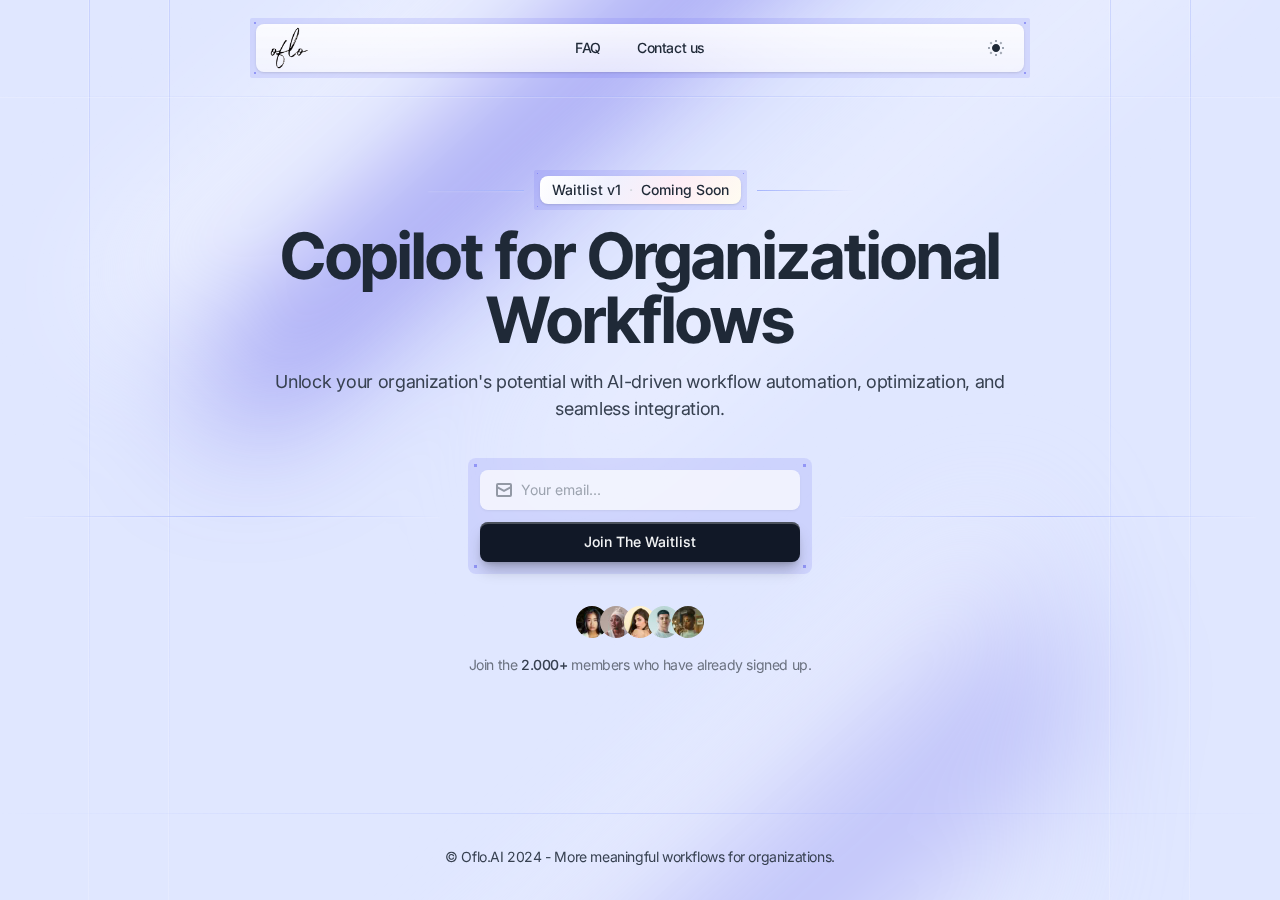
<file: index.html>
<!DOCTYPE html>
<html lang="en">
  <head>
    <meta charset="utf-8" />
    <title>Oflo.AI</title>
    <meta name="viewport" content="width=device-width,initial-scale=1" />
    <link href="./style.css" rel="stylesheet" />
    <script src="https://code.jquery.com/jquery-3.6.0.min.js"></script>
    <script src="js/components.js"></script>
    <script>
      if (
        localStorage.getItem("dark-mode") === "false" ||
        !("dark-mode" in localStorage)
      ) {
        document.querySelector("html").classList.remove("dark");
      } else {
        document.querySelector("html").classList.add("dark");
      }
    </script>
  </head>

  <body
    class="font-inter antialiased bg-indigo-100 text-gray-800 dark:bg-gray-900 dark:text-gray-200 tracking-tight"
  >
    <!-- Page wrapper -->
    <div
      class="relative flex flex-col min-h-screen overflow-hidden supports-[overflow:clip]:overflow-clip"
    >
      <!-- Bg coloured shapes -->
      <div
        class="absolute inset-y-0 w-[1102px] left-1/2 -translate-x-1/2 -z-10 pointer-events-none blur-3xl"
        aria-hidden="true"
      >
        <div
          class="absolute w-[960px] h-24 top-12 animate-[swing_8s_ease-in-out_infinite] before:absolute before:inset-0 before:rounded-tl-full before:rounded-br-full before:bg-gradient-to-b before:from-transparent before:to-transparent before:via-indigo-600 before:-rotate-[42deg]"
        ></div>
        <div
          class="absolute w-[960px] h-24 -top-12 -left-28 animate-[swing_15s_-1s_ease-in-out_infinite] before:absolute before:inset-0 before:rounded-tl-full before:rounded-br-full before:bg-gradient-to-b before:from-transparent before:to-transparent before:via-white dark:before:via-indigo-400 before:-rotate-[42deg]"
        ></div>
        <div
          class="absolute w-[960px] h-16 top-36 left-80 animate-[swing_7s_-2s_ease-in-out_infinite] before:absolute before:inset-0 before:rounded-tl-full before:rounded-br-full before:bg-gradient-to-b before:from-transparent before:to-transparent before:via-white dark:before:via-indigo-400 before:-rotate-[42deg]"
        ></div>
        <div
          class="absolute w-[960px] h-64 top-[820px] left-44 animate-[swing_10s_ease-in-out_infinite] before:absolute before:inset-0 before:rounded-tl-full before:rounded-br-full before:bg-gradient-to-b before:from-transparent before:to-transparent before:via-indigo-600/30 dark:before:via-indigo-400/30 before:-rotate-[42deg]"
        ></div>
        <div
          class="absolute w-[480px] h-12 top-[970px] left-[550px] animate-[swing_15s_-2s_ease-in-out_infinite] before:absolute before:inset-0 before:rounded-tl-full before:rounded-br-full before:bg-gradient-to-b before:from-transparent before:to-transparent before:via-white dark:before:via-indigo-950 before:-rotate-[42deg]"
        ></div>
        <div
          class="absolute w-[960px] h-16 top-[820px] left-24 animate-[swing_9s_-3s_ease-in-out_infinite] before:absolute before:inset-0 before:rounded-tl-full before:rounded-br-full before:bg-gradient-to-b before:from-transparent before:to-transparent before:via-white dark:before:via-indigo-900 before:-rotate-[42deg]"
        ></div>
      </div>

      <!-- Vertical lines -->
      <div
        class="absolute inset-y-0 w-[1102px] left-1/2 -translate-x-1/2 -z-10 pointer-events-none"
        aria-hidden="true"
      >
        <!-- Left side -->
        <div
          class="before:absolute before:inset-y-0 before:left-0 before:border-l before:[border-image:linear-gradient(to_bottom,theme(colors.indigo.300/.4),transparent)1] dark:before:[border-image:linear-gradient(to_bottom,theme(colors.indigo.300/.16),transparent)1] before:shadow-[-1px_0_0_0_theme(colors.white/.2)] dark:before:shadow-none after:absolute after:inset-y-0 after:left-20 after:border-l after:[border-image:linear-gradient(to_bottom,theme(colors.indigo.300/.4),transparent)1] dark:after:[border-image:linear-gradient(to_bottom,theme(colors.indigo.300/.16),transparent)1] after:shadow-[-1px_0_0_0_theme(colors.white/.2)] dark:after:shadow-none"
        ></div>
        <!-- Right side -->
        <div
          class="before:absolute before:inset-y-0 before:right-0 before:border-l before:[border-image:linear-gradient(to_bottom,theme(colors.indigo.300/.4),transparent)1] dark:before:[border-image:linear-gradient(to_bottom,theme(colors.indigo.300/.16),transparent)1] before:shadow-[-1px_0_0_0_theme(colors.white/.2)] dark:before:shadow-none after:absolute after:inset-y-0 after:right-20 after:border-l after:[border-image:linear-gradient(to_bottom,theme(colors.indigo.300/.4),transparent)1] dark:after:[border-image:linear-gradient(to_bottom,theme(colors.indigo.300/.16),transparent)1] after:shadow-[-1px_0_0_0_theme(colors.white/.2)] dark:after:shadow-none"
        ></div>
      </div>

      <!-- Site header -->
      <header
        class="absolute top-4 md:top-6 w-full z-30 pb-4 md:pb-6 border-b [border-image:linear-gradient(to_right,transparent,theme(colors.indigo.300/.4),transparent)1] dark:[border-image:linear-gradient(to_right,transparent,theme(colors.indigo.300/.16),transparent)1] shadow-[0_1px_0_0_theme(colors.white/.2)] dark:shadow-none"
      >
        <div class="px-4 sm:px-6">
          <div class="max-w-3xl mx-auto">
            <div
              class="relative flex items-center justify-between gap-x-2 h-12 bg-gradient-to-b from-white/90 to-white/70 dark:from-gray-700/80 dark:to-gray-700/70 rounded-lg px-3 shadow"
            >
              <!-- Border with dots in corners -->
              <div
                class="absolute -inset-1.5 bg-indigo-500/15 dark:bg-gray-800/50 rounded-sm -z-10 before:absolute before:inset-y-0 before:left-0 before:w-[10px] before:bg-[length:10px_10px] before:[background-position:top_center,bottom_center] before:bg-no-repeat before:[background-image:radial-gradient(circle_at_center,theme(colors.indigo.500/.56)_1px,transparent_1px),radial-gradient(circle_at_center,theme(colors.indigo.500/.56)_1px,transparent_1px)] dark:before:[background-image:radial-gradient(circle_at_center,theme(colors.gray.600/.56)_1px,transparent_1px),radial-gradient(circle_at_center,theme(colors.gray.600/.56)_1px,transparent_1px)] after:absolute after:inset-y-0 after:right-0 after:w-[10px] after:bg-[length:10px_10px] after:[background-position:top_center,bottom_center] after:bg-no-repeat after:[background-image:radial-gradient(circle_at_center,theme(colors.indigo.500/.56)_1px,transparent_1px),radial-gradient(circle_at_center,theme(colors.indigo.500/.56)_1px,transparent_1px)] dark:after:[background-image:radial-gradient(circle_at_center,theme(colors.gray.600/.56)_1px,transparent_1px),radial-gradient(circle_at_center,theme(colors.gray.600/.56)_1px,transparent_1px)]"
                aria-hidden="true"
              ></div>

              <!-- Site branding -->
              <div class="flex-1">
                <!-- Logo -->
                <a href="index.html">
                  <img
                    class="h-8 logo-image"
                    alt="Oflo.AI"
                    height="42"
                    width="42"
                  />
                </a>
              </div>

              <!-- Navigation links -->
              <nav class="flex justify-center">
                <ul class="flex items-center sm:gap-x-3 text-sm font-medium">
                  <li>
                    <a
                      class="text-gray-800 dark:text-gray-200 rounded-lg hover:bg-indigo-100 dark:hover:bg-gray-800/30 transition-colors py-1.5 px-3"
                      href="faq.html"
                      >FAQ</a
                    >
                  </li>
                  <li>
                    <a
                      class="text-gray-800 dark:text-gray-200 rounded-lg hover:bg-indigo-100 dark:hover:bg-gray-800/30 transition-colors py-1.5 px-3"
                      href="contact.html"
                      >Contact us</a
                    >
                  </li>
                </ul>
              </nav>

              <!-- Dark / Light mode toggle -->
              <div class="flex-1 flex justify-end">
                <input
                  type="checkbox"
                  name="light-switch"
                  id="light-switch"
                  class="light-switch sr-only"
                />
                <label class="cursor-pointer p-2" for="light-switch">
                  <svg
                    width="16"
                    height="16"
                    xmlns="http://www.w3.org/2000/svg"
                  >
                    <path
                      class="fill-gray-400 dark:fill-gray-500"
                      d="M9 0H7v2h2V0ZM14.294 3.052 12.88 1.637 11.466 3.05l1.413 1.414 1.415-1.413ZM16 7h-2v2h2V7ZM11.535 13.02l1.415 1.413 1.414-1.415-1.415-1.413-1.414 1.414ZM9 14H7v2h2v-2ZM1.566 12.948l1.414 1.415 1.415-1.413-1.414-1.415-1.415 1.413ZM2 7H0v2h2V7ZM4.465 3.12 3.05 1.707 1.636 3.12l1.415 1.414L4.465 3.12Z"
                    />
                    <path
                      class="fill-gray-800 dark:fill-gray-200"
                      d="M8 4C5.8 4 4 5.8 4 8s1.8 4 4 4 4-1.8 4-4-1.8-4-4-4Z"
                    />
                  </svg>
                  <span class="sr-only">Switch to light / dark version</span>
                </label>
              </div>
            </div>
          </div>
        </div>
      </header>

      <!-- Page content -->
      <main class="grow">
        <section>
          <div class="pt-32 pb-12 md:pt-44 md:pb-20">
            <div class="px-4 sm:px-6">
              <div class="max-w-3xl mx-auto mb-12">
                <div class="text-center">
                  <div
                    class="relative flex items-center justify-center gap-4 mb-5 before:h-px before:w-24 before:border-b before:[border-image:linear-gradient(to_left,theme(colors.indigo.300),transparent)1] dark:before:[border-image:linear-gradient(to_left,theme(colors.indigo.300/.16),transparent)1] before:shadow-sm before:shadow-white/20 dark:before:shadow-none after:h-px after:w-24 after:border-b after:[border-image:linear-gradient(to_right,theme(colors.indigo.300),transparent)1] dark:after:[border-image:linear-gradient(to_right,theme(colors.indigo.300/.16),transparent)1] after:shadow-sm after:shadow-white/20 dark:after:shadow-none"
                  >
                    <div
                      class="relative text-sm font-medium text-gray-700 bg-white dark:bg-gray-700 inline-flex rounded-lg whitespace-nowrap px-3 py-[3px] tracking-normal before:absolute before:inset-0 before:rounded-lg before:[background-image:linear-gradient(120deg,transparent_0%,theme(colors.indigo.400/.12)_33%,theme(colors.pink.400/.12)_66%,theme(colors.amber.200/.12)_100%)] dark:before:[background-image:linear-gradient(120deg,theme(colors.indigo.400/.16),theme(colors.indigo.600/.16)_50%,transparent_100%)] shadow"
                    >
                      <!-- Border with dots in corners -->
                      <div
                        class="absolute -inset-1.5 bg-indigo-500/15 dark:bg-gray-800/65 rounded-sm -z-10 before:absolute before:inset-y-0 before:left-0 before:w-[7px] before:bg-[length:7px_7px] before:[background-position:top_center,bottom_center] before:bg-no-repeat before:[background-image:radial-gradient(circle_at_center,theme(colors.indigo.500/.56)_0.5px,transparent_0.5px),radial-gradient(circle_at_center,theme(colors.indigo.500/.56)_0.5px,transparent_0.5px)] dark:before:[background-image:radial-gradient(circle_at_center,theme(colors.gray.600/.56)_0.5px,transparent_0.5px),radial-gradient(circle_at_center,theme(colors.gray.600/.56)_0.5px,transparent_0.5px)] after:absolute after:inset-y-0 after:right-0 after:w-[7px] after:bg-[length:7px_7px] after:[background-position:top_center,bottom_center] after:bg-no-repeat after:[background-image:radial-gradient(circle_at_center,theme(colors.indigo.500/.56)_0.5px,transparent_0.5px),radial-gradient(circle_at_center,theme(colors.indigo.500/.56)_0.5px,transparent_0.5px)] dark:after:[background-image:radial-gradient(circle_at_center,theme(colors.gray.600/.56)_0.5px,transparent_0.5px),radial-gradient(circle_at_center,theme(colors.gray.600/.56)_0.5px,transparent_0.5px)]"
                        aria-hidden="true"
                      ></div>
                      <span
                        class="relative text-gray-800 dark:text-transparent dark:bg-clip-text dark:bg-gradient-to-b dark:from-indigo-500 dark:to-indigo-50"
                        >Waitlist v1
                        <span class="text-gray-300 mx-1">·</span> Coming
                        Soon</span
                      >
                    </div>
                  </div>

                  <h1
                    class="font-inter-tight text-5xl md:text-6xl font-bold text-gray-800 dark:text-transparent dark:bg-clip-text dark:bg-gradient-to-b dark:from-indigo-200 dark:to-gray-200 pb-4"
                  >
                    Copilot for Organizational Workflows
                  </h1>
                  <p class="text-lg text-gray-700 dark:text-gray-400">
                    Unlock your organization's potential with AI-driven workflow
                    automation, optimization, and seamless integration.
                  </p>
                </div>
              </div>

              <div
                class="relative flex items-center justify-center gap-10 before:h-px before:w-full before:border-b before:[border-image:linear-gradient(to_right,transparent,theme(colors.indigo.300/.8),transparent)1] dark:before:[border-image:linear-gradient(to_right,transparent,theme(colors.indigo.300/.16),transparent)1] before:shadow-sm before:shadow-white/20 dark:before:shadow-none after:h-px after:w-full after:border-b after:[border-image:linear-gradient(to_right,transparent,theme(colors.indigo.300/.8),transparent)1] dark:after:[border-image:linear-gradient(to_right,transparent,theme(colors.indigo.300/.16),transparent)1] after:shadow-sm after:shadow-white/20 dark:after:shadow-none mb-11"
              >
                <div class="w-full max-w-xs mx-auto shrink-0">
                  <form id="waitlistForm" class="relative">
                    <!-- Border with dots in corners -->
                    <div
                      class="absolute -inset-3 bg-indigo-500/15 dark:bg-transparent dark:bg-gradient-to-b dark:from-gray-700/80 dark:to-gray-700/70 rounded-lg -z-10 before:absolute before:inset-y-0 before:left-0 before:w-[15px] before:bg-[length:15px_15px] before:[background-position:top_center,bottom_center] before:bg-no-repeat before:[background-image:radial-gradient(circle_at_center,theme(colors.indigo.500/.56)_1.5px,transparent_1.5px),radial-gradient(circle_at_center,theme(colors.indigo.500/.56)_1.5px,transparent_1.5px)] dark:before:[background-image:radial-gradient(circle_at_center,theme(colors.gray.600)_1.5px,transparent_1.5px),radial-gradient(circle_at_center,theme(colors.gray.600)_1.5px,transparent_1.5px)] after:absolute after:inset-y-0 after:right-0 after:w-[15px] after:bg-[length:15px_15px] after:[background-position:top_center,bottom_center] after:bg-no-repeat after:[background-image:radial-gradient(circle_at_center,theme(colors.indigo.500/.56)_1.5px,transparent_1.5px),radial-gradient(circle_at_center,theme(colors.indigo.500/.56)_1.5px,transparent_1.5px)] dark:after:[background-image:radial-gradient(circle_at_center,theme(colors.gray.600)_1.5px,transparent_1.5px),radial-gradient(circle_at_center,theme(colors.gray.600)_1.5px,transparent_1.5px)]"
                      aria-hidden="true"
                    ></div>

                    <div class="space-y-3">
                      <div>
                        <label class="sr-only" for="email">Email</label>
                        <div class="relative">
                          <div
                            class="absolute inset-y-0 left-0 text-gray-500/70 dark:text-gray-400/70 pl-4 flex items-center pointer-events-none"
                          >
                            <svg
                              class="fill-current"
                              xmlns="http://www.w3.org/2000/svg"
                              width="16"
                              height="14"
                            >
                              <path
                                d="M14 0H2a2 2 0 0 0-2 2v10a2 2 0 0 0 2 2h12a2 2 0 0 0 2-2V2a2 2 0 0 0-2-2Zm0 12H2V5.723l5.504 3.145a.998.998 0 0 0 .992 0L14 5.723V12Zm0-8.58L8 6.849 2 3.42V2h12v1.42Z"
                              />
                            </svg>
                          </div>
                          <input
                            id="waitlistEmail"
                            name="email"
                            class="form-input text-sm w-full pl-10 pr-4"
                            type="email"
                            placeholder="Your email..."
                            required
                          />
                        </div>
                      </div>
                      <div>
                        <button
                          type="submit"
                          class="btn text-gray-100 bg-gray-900 hover:bg-gray-800 dark:text-gray-800 dark:bg-gray-100 dark:hover:bg-white w-full"
                        >
                          Join The Waitlist
                        </button>
                      </div>
                    </div>
                  </form>
                </div>
              </div>

              <div class="max-w-3xl mx-auto">
                <div class="text-center">
                  <!-- Avatars -->
                  <ul class="flex justify-center -space-x-2 mb-4">
                    <li>
                      <img
                        class="rounded-full"
                        src="./images/avatar-01.jpg"
                        width="32"
                        height="32"
                        alt="Avatar 01"
                      />
                    </li>
                    <li>
                      <img
                        class="rounded-full"
                        src="./images/avatar-02.jpg"
                        width="32"
                        height="32"
                        alt="Avatar 02"
                      />
                    </li>
                    <li>
                      <img
                        class="rounded-full"
                        src="./images/avatar-03.jpg"
                        width="32"
                        height="32"
                        alt="Avatar 03"
                      />
                    </li>
                    <li>
                      <img
                        class="rounded-full"
                        src="./images/avatar-04.jpg"
                        width="32"
                        height="32"
                        alt="Avatar 04"
                      />
                    </li>
                    <li>
                      <img
                        class="rounded-full"
                        src="./images/avatar-05.jpg"
                        width="32"
                        height="32"
                        alt="Avatar 05"
                      />
                    </li>
                  </ul>
                  <p class="text-sm text-gray-500">
                    Join the
                    <span class="text-gray-700 dark:text-gray-200 font-medium"
                      >2.000+</span
                    >
                    members who have already signed up.
                  </p>
                </div>
              </div>
            </div>
          </div>
        </section>
      </main>

      <!-- Site footer -->
      <footer
        class="border-t [border-image:linear-gradient(to_right,transparent,theme(colors.indigo.300/.4),transparent)1] dark:[border-image:linear-gradient(to_right,transparent,theme(colors.indigo.300/.16),transparent)1] shadow-[0_1px_0_0_theme(colors.white/.2)] dark:shadow-none"
      >
        <div class="px-4 sm:px-6">
          <div class="max-w-3xl mx-auto">
            <div class="text-center py-8">
              <p class="text-sm text-gray-700 dark:text-gray-400">
                &copy; Oflo.AI 2024 - More meaningful workflows for
                organizations.
              </p>
            </div>
          </div>
        </div>
      </footer>
    </div>

    <script src="./js/vendors/alpinejs.min.js" defer></script>
    <script src="./js/main.js"></script>

    <script>
      document
        .getElementById("waitlistForm")
        .addEventListener("submit", function (e) {
          e.preventDefault();
          const email = document.getElementById("waitlistEmail").value;
          const domain = window.location.href;

          fetch("https://app.oflo.ai/api/v1/waitlist", {
            method: "POST",
            headers: {
              "Content-Type": "application/json",
            },
            body: JSON.stringify({ email: email, domain: domain }),
          })
            .then((response) => response.json())
            .then((data) => {
              alert(data.message); // You might want to replace this with a more user-friendly notification
              if (data.message === "Successfully added to waitlist") {
                document.getElementById("waitlistForm").reset();
              }
            })
            .catch((error) => {
              console.error("Error:", error);
              alert("An error occurred. Please try again.");
            });
        });
    </script>
  </body>
</html>
</file>
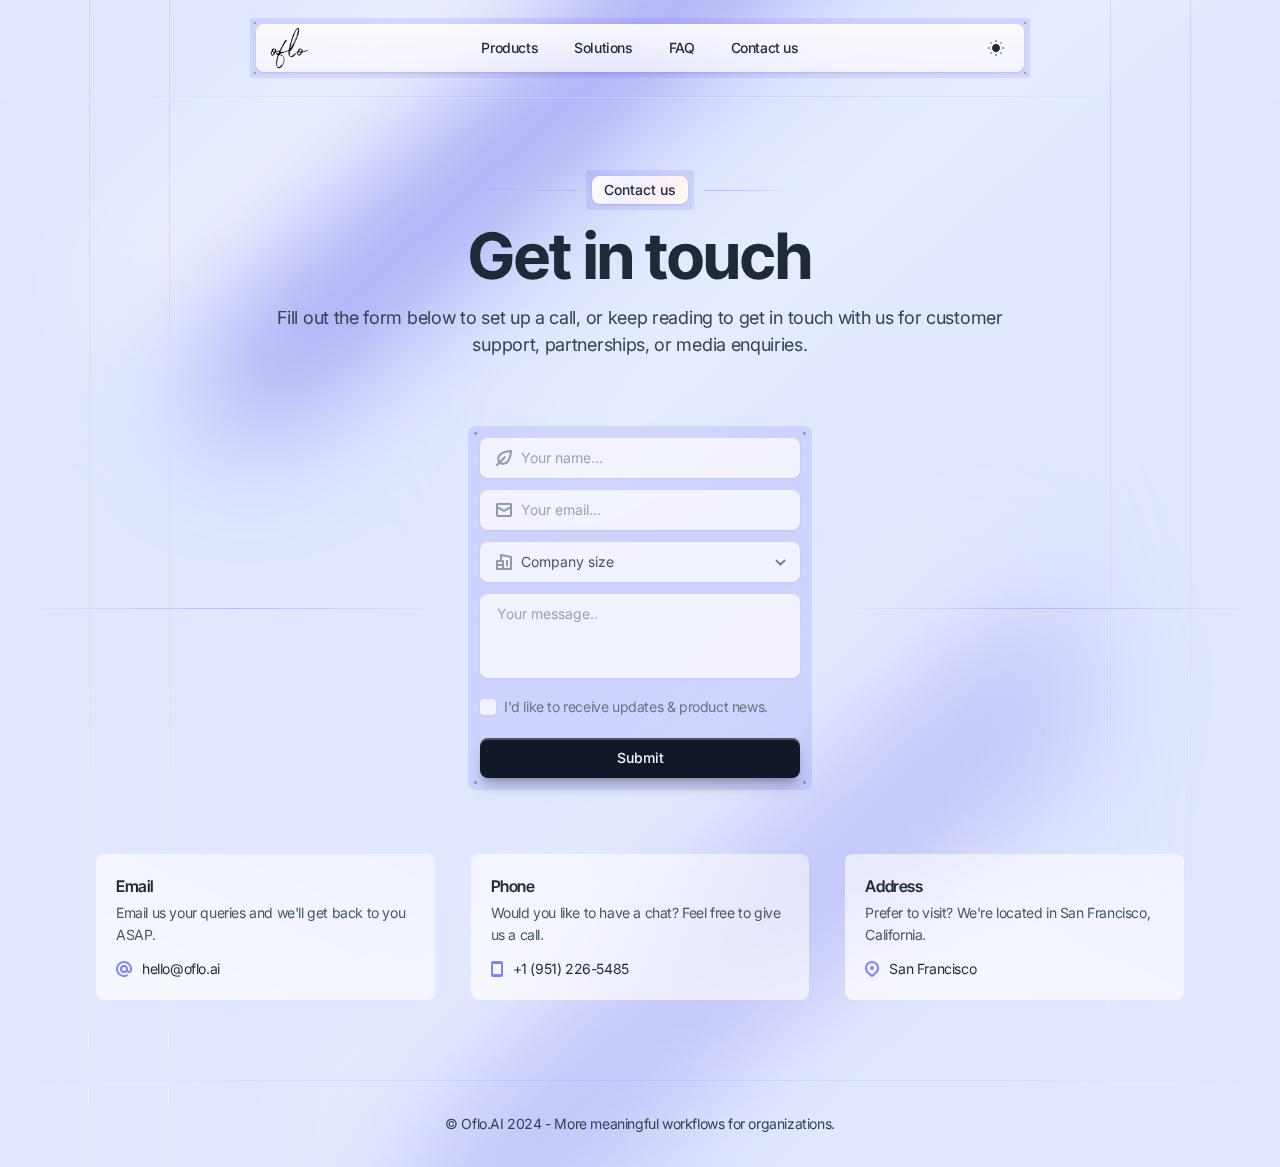
<file: contact.html>
<!DOCTYPE html>
<html lang="en">

<head>
    <meta charset="utf-8">
    <title>Oflo.AI - Contact</title>
    <meta name="viewport" content="width=device-width,initial-scale=1">
    <link href="./style.css" rel="stylesheet">
    <script>
        if (localStorage.getItem('dark-mode') === 'false' || !('dark-mode' in localStorage)) {
            document.querySelector('html').classList.remove('dark');
        } else {
            document.querySelector('html').classList.add('dark');
        }
    </script>

    <script>
        !function (t, e) { var o, n, p, r; e.__SV || (window.posthog = e, e._i = [], e.init = function (i, s, a) { function g(t, e) { var o = e.split("."); 2 == o.length && (t = t[o[0]], e = o[1]), t[e] = function () { t.push([e].concat(Array.prototype.slice.call(arguments, 0))) } } (p = t.createElement("script")).type = "text/javascript", p.async = !0, p.src = s.api_host.replace(".i.posthog.com", "-assets.i.posthog.com") + "/static/array.js", (r = t.getElementsByTagName("script")[0]).parentNode.insertBefore(p, r); var u = e; for (void 0 !== a ? u = e[a] = [] : a = "posthog", u.people = u.people || [], u.toString = function (t) { var e = "posthog"; return "posthog" !== a && (e += "." + a), t || (e += " (stub)"), e }, u.people.toString = function () { return u.toString(1) + ".people (stub)" }, o = "capture identify alias people.set people.set_once set_config register register_once unregister opt_out_capturing has_opted_out_capturing opt_in_capturing reset isFeatureEnabled onFeatureFlags getFeatureFlag getFeatureFlagPayload reloadFeatureFlags group updateEarlyAccessFeatureEnrollment getEarlyAccessFeatures getActiveMatchingSurveys getSurveys getNextSurveyStep onSessionId setPersonProperties".split(" "), n = 0; n < o.length; n++)g(u, o[n]); e._i.push([i, s, a]) }, e.__SV = 1) }(document, window.posthog || []);
        posthog.init('phc_pqCMgZ17OZmggH9xHG6mhpv1ScC7xKbpS13EjVsp3qA', {
            api_host: 'https://us.i.posthog.com', person_profiles: 'identified_only' // or 'always' to create profiles for anonymous users as well
        })
    </script>
    <!-- Google tag (gtag.js) -->
    <script async src="https://www.googletagmanager.com/gtag/js?id=G-GPM2F64PZP"></script>
    <script>
        window.dataLayer = window.dataLayer || [];
        function gtag() { dataLayer.push(arguments); }
        gtag('js', new Date());
        gtag('config', 'G-GPM2F64PZP');
    </script>
</head>

<body class="font-inter antialiased bg-indigo-100 text-gray-800 dark:bg-gray-900 dark:text-gray-200 tracking-tight">

    <!-- Page wrapper -->
    <div class="relative flex flex-col min-h-screen overflow-hidden supports-[overflow:clip]:overflow-clip">

        <!-- Bg coloured shapes -->
        <div class="absolute inset-y-0 w-[1102px] left-1/2 -translate-x-1/2 -z-10 pointer-events-none blur-3xl"
            aria-hidden="true">
            <div
                class="absolute w-[960px] h-24 top-12 animate-[swing_8s_ease-in-out_infinite] before:absolute before:inset-0 before:rounded-tl-full before:rounded-br-full before:bg-gradient-to-b before:from-transparent before:to-transparent before:via-indigo-600 before:-rotate-[42deg]">
            </div>
            <div
                class="absolute w-[960px] h-24 -top-12 -left-28 animate-[swing_15s_-1s_ease-in-out_infinite] before:absolute before:inset-0 before:rounded-tl-full before:rounded-br-full before:bg-gradient-to-b before:from-transparent before:to-transparent before:via-white dark:before:via-indigo-400 before:-rotate-[42deg]">
            </div>
            <div
                class="absolute w-[960px] h-16 top-36 left-80 animate-[swing_7s_-2s_ease-in-out_infinite] before:absolute before:inset-0 before:rounded-tl-full before:rounded-br-full before:bg-gradient-to-b before:from-transparent before:to-transparent before:via-white dark:before:via-indigo-400 before:-rotate-[42deg]">
            </div>
            <div
                class="absolute w-[960px] h-64 top-[820px] left-44 animate-[swing_10s_ease-in-out_infinite] before:absolute before:inset-0 before:rounded-tl-full before:rounded-br-full before:bg-gradient-to-b before:from-transparent before:to-transparent before:via-indigo-600/30 dark:before:via-indigo-400/30 before:-rotate-[42deg]">
            </div>
            <div
                class="absolute w-[480px] h-12 top-[970px] left-[550px] animate-[swing_15s_-2s_ease-in-out_infinite] before:absolute before:inset-0 before:rounded-tl-full before:rounded-br-full before:bg-gradient-to-b before:from-transparent before:to-transparent before:via-white dark:before:via-indigo-950 before:-rotate-[42deg]">
            </div>
            <div
                class="absolute w-[960px] h-16 top-[820px] left-24 animate-[swing_9s_-3s_ease-in-out_infinite] before:absolute before:inset-0 before:rounded-tl-full before:rounded-br-full before:bg-gradient-to-b before:from-transparent before:to-transparent before:via-white dark:before:via-indigo-900 before:-rotate-[42deg]">
            </div>
        </div>

        <!-- Vertical lines -->
        <div class="absolute inset-y-0 w-[1102px] left-1/2 -translate-x-1/2 -z-10 pointer-events-none"
            aria-hidden="true">
            <!-- Left side -->
            <div
                class="before:absolute before:inset-y-0 before:left-0 before:border-l before:[border-image:linear-gradient(to_bottom,theme(colors.indigo.300/.4),transparent)1] dark:before:[border-image:linear-gradient(to_bottom,theme(colors.indigo.300/.16),transparent)1] before:shadow-[-1px_0_0_0_theme(colors.white/.2)] dark:before:shadow-none after:absolute after:inset-y-0 after:left-20 after:border-l after:[border-image:linear-gradient(to_bottom,theme(colors.indigo.300/.4),transparent)1] dark:after:[border-image:linear-gradient(to_bottom,theme(colors.indigo.300/.16),transparent)1] after:shadow-[-1px_0_0_0_theme(colors.white/.2)] dark:after:shadow-none">
            </div>
            <!-- Right side -->
            <div
                class="before:absolute before:inset-y-0 before:right-0 before:border-l before:[border-image:linear-gradient(to_bottom,theme(colors.indigo.300/.4),transparent)1] dark:before:[border-image:linear-gradient(to_bottom,theme(colors.indigo.300/.16),transparent)1] before:shadow-[-1px_0_0_0_theme(colors.white/.2)] dark:before:shadow-none after:absolute after:inset-y-0 after:right-20 after:border-l after:[border-image:linear-gradient(to_bottom,theme(colors.indigo.300/.4),transparent)1] dark:after:[border-image:linear-gradient(to_bottom,theme(colors.indigo.300/.16),transparent)1] after:shadow-[-1px_0_0_0_theme(colors.white/.2)] dark:after:shadow-none">
            </div>
        </div>

        <!-- Site header -->
        <header
            class="absolute top-4 md:top-6 w-full z-30 pb-4 md:pb-6 border-b [border-image:linear-gradient(to_right,transparent,theme(colors.indigo.300/.4),transparent)1] dark:[border-image:linear-gradient(to_right,transparent,theme(colors.indigo.300/.16),transparent)1] shadow-[0_1px_0_0_theme(colors.white/.2)] dark:shadow-none">
            <div class="px-4 sm:px-6">
                <div class="max-w-3xl mx-auto">
                    <div
                        class="relative flex items-center justify-between gap-x-2 h-12 bg-gradient-to-b from-white/90 to-white/70 dark:from-gray-700/80 dark:to-gray-700/70 rounded-lg px-3 shadow">
                        <!-- Border with dots in corners -->
                        <div class="absolute -inset-1.5 bg-indigo-500/15 dark:bg-gray-800/50 rounded-sm -z-10 before:absolute before:inset-y-0 before:left-0 before:w-[10px] before:bg-[length:10px_10px] before:[background-position:top_center,bottom_center] before:bg-no-repeat before:[background-image:radial-gradient(circle_at_center,theme(colors.indigo.500/.56)_1px,transparent_1px),radial-gradient(circle_at_center,theme(colors.indigo.500/.56)_1px,transparent_1px)] dark:before:[background-image:radial-gradient(circle_at_center,theme(colors.gray.600/.56)_1px,transparent_1px),radial-gradient(circle_at_center,theme(colors.gray.600/.56)_1px,transparent_1px)] after:absolute after:inset-y-0 after:right-0 after:w-[10px] after:bg-[length:10px_10px] after:[background-position:top_center,bottom_center] after:bg-no-repeat after:[background-image:radial-gradient(circle_at_center,theme(colors.indigo.500/.56)_1px,transparent_1px),radial-gradient(circle_at_center,theme(colors.indigo.500/.56)_1px,transparent_1px)] dark:after:[background-image:radial-gradient(circle_at_center,theme(colors.gray.600/.56)_1px,transparent_1px),radial-gradient(circle_at_center,theme(colors.gray.600/.56)_1px,transparent_1px)]"
                            aria-hidden="true"></div>

                        <!-- Site branding -->
                        <div class="flex-1">
                            <!-- Logo -->
                            <a href="index.html">
                                <img class="h-8 logo-image" alt="Oflo.AI" height="42" width="42" />
                            </a>
                        </div>

                        <!-- Navigation links -->
                        <nav class="relative flex justify-center">
                            <ul class="flex items-center sm:gap-x-3 text-sm font-medium">
                                <li>
                                    <a class="text-gray-800 dark:text-gray-200 rounded-lg hover:bg-indigo-100 dark:hover:bg-gray-800/30 transition-colors py-1.5 px-3"
                                        href="products.html">Products</a>
                                </li>
                                <li>
                                    <a class="text-gray-800 dark:text-gray-200 rounded-lg hover:bg-indigo-100 dark:hover:bg-gray-800/30 transition-colors py-1.5 px-3"
                                        href="solutions.html">Solutions</a>
                                </li>
                                <li>
                                    <a class="text-gray-800 dark:text-gray-200 rounded-lg hover:bg-indigo-100 dark:hover:bg-gray-800/30 transition-colors py-1.5 px-3"
                                        href="faq.html">FAQ</a>
                                </li>
                                <li>
                                    <a class="text-gray-800 dark:text-gray-200 rounded-lg hover:bg-indigo-100 dark:hover:bg-gray-800/30 transition-colors py-1.5 px-3"
                                        href="contact.html">Contact us</a>
                                </li>
                            </ul>
                        </nav>


                        <!-- Dark / Light mode toggle -->
                        <div class="flex-1 flex justify-end">
                            <input type="checkbox" name="light-switch" id="light-switch" class="light-switch sr-only" />
                            <label class="cursor-pointer p-2" for="light-switch">
                                <svg width="16" height="16" xmlns="http://www.w3.org/2000/svg">
                                    <path class="fill-gray-400 dark:fill-gray-500"
                                        d="M9 0H7v2h2V0ZM14.294 3.052 12.88 1.637 11.466 3.05l1.413 1.414 1.415-1.413ZM16 7h-2v2h2V7ZM11.535 13.02l1.415 1.413 1.414-1.415-1.415-1.413-1.414 1.414ZM9 14H7v2h2v-2ZM1.566 12.948l1.414 1.415 1.415-1.413-1.414-1.415-1.415 1.413ZM2 7H0v2h2V7ZM4.465 3.12 3.05 1.707 1.636 3.12l1.415 1.414L4.465 3.12Z" />
                                    <path class="fill-gray-800 dark:fill-gray-200"
                                        d="M8 4C5.8 4 4 5.8 4 8s1.8 4 4 4 4-1.8 4-4-1.8-4-4-4Z" />
                                </svg>
                                <span class="sr-only">Switch to light / dark version</span>
                            </label>
                        </div>
                    </div>
                </div>
            </div>
        </header>

        <!-- Page content -->
        <main class="grow">

            <section>
                <div class="pt-32 pb-12 md:pt-44 md:pb-20">
                    <div class="px-4 sm:px-6">

                        <div class="max-w-3xl mx-auto mb-12 md:mb-20">
                            <div class="text-center">

                                <div
                                    class="relative flex items-center justify-center gap-4 mb-5 before:h-px before:w-24 before:border-b before:[border-image:linear-gradient(to_left,theme(colors.indigo.300),transparent)1] dark:before:[border-image:linear-gradient(to_left,theme(colors.indigo.300/.16),transparent)1] before:shadow-sm before:shadow-white/20 dark:before:shadow-none after:h-px after:w-24 after:border-b after:[border-image:linear-gradient(to_right,theme(colors.indigo.300),transparent)1] dark:after:[border-image:linear-gradient(to_right,theme(colors.indigo.300/.16),transparent)1] after:shadow-sm after:shadow-white/20 dark:after:shadow-none">
                                    <div
                                        class="relative text-sm font-medium text-gray-700 bg-white dark:bg-gray-700 inline-flex rounded-lg whitespace-nowrap px-3 py-[3px] tracking-normal before:absolute before:inset-0 before:rounded-lg before:[background-image:linear-gradient(120deg,transparent_0%,theme(colors.indigo.400/.12)_33%,theme(colors.pink.400/.12)_66%,theme(colors.amber.200/.12)_100%)] dark:before:[background-image:linear-gradient(120deg,theme(colors.indigo.400/.16),theme(colors.indigo.600/.16)_50%,transparent_100%)] shadow">
                                        <!-- Border with dots in corners -->
                                        <div class="absolute -inset-1.5 bg-indigo-500/15 dark:bg-gray-800/65 rounded-sm -z-10 before:absolute before:inset-y-0 before:left-0 before:w-[7px] before:bg-[length:7px_7px] before:[background-position:top_center,bottom_center] before:bg-no-repeat before:[background-image:radial-gradient(circle_at_center,theme(colors.indigo.500/.56)_0.5px,transparent_0.5px),radial-gradient(circle_at_center,theme(colors.indigo.500/.56)_0.5px,transparent_0.5px)] dark:before:[background-image:radial-gradient(circle_at_center,theme(colors.gray.600/.56)_0.5px,transparent_0.5px),radial-gradient(circle_at_center,theme(colors.gray.600/.56)_0.5px,transparent_0.5px)] after:absolute after:inset-y-0 after:right-0 after:w-[7px] after:bg-[length:7px_7px] after:[background-position:top_center,bottom_center] after:bg-no-repeat after:[background-image:radial-gradient(circle_at_center,theme(colors.indigo.500/.56)_0.5px,transparent_0.5px),radial-gradient(circle_at_center,theme(colors.indigo.500/.56)_0.5px,transparent_0.5px)] dark:after:[background-image:radial-gradient(circle_at_center,theme(colors.gray.600/.56)_0.5px,transparent_0.5px),radial-gradient(circle_at_center,theme(colors.gray.600/.56)_0.5px,transparent_0.5px)]"
                                            aria-hidden="true"></div>
                                        <span
                                            class="relative text-gray-800 dark:text-transparent dark:bg-clip-text dark:bg-gradient-to-b dark:from-indigo-500 dark:to-indigo-50">Contact
                                            us</span>
                                    </div>
                                </div>

                                <h1
                                    class="font-inter-tight text-5xl md:text-6xl font-bold text-gray-800 dark:text-transparent dark:bg-clip-text dark:bg-gradient-to-b dark:from-indigo-200 dark:to-gray-200 pb-4">
                                    Get in touch</h1>
                                <p class="text-lg text-gray-700 dark:text-gray-400">
                                    Fill out the form below to set up a call, or keep reading to get in touch with us
                                    for customer support, partnerships, or media enquiries.
                                </p>

                            </div>
                        </div>

                        <!-- Contact form -->
                        <div
                            class="relative flex items-center justify-center gap-10 before:h-px before:w-full before:border-b before:[border-image:linear-gradient(to_right,transparent,theme(colors.indigo.300/.8),transparent)1] dark:before:[border-image:linear-gradient(to_right,transparent,theme(colors.indigo.300/.16),transparent)1] before:shadow-sm before:shadow-white/20 dark:before:shadow-none after:h-px after:w-full after:border-b after:[border-image:linear-gradient(to_right,transparent,theme(colors.indigo.300/.8),transparent)1] dark:after:[border-image:linear-gradient(to_right,transparent,theme(colors.indigo.300/.16),transparent)1] after:shadow-sm after:shadow-white/20 dark:after:shadow-none mb-16 pb-3">
                            <div class="w-full max-w-xs mx-auto shrink-0">
                                <form id="contactForm" class="relative">

                                    <!-- Border with dots in corners -->
                                    <div class="absolute -inset-3 bg-indigo-500/15 dark:bg-transparent dark:bg-gradient-to-b dark:from-gray-700/80 dark:to-gray-700/70 rounded-lg -z-10 before:absolute before:inset-y-0 before:left-0 before:w-[15px] before:bg-[length:15px_15px] before:[background-position:top_center,bottom_center] before:bg-no-repeat before:[background-image:radial-gradient(circle_at_center,theme(colors.indigo.500/.56)_1.5px,transparent_1.5px),radial-gradient(circle_at_center,theme(colors.indigo.500/.56)_1.5px,transparent_1.5px)] dark:before:[background-image:radial-gradient(circle_at_center,theme(colors.gray.600)_1.5px,transparent_1.5px),radial-gradient(circle_at_center,theme(colors.gray.600)_1.5px,transparent_1.5px)] after:absolute after:inset-y-0 after:right-0 after:w-[15px] after:bg-[length:15px_15px] after:[background-position:top_center,bottom_center] after:bg-no-repeat after:[background-image:radial-gradient(circle_at_center,theme(colors.indigo.500/.56)_1.5px,transparent_1.5px),radial-gradient(circle_at_center,theme(colors.indigo.500/.56)_1.5px,transparent_1.5px)] dark:after:[background-image:radial-gradient(circle_at_center,theme(colors.gray.600)_1.5px,transparent_1.5px),radial-gradient(circle_at_center,theme(colors.gray.600)_1.5px,transparent_1.5px)]"
                                        aria-hidden="true"></div>

                                    <div class="space-y-5">
                                        <div class="space-y-3">
                                            <div>
                                                <label class="sr-only" for="name">Name</label>
                                                <div class="relative">
                                                    <div
                                                        class="absolute inset-y-0 left-0 text-gray-500/70 dark:text-gray-400/70 pl-4 flex items-center pointer-events-none">
                                                        <svg class="fill-current" xmlns="http://www.w3.org/2000/svg"
                                                            width="16" height="16">
                                                            <path
                                                                d="M14.9 0c-.3 0-8.4.8-11.6 4-2.8 2.8-2.2 6.5-1.2 8.5L.3 14.3c-.4.4-.4 1 0 1.4.2.2.4.3.7.3.3 0 .5-.1.7-.3l1.8-1.8c.9.4 2.2.8 3.6.8 1.6 0 3.3-.5 4.9-2 3.4-3.4 4-11.3 4-11.6 0-.3-.1-.6-.3-.8-.2-.2-.5-.3-.8-.3Zm-4.3 11.3c-1.9 1.9-4.2 1.5-5.5 1.1L9.4 8c.4-.4.4-1 0-1.4-.4-.4-1-.4-1.4 0L3.6 11c-.4-1.4-.8-3.7 1.1-5.6 1.9-1.9 6.5-2.9 9.2-3.3-.3 2.3-1.1 7-3.3 9.2Z" />
                                                        </svg>
                                                    </div>
                                                    <input id="name" class="form-input text-sm w-full pl-10 pr-4"
                                                        name="name" type="text" placeholder="Your name..." required />
                                                </div>
                                            </div>
                                            <div>
                                                <label class="sr-only" for="email">Email</label>
                                                <div class="relative">
                                                    <div
                                                        class="absolute inset-y-0 left-0 text-gray-500/70 dark:text-gray-400/70 pl-4 flex items-center pointer-events-none">
                                                        <svg class="fill-current" xmlns="http://www.w3.org/2000/svg"
                                                            width="16" height="14">
                                                            <path
                                                                d="M14 0H2a2 2 0 0 0-2 2v10a2 2 0 0 0 2 2h12a2 2 0 0 0 2-2V2a2 2 0 0 0-2-2Zm0 12H2V5.723l5.504 3.145a.998.998 0 0 0 .992 0L14 5.723V12Zm0-8.58L8 6.849 2 3.42V2h12v1.42Z" />
                                                        </svg>
                                                    </div>
                                                    <input id="email" class="form-input text-sm w-full pl-10 pr-4"
                                                        name="email" type="email" placeholder="Your email..."
                                                        required />
                                                </div>
                                            </div>
                                            <div>
                                                <label class="sr-only" for="company_size">Company size</label>
                                                <div class="relative">
                                                    <div
                                                        class="absolute inset-y-0 left-0 text-gray-500/70 dark:text-gray-400/70 pl-4 flex items-center pointer-events-none">
                                                        <svg class="fill-current" xmlns="http://www.w3.org/2000/svg"
                                                            width="16" height="16">
                                                            <path
                                                                d="m5.2.02 10 2A1 1 0 0 1 16 3v12a1 1 0 0 1-1 1H1a1 1 0 0 1-1-1V7a1 1 0 0 1 1-1h3V1A1 1 0 0 1 5.2.02ZM2 12v2h4v-2H2Zm0-4v2h4V8H2Zm6 6h6V3.82l-8-1.6V6h1a1 1 0 0 1 1 1v7Zm2-8h2v6h-2V6Z" />
                                                        </svg>
                                                    </div>
                                                    <select id="company_size" name="company_size"
                                                        class="form-select text-sm w-full pl-10" required>
                                                        <option selected disabled hidden>Company size</option>
                                                        <option>1 to 5 members</option>
                                                        <option>5 to 20 members</option>
                                                        <option>20 + members</option>
                                                    </select>
                                                </div>
                                            </div>
                                            <div>
                                                <label class="sr-only" for="message">Message</label>
                                                <textarea id="message" name="message"
                                                    class="form-textarea text-sm w-full resize-none"
                                                    placeholder="Your message.." rows="3" required></textarea>
                                            </div>
                                            <div>
                                                <label class="flex items-center">
                                                    <input type="checkbox" id="receive_updates" name="receive_updates"
                                                        class="form-checkbox" />
                                                    <span class="text-sm text-gray-500 ml-2">I'd like to receive updates
                                                        & product news.</span>
                                                </label>
                                            </div>
                                        </div>
                                        <div>
                                            <button type="submit"
                                                class="btn text-gray-100 bg-gray-900 hover:bg-gray-800 dark:text-gray-800 dark:bg-gray-100 dark:hover:bg-white w-full">Submit</button>
                                        </div>
                                    </div>
                                </form>
                            </div>
                        </div>

                        <!-- Cards -->
                        <div class="max-w-xs md:max-w-6xl mx-auto">
                            <div class="grid md:grid-cols-3 gap-6 xl:gap-9 xl:mx-8 max-md:-mx-3">
                                <!-- Card -->
                                <div
                                    class="flex flex-col rounded-lg bg-gradient-to-tr from-white/70 to-white/50 dark:bg-gradient-to-b dark:from-gray-700/50 dark:to-gray-700/40 p-5">
                                    <div class="grow mb-3">
                                        <div
                                            class="font-inter-tight font-semibold text-gray-800 dark:text-gray-200 mb-1">
                                            Email</div>
                                        <p class="text-sm text-gray-600 dark:text-gray-500">Email us your queries and
                                            we'll get back to you ASAP.</p>
                                    </div>
                                    <div class="flex items-center space-x-2.5">
                                        <svg class="shrink-0 fill-indigo-500/80" width="16" height="16"
                                            xmlns="http://www.w3.org/2000/svg">
                                            <path
                                                d="M8 0a8 8 0 1 0 3.2 15.335l.916-.4-.8-1.833-.916.4A6 6 0 1 1 14 8v1a1 1 0 1 1-2 0V8a4.033 4.033 0 1 0-1.286 2.92A2.987 2.987 0 0 0 16 9V8a8.009 8.009 0 0 0-8-8Zm0 10a2 2 0 1 1 0-4 2 2 0 0 1 0 4Z" />
                                        </svg>
                                        <div class="text-sm text-gray-800 dark:text-gray-200">hello@oflo.ai</div>
                                    </div>
                                </div>
                                <!-- Card -->
                                <div
                                    class="flex flex-col rounded-lg bg-gradient-to-tr from-white/70 to-white/50 dark:bg-gradient-to-b dark:from-gray-700/50 dark:to-gray-700/40 p-5">
                                    <div class="grow mb-3">
                                        <div
                                            class="font-inter-tight font-semibold text-gray-800 dark:text-gray-200 mb-1">
                                            Phone</div>
                                        <p class="text-sm text-gray-600 dark:text-gray-500">Would you like to have a
                                            chat? Feel free to give us a call.</p>
                                    </div>
                                    <div class="flex items-center space-x-2.5">
                                        <svg class="shrink-0 fill-indigo-500/80" width="12" height="16"
                                            xmlns="http://www.w3.org/2000/svg">
                                            <path
                                                d="M10 0H2a2 2 0 0 0-2 2v12a2 2 0 0 0 2 2h8a2 2 0 0 0 2-2V2a2 2 0 0 0-2-2ZM2 13V3h8v10H2Z" />
                                        </svg>
                                        <div class="text-sm text-gray-800 dark:text-gray-200">+1 (951) 226-5485</div>
                                    </div>
                                </div>
                                <!-- Card -->
                                <div
                                    class="flex flex-col rounded-lg bg-gradient-to-tr from-white/70 to-white/50 dark:bg-gradient-to-b dark:from-gray-700/50 dark:to-gray-700/40 p-5">
                                    <div class="grow mb-3">
                                        <div
                                            class="font-inter-tight font-semibold text-gray-800 dark:text-gray-200 mb-1">
                                            Address</div>
                                        <p class="text-sm text-gray-600 dark:text-gray-500">Prefer to visit? We're
                                            located in San Francisco, California.</p>
                                    </div>
                                    <div class="flex items-center space-x-2.5">
                                        <svg class="shrink-0 fill-indigo-500/80" width="14" height="16"
                                            xmlns="http://www.w3.org/2000/svg">
                                            <path
                                                d="M5.591 15.069c.404.358.684.606.709.631.4.4 1 .4 1.4.1.05-.05 1.075-.975 2.1-1.9 1.025-.925 2.05-1.85 2.1-1.9 1.4-1.3 2.1-3.1 2.1-5 0-3.9-3.1-7-7-7S0 3.1 0 7c0 1.9.7 3.7 2.1 4.9 0 .075 2.293 2.107 3.491 3.169ZM7 13.7l-3.4-3C2.6 9.7 2 8.4 2 7c0-2.8 2.2-4.9 5-4.9s5 2.2 5 5c0 1.4-.6 2.6-1.6 3.6l-3.4 3ZM9 7a2 2 0 1 1-4 0 2 2 0 0 1 4 0Z" />
                                        </svg>
                                        <div class="text-sm text-gray-800 dark:text-gray-200">San Francisco</div>
                                    </div>
                                </div>
                            </div>
                        </div>

                    </div>
                </div>
            </section>

        </main>

        <!-- Site footer -->
        <footer
            class="border-t [border-image:linear-gradient(to_right,transparent,theme(colors.indigo.300/.4),transparent)1] dark:[border-image:linear-gradient(to_right,transparent,theme(colors.indigo.300/.16),transparent)1] shadow-[0_1px_0_0_theme(colors.white/.2)] dark:shadow-none">
            <div class="px-4 sm:px-6">
                <div class="max-w-3xl mx-auto">
                    <div class="text-center py-8">
                        <p class="text-sm text-gray-700 dark:text-gray-400">&copy; Oflo.AI 2024 - More meaningful
                            workflows for organizations.</p>
                    </div>
                </div>
            </div>
        </footer>

    </div>

    <script src="./js/vendors/alpinejs.min.js" defer></script>
    <script src="./js/main.js"></script>

    <script>
        document.getElementById('contactForm').addEventListener('submit', function (e) {
            e.preventDefault();
            const formData = {
                name: document.getElementById('name').value,
                email: document.getElementById('email').value,
                company_size: parseInt(document.getElementById('company_size').value),
                message: document.getElementById('message').value,
                receive_updates: document.getElementById('receive_updates').checked,
                domain: window.location.href
            };

            fetch('https://app.oflo.ai/api/v1/contact', {
                method: 'POST',
                headers: {
                    'Content-Type': 'application/json',
                },
                body: JSON.stringify(formData),
            })
                .then(response => response.json())
                .then(data => {
                    alert(data.message); // You might want to replace this with a more user-friendly notification
                    document.getElementById('contactForm').reset();
                })
                .catch((error) => {
                    console.error('Error:', error);
                    alert('An error occurred. Please try again.');
                });
        });
    </script>

</body>

</html>
</file>
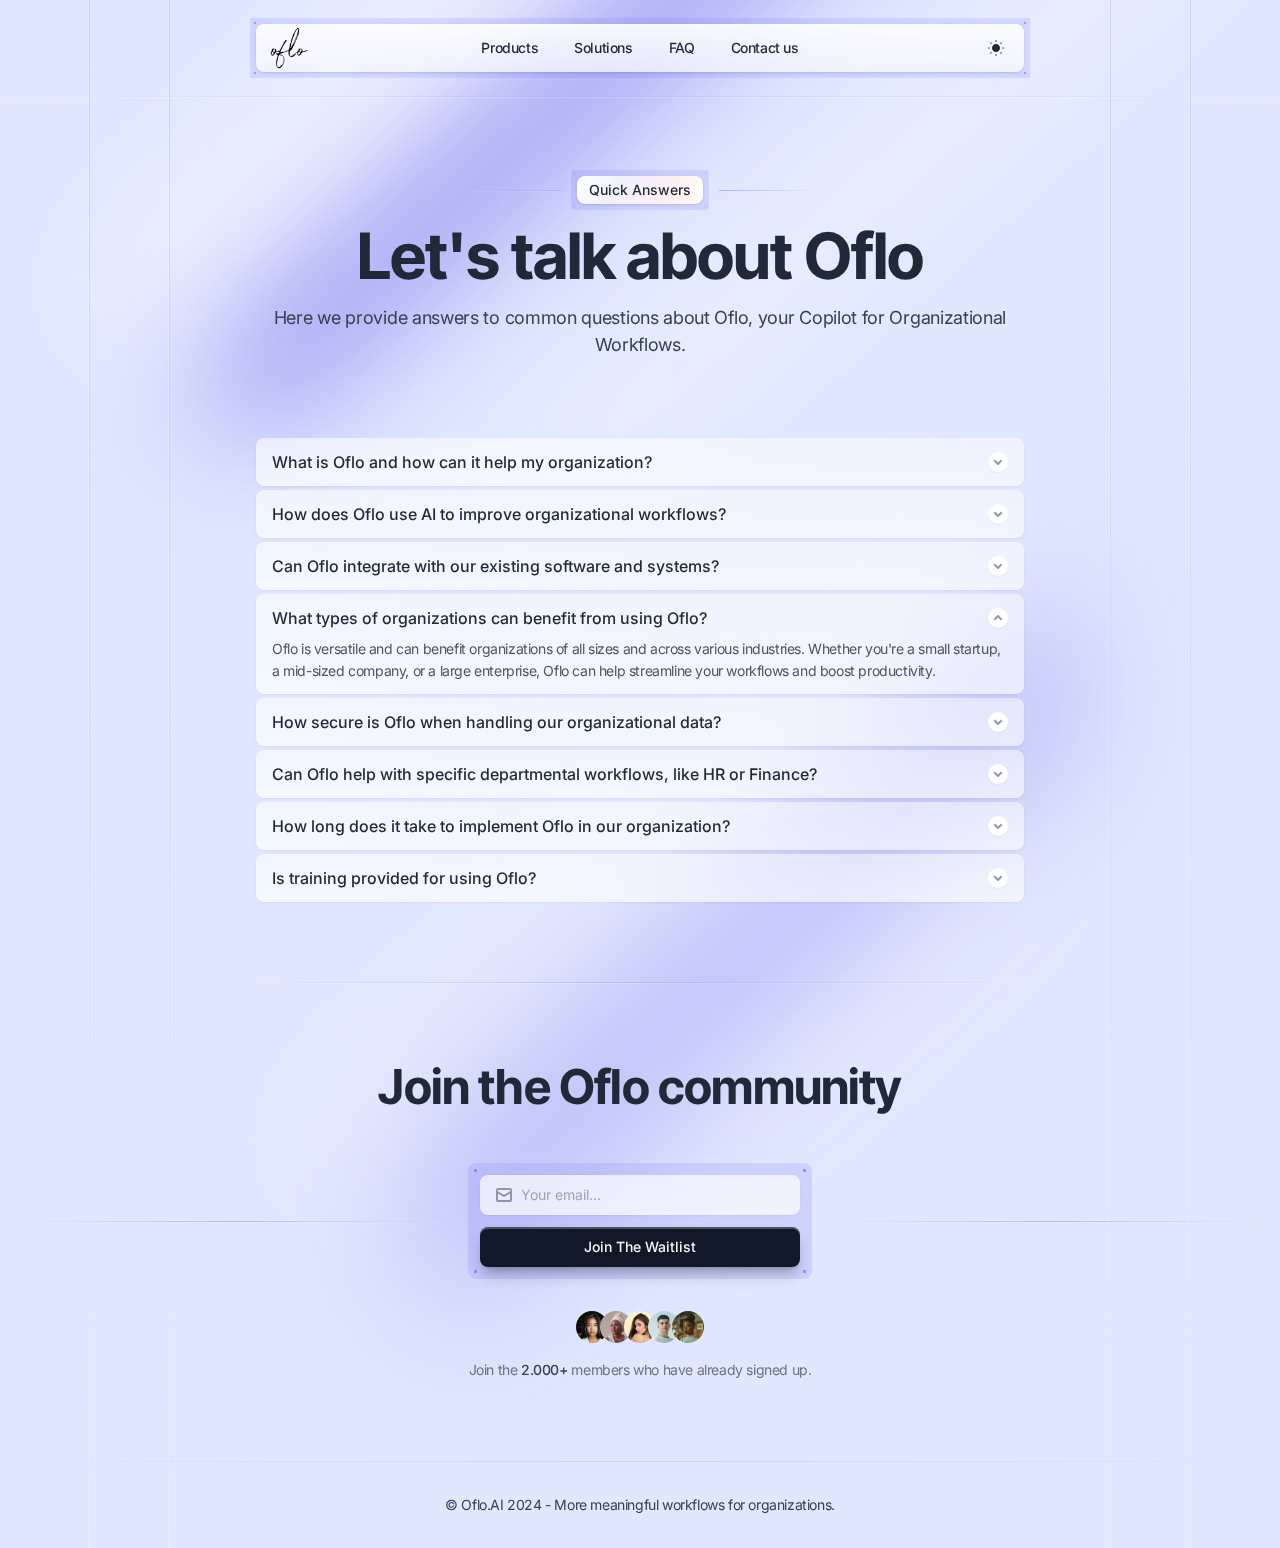
<file: faq.html>
<!DOCTYPE html>
<html lang="en">

<head>
    <meta charset="utf-8">
    <title>Oflo.AI - FAQ</title>
    <meta name="viewport" content="width=device-width,initial-scale=1">
    <link href="./style.css" rel="stylesheet">
    <script>
        if (localStorage.getItem('dark-mode') === 'false' || !('dark-mode' in localStorage)) {
            document.querySelector('html').classList.remove('dark');
        } else {
            document.querySelector('html').classList.add('dark');
        }
    </script>

    <script>
        !function (t, e) { var o, n, p, r; e.__SV || (window.posthog = e, e._i = [], e.init = function (i, s, a) { function g(t, e) { var o = e.split("."); 2 == o.length && (t = t[o[0]], e = o[1]), t[e] = function () { t.push([e].concat(Array.prototype.slice.call(arguments, 0))) } } (p = t.createElement("script")).type = "text/javascript", p.async = !0, p.src = s.api_host.replace(".i.posthog.com", "-assets.i.posthog.com") + "/static/array.js", (r = t.getElementsByTagName("script")[0]).parentNode.insertBefore(p, r); var u = e; for (void 0 !== a ? u = e[a] = [] : a = "posthog", u.people = u.people || [], u.toString = function (t) { var e = "posthog"; return "posthog" !== a && (e += "." + a), t || (e += " (stub)"), e }, u.people.toString = function () { return u.toString(1) + ".people (stub)" }, o = "capture identify alias people.set people.set_once set_config register register_once unregister opt_out_capturing has_opted_out_capturing opt_in_capturing reset isFeatureEnabled onFeatureFlags getFeatureFlag getFeatureFlagPayload reloadFeatureFlags group updateEarlyAccessFeatureEnrollment getEarlyAccessFeatures getActiveMatchingSurveys getSurveys getNextSurveyStep onSessionId setPersonProperties".split(" "), n = 0; n < o.length; n++)g(u, o[n]); e._i.push([i, s, a]) }, e.__SV = 1) }(document, window.posthog || []);
        posthog.init('phc_pqCMgZ17OZmggH9xHG6mhpv1ScC7xKbpS13EjVsp3qA', {
            api_host: 'https://us.i.posthog.com', person_profiles: 'identified_only' // or 'always' to create profiles for anonymous users as well
        })
    </script>
    <!-- Google tag (gtag.js) -->
    <script async src="https://www.googletagmanager.com/gtag/js?id=G-GPM2F64PZP"></script>
    <script>
        window.dataLayer = window.dataLayer || [];
        function gtag() { dataLayer.push(arguments); }
        gtag('js', new Date());
        gtag('config', 'G-GPM2F64PZP');
    </script>
</head>

<body class="font-inter antialiased bg-indigo-100 text-gray-800 dark:bg-gray-900 dark:text-gray-200 tracking-tight">

    <!-- Page wrapper -->
    <div class="relative flex flex-col min-h-screen overflow-hidden supports-[overflow:clip]:overflow-clip">

        <!-- Bg coloured shapes -->
        <div class="absolute inset-y-0 w-[1102px] left-1/2 -translate-x-1/2 -z-10 pointer-events-none blur-3xl"
            aria-hidden="true">
            <div
                class="absolute w-[960px] h-24 top-12 animate-[swing_8s_ease-in-out_infinite] before:absolute before:inset-0 before:rounded-tl-full before:rounded-br-full before:bg-gradient-to-b before:from-transparent before:to-transparent before:via-indigo-600 before:-rotate-[42deg]">
            </div>
            <div
                class="absolute w-[960px] h-24 -top-12 -left-28 animate-[swing_15s_-1s_ease-in-out_infinite] before:absolute before:inset-0 before:rounded-tl-full before:rounded-br-full before:bg-gradient-to-b before:from-transparent before:to-transparent before:via-white dark:before:via-indigo-400 before:-rotate-[42deg]">
            </div>
            <div
                class="absolute w-[960px] h-16 top-36 left-80 animate-[swing_7s_-2s_ease-in-out_infinite] before:absolute before:inset-0 before:rounded-tl-full before:rounded-br-full before:bg-gradient-to-b before:from-transparent before:to-transparent before:via-white dark:before:via-indigo-400 before:-rotate-[42deg]">
            </div>
            <div
                class="absolute w-[960px] h-64 top-[820px] left-44 animate-[swing_10s_ease-in-out_infinite] before:absolute before:inset-0 before:rounded-tl-full before:rounded-br-full before:bg-gradient-to-b before:from-transparent before:to-transparent before:via-indigo-600/30 dark:before:via-indigo-400/30 before:-rotate-[42deg]">
            </div>
            <div
                class="absolute w-[480px] h-12 top-[970px] left-[550px] animate-[swing_15s_-2s_ease-in-out_infinite] before:absolute before:inset-0 before:rounded-tl-full before:rounded-br-full before:bg-gradient-to-b before:from-transparent before:to-transparent before:via-white dark:before:via-indigo-950 before:-rotate-[42deg]">
            </div>
            <div
                class="absolute w-[960px] h-16 top-[820px] left-24 animate-[swing_9s_-3s_ease-in-out_infinite] before:absolute before:inset-0 before:rounded-tl-full before:rounded-br-full before:bg-gradient-to-b before:from-transparent before:to-transparent before:via-white dark:before:via-indigo-900 before:-rotate-[42deg]">
            </div>
        </div>

        <!-- Vertical lines -->
        <div class="absolute inset-y-0 w-[1102px] left-1/2 -translate-x-1/2 -z-10 pointer-events-none"
            aria-hidden="true">
            <!-- Left side -->
            <div
                class="before:absolute before:inset-y-0 before:left-0 before:border-l before:[border-image:linear-gradient(to_bottom,theme(colors.indigo.300/.4),transparent)1] dark:before:[border-image:linear-gradient(to_bottom,theme(colors.indigo.300/.16),transparent)1] before:shadow-[-1px_0_0_0_theme(colors.white/.2)] dark:before:shadow-none after:absolute after:inset-y-0 after:left-20 after:border-l after:[border-image:linear-gradient(to_bottom,theme(colors.indigo.300/.4),transparent)1] dark:after:[border-image:linear-gradient(to_bottom,theme(colors.indigo.300/.16),transparent)1] after:shadow-[-1px_0_0_0_theme(colors.white/.2)] dark:after:shadow-none">
            </div>
            <!-- Right side -->
            <div
                class="before:absolute before:inset-y-0 before:right-0 before:border-l before:[border-image:linear-gradient(to_bottom,theme(colors.indigo.300/.4),transparent)1] dark:before:[border-image:linear-gradient(to_bottom,theme(colors.indigo.300/.16),transparent)1] before:shadow-[-1px_0_0_0_theme(colors.white/.2)] dark:before:shadow-none after:absolute after:inset-y-0 after:right-20 after:border-l after:[border-image:linear-gradient(to_bottom,theme(colors.indigo.300/.4),transparent)1] dark:after:[border-image:linear-gradient(to_bottom,theme(colors.indigo.300/.16),transparent)1] after:shadow-[-1px_0_0_0_theme(colors.white/.2)] dark:after:shadow-none">
            </div>
        </div>

        <!-- Site header -->
        <header
            class="absolute top-4 md:top-6 w-full z-30 pb-4 md:pb-6 border-b [border-image:linear-gradient(to_right,transparent,theme(colors.indigo.300/.4),transparent)1] dark:[border-image:linear-gradient(to_right,transparent,theme(colors.indigo.300/.16),transparent)1] shadow-[0_1px_0_0_theme(colors.white/.2)] dark:shadow-none">
            <div class="px-4 sm:px-6">
                <div class="max-w-3xl mx-auto">
                    <div
                        class="relative flex items-center justify-between gap-x-2 h-12 bg-gradient-to-b from-white/90 to-white/70 dark:from-gray-700/80 dark:to-gray-700/70 rounded-lg px-3 shadow">
                        <!-- Border with dots in corners -->
                        <div class="absolute -inset-1.5 bg-indigo-500/15 dark:bg-gray-800/50 rounded-sm -z-10 before:absolute before:inset-y-0 before:left-0 before:w-[10px] before:bg-[length:10px_10px] before:[background-position:top_center,bottom_center] before:bg-no-repeat before:[background-image:radial-gradient(circle_at_center,theme(colors.indigo.500/.56)_1px,transparent_1px),radial-gradient(circle_at_center,theme(colors.indigo.500/.56)_1px,transparent_1px)] dark:before:[background-image:radial-gradient(circle_at_center,theme(colors.gray.600/.56)_1px,transparent_1px),radial-gradient(circle_at_center,theme(colors.gray.600/.56)_1px,transparent_1px)] after:absolute after:inset-y-0 after:right-0 after:w-[10px] after:bg-[length:10px_10px] after:[background-position:top_center,bottom_center] after:bg-no-repeat after:[background-image:radial-gradient(circle_at_center,theme(colors.indigo.500/.56)_1px,transparent_1px),radial-gradient(circle_at_center,theme(colors.indigo.500/.56)_1px,transparent_1px)] dark:after:[background-image:radial-gradient(circle_at_center,theme(colors.gray.600/.56)_1px,transparent_1px),radial-gradient(circle_at_center,theme(colors.gray.600/.56)_1px,transparent_1px)]"
                            aria-hidden="true"></div>

                        <!-- Site branding -->
                        <div class="flex-1">
                            <!-- Logo -->
                            <a href="index.html">
                                <img class="h-8 logo-image" alt="Oflo.AI" height="42" width="42" />
                            </a>
                        </div>

                        <!-- Navigation links -->
                        <nav class="relative flex justify-center">
                            <ul class="flex items-center sm:gap-x-3 text-sm font-medium">
                                <li>
                                    <a class="text-gray-800 dark:text-gray-200 rounded-lg hover:bg-indigo-100 dark:hover:bg-gray-800/30 transition-colors py-1.5 px-3"
                                        href="products.html">Products</a>
                                </li>
                                <li>
                                    <a class="text-gray-800 dark:text-gray-200 rounded-lg hover:bg-indigo-100 dark:hover:bg-gray-800/30 transition-colors py-1.5 px-3"
                                        href="solutions.html">Solutions</a>
                                </li>
                                <li>
                                    <a class="text-gray-800 dark:text-gray-200 rounded-lg hover:bg-indigo-100 dark:hover:bg-gray-800/30 transition-colors py-1.5 px-3"
                                        href="faq.html">FAQ</a>
                                </li>
                                <li>
                                    <a class="text-gray-800 dark:text-gray-200 rounded-lg hover:bg-indigo-100 dark:hover:bg-gray-800/30 transition-colors py-1.5 px-3"
                                        href="contact.html">Contact us</a>
                                </li>
                            </ul>
                        </nav>


                        <!-- Dark / Light mode toggle -->
                        <div class="flex-1 flex justify-end">
                            <input type="checkbox" name="light-switch" id="light-switch" class="light-switch sr-only" />
                            <label class="cursor-pointer p-2" for="light-switch">
                                <svg width="16" height="16" xmlns="http://www.w3.org/2000/svg">
                                    <path class="fill-gray-400 dark:fill-gray-500"
                                        d="M9 0H7v2h2V0ZM14.294 3.052 12.88 1.637 11.466 3.05l1.413 1.414 1.415-1.413ZM16 7h-2v2h2V7ZM11.535 13.02l1.415 1.413 1.414-1.415-1.415-1.413-1.414 1.414ZM9 14H7v2h2v-2ZM1.566 12.948l1.414 1.415 1.415-1.413-1.414-1.415-1.415 1.413ZM2 7H0v2h2V7ZM4.465 3.12 3.05 1.707 1.636 3.12l1.415 1.414L4.465 3.12Z" />
                                    <path class="fill-gray-800 dark:fill-gray-200"
                                        d="M8 4C5.8 4 4 5.8 4 8s1.8 4 4 4 4-1.8 4-4-1.8-4-4-4Z" />
                                </svg>
                                <span class="sr-only">Switch to light / dark version</span>
                            </label>
                        </div>
                    </div>
                </div>
            </div>
        </header>

        <!-- Page content -->
        <main class="grow">

            <section>
                <div class="pt-32 pb-12 md:pt-44 md:pb-20">
                    <div class="px-4 sm:px-6">

                        <div class="max-w-3xl mx-auto mb-12 md:mb-20">
                            <div class="text-center">

                                <div
                                    class="relative flex items-center justify-center gap-4 mb-5 before:h-px before:w-24 before:border-b before:[border-image:linear-gradient(to_left,theme(colors.indigo.300),transparent)1] dark:before:[border-image:linear-gradient(to_left,theme(colors.indigo.300/.16),transparent)1] before:shadow-sm before:shadow-white/20 dark:before:shadow-none after:h-px after:w-24 after:border-b after:[border-image:linear-gradient(to_right,theme(colors.indigo.300),transparent)1] dark:after:[border-image:linear-gradient(to_right,theme(colors.indigo.300/.16),transparent)1] after:shadow-sm after:shadow-white/20 dark:after:shadow-none">
                                    <div
                                        class="relative text-sm font-medium text-gray-700 bg-white dark:bg-gray-700 inline-flex rounded-lg whitespace-nowrap px-3 py-[3px] tracking-normal before:absolute before:inset-0 before:rounded-lg before:[background-image:linear-gradient(120deg,transparent_0%,theme(colors.indigo.400/.12)_33%,theme(colors.pink.400/.12)_66%,theme(colors.amber.200/.12)_100%)] dark:before:[background-image:linear-gradient(120deg,theme(colors.indigo.400/.16),theme(colors.indigo.600/.16)_50%,transparent_100%)] shadow">
                                        <!-- Border with dots in corners -->
                                        <div class="absolute -inset-1.5 bg-indigo-500/15 dark:bg-gray-800/65 rounded-sm -z-10 before:absolute before:inset-y-0 before:left-0 before:w-[7px] before:bg-[length:7px_7px] before:[background-position:top_center,bottom_center] before:bg-no-repeat before:[background-image:radial-gradient(circle_at_center,theme(colors.indigo.500/.56)_0.5px,transparent_0.5px),radial-gradient(circle_at_center,theme(colors.indigo.500/.56)_0.5px,transparent_0.5px)] dark:before:[background-image:radial-gradient(circle_at_center,theme(colors.gray.600/.56)_0.5px,transparent_0.5px),radial-gradient(circle_at_center,theme(colors.gray.600/.56)_0.5px,transparent_0.5px)] after:absolute after:inset-y-0 after:right-0 after:w-[7px] after:bg-[length:7px_7px] after:[background-position:top_center,bottom_center] after:bg-no-repeat after:[background-image:radial-gradient(circle_at_center,theme(colors.indigo.500/.56)_0.5px,transparent_0.5px),radial-gradient(circle_at_center,theme(colors.indigo.500/.56)_0.5px,transparent_0.5px)] dark:after:[background-image:radial-gradient(circle_at_center,theme(colors.gray.600/.56)_0.5px,transparent_0.5px),radial-gradient(circle_at_center,theme(colors.gray.600/.56)_0.5px,transparent_0.5px)]"
                                            aria-hidden="true"></div>
                                        <span
                                            class="relative text-gray-800 dark:text-transparent dark:bg-clip-text dark:bg-gradient-to-b dark:from-indigo-500 dark:to-indigo-50">Quick
                                            Answers</span>
                                    </div>
                                </div>

                                <h1
                                    class="font-inter-tight text-5xl md:text-6xl font-bold text-gray-800 dark:text-transparent dark:bg-clip-text dark:bg-gradient-to-b dark:from-indigo-200 dark:to-gray-200 pb-4">
                                    Let's talk about Oflo</h1>
                                <p class="text-lg text-gray-700 dark:text-gray-400">
                                    Here we provide answers to common questions about Oflo, your Copilot for
                                    Organizational Workflows.
                                </p>

                            </div>
                        </div>

                        <!-- Accordion -->
                        <div class="max-w-3xl mx-auto">
                            <div class="space-y-1">
                                <!-- Accordion item -->
                                <div x-data="{ expanded: false }"
                                    class="bg-gradient-to-tr from-white/70 to-white/50 dark:bg-gradient-to-b dark:from-gray-700/50 dark:to-gray-700/40 rounded-lg shadow shadow-black/5 py-1">
                                    <h2>
                                        <button id="faqs-title-01"
                                            class="flex items-center justify-between w-full text-left font-medium text-gray-800 dark:text-gray-200 px-4 py-2"
                                            @click="expanded = !expanded" :aria-expanded="expanded"
                                            aria-controls="faqs-text-01">
                                            <span>What is Oflo and how can it help my organization?</span>
                                            <span
                                                class="shrink-0 w-5 h-5 flex items-center justify-center bg-white dark:bg-gray-600 shadow-sm rounded-full ml-2">
                                                <svg class="fill-gray-500 dark:fill-gray-400" width="10" height="6"
                                                    xmlns="http://www.w3.org/2000/svg">
                                                    <path opacity=".72"
                                                        d="m2 .586 3 3 3-3L9.414 2 5.707 5.707a1 1 0 0 1-1.414 0L.586 2 2 .586Z"
                                                        class="transform origin-center transition duration-200 ease-out"
                                                        :class="{'!rotate-180': expanded}" />
                                                </svg>
                                            </span>
                                        </button>
                                    </h2>
                                    <div id="faqs-text-01" role="region" aria-labelledby="faqs-title-01"
                                        class="grid text-sm text-gray-600 dark:text-gray-500 overflow-hidden transition-all duration-300 ease-in-out"
                                        :class="expanded ? 'grid-rows-[1fr] opacity-100' : 'grid-rows-[0fr] opacity-0'">
                                        <div class="overflow-hidden">
                                            <p class="px-4 pb-2">
                                                Oflo is an AI-powered Copilot for Organizational Workflows. It helps
                                                organizations unlock their potential by automating and optimizing
                                                workflows, seamlessly integrating with existing systems, and providing
                                                intelligent insights to improve efficiency and productivity.
                                            </p>
                                        </div>
                                    </div>
                                </div>
                                <!-- Accordion item -->
                                <div x-data="{ expanded: false }"
                                    class="bg-gradient-to-tr from-white/70 to-white/50 dark:bg-gradient-to-b dark:from-gray-700/50 dark:to-gray-700/40 rounded-lg shadow shadow-black/5 py-1">
                                    <h2>
                                        <button id="faqs-title-02"
                                            class="flex items-center justify-between w-full text-left font-medium text-gray-800 dark:text-gray-200 px-4 py-2"
                                            @click="expanded = !expanded" :aria-expanded="expanded"
                                            aria-controls="faqs-text-02">
                                            <span>How does Oflo use AI to improve organizational workflows?</span>
                                            <span
                                                class="shrink-0 w-5 h-5 flex items-center justify-center bg-white dark:bg-gray-600 shadow-sm rounded-full ml-2">
                                                <svg class="fill-gray-500 dark:fill-gray-400" width="10" height="6"
                                                    xmlns="http://www.w3.org/2000/svg">
                                                    <path opacity=".72"
                                                        d="m2 .586 3 3 3-3L9.414 2 5.707 5.707a1 1 0 0 1-1.414 0L.586 2 2 .586Z"
                                                        class="transform origin-center transition duration-200 ease-out"
                                                        :class="{'!rotate-180': expanded}" />
                                                </svg>
                                            </span>
                                        </button>
                                    </h2>
                                    <div id="faqs-text-01" role="region" aria-labelledby="faqs-title-01"
                                        class="grid text-sm text-gray-600 dark:text-gray-500 overflow-hidden transition-all duration-300 ease-in-out"
                                        :class="expanded ? 'grid-rows-[1fr] opacity-100' : 'grid-rows-[0fr] opacity-0'">
                                        <div class="overflow-hidden">
                                            <p class="px-4 pb-2">
                                                Oflo leverages AI to analyze existing workflows, identify bottlenecks,
                                                and suggest optimizations. It can automate repetitive tasks, provide
                                                intelligent recommendations, and adapt to changing organizational needs,
                                                continuously improving processes over time.
                                            </p>
                                        </div>
                                    </div>
                                </div>
                                <!-- Accordion item -->
                                <div x-data="{ expanded: false }"
                                    class="bg-gradient-to-tr from-white/70 to-white/50 dark:bg-gradient-to-b dark:from-gray-700/50 dark:to-gray-700/40 rounded-lg shadow shadow-black/5 py-1">
                                    <h2>
                                        <button id="faqs-title-03"
                                            class="flex items-center justify-between w-full text-left font-medium text-gray-800 dark:text-gray-200 px-4 py-2"
                                            @click="expanded = !expanded" :aria-expanded="expanded"
                                            aria-controls="faqs-text-03">
                                            <span>Can Oflo integrate with our existing software and systems?</span>
                                            <span
                                                class="shrink-0 w-5 h-5 flex items-center justify-center bg-white dark:bg-gray-600 shadow-sm rounded-full ml-2">
                                                <svg class="fill-gray-500 dark:fill-gray-400" width="10" height="6"
                                                    xmlns="http://www.w3.org/2000/svg">
                                                    <path opacity=".72"
                                                        d="m2 .586 3 3 3-3L9.414 2 5.707 5.707a1 1 0 0 1-1.414 0L.586 2 2 .586Z"
                                                        class="transform origin-center transition duration-200 ease-out"
                                                        :class="{'!rotate-180': expanded}" />
                                                </svg>
                                            </span>
                                        </button>
                                    </h2>
                                    <div id="faqs-text-01" role="region" aria-labelledby="faqs-title-01"
                                        class="grid text-sm text-gray-600 dark:text-gray-500 overflow-hidden transition-all duration-300 ease-in-out"
                                        :class="expanded ? 'grid-rows-[1fr] opacity-100' : 'grid-rows-[0fr] opacity-0'">
                                        <div class="overflow-hidden">
                                            <p class="px-4 pb-2">
                                                Yes, Oflo is designed to seamlessly integrate with a wide range of
                                                existing software and systems. Our platform supports integration with
                                                popular business tools, databases, and custom applications to ensure a
                                                smooth workflow across your entire organization.
                                            </p>
                                        </div>
                                    </div>
                                </div>
                                <!-- Accordion item -->
                                <div x-data="{ expanded: true }"
                                    class="bg-gradient-to-tr from-white/70 to-white/50 dark:bg-gradient-to-b dark:from-gray-700/50 dark:to-gray-700/40 rounded-lg shadow shadow-black/5 py-1">
                                    <h2>
                                        <button id="faqs-title-04"
                                            class="flex items-center justify-between w-full text-left font-medium text-gray-800 dark:text-gray-200 px-4 py-2"
                                            @click="expanded = !expanded" :aria-expanded="expanded"
                                            aria-controls="faqs-text-04">
                                            <span>What types of organizations can benefit from using Oflo?</span>
                                            <span
                                                class="shrink-0 w-5 h-5 flex items-center justify-center bg-white dark:bg-gray-600 shadow-sm rounded-full ml-2">
                                                <svg class="fill-gray-500 dark:fill-gray-400" width="10" height="6"
                                                    xmlns="http://www.w3.org/2000/svg">
                                                    <path opacity=".72"
                                                        d="m2 .586 3 3 3-3L9.414 2 5.707 5.707a1 1 0 0 1-1.414 0L.586 2 2 .586Z"
                                                        class="transform origin-center transition duration-200 ease-out"
                                                        :class="{'!rotate-180': expanded}" />
                                                </svg>
                                            </span>
                                        </button>
                                    </h2>
                                    <div id="faqs-text-01" role="region" aria-labelledby="faqs-title-01"
                                        class="grid text-sm text-gray-600 dark:text-gray-500 overflow-hidden transition-all duration-300 ease-in-out"
                                        :class="expanded ? 'grid-rows-[1fr] opacity-100' : 'grid-rows-[0fr] opacity-0'">
                                        <div class="overflow-hidden">
                                            <p class="px-4 pb-2">
                                                Oflo is versatile and can benefit organizations of all sizes and across
                                                various industries. Whether you're a small startup, a mid-sized company,
                                                or a large enterprise, Oflo can help streamline your workflows and boost
                                                productivity.
                                            </p>
                                        </div>
                                    </div>
                                </div>
                                <!-- Accordion item -->
                                <div x-data="{ expanded: false }"
                                    class="bg-gradient-to-tr from-white/70 to-white/50 dark:bg-gradient-to-b dark:from-gray-700/50 dark:to-gray-700/40 rounded-lg shadow shadow-black/5 py-1">
                                    <h2>
                                        <button id="faqs-title-05"
                                            class="flex items-center justify-between w-full text-left font-medium text-gray-800 dark:text-gray-200 px-4 py-2"
                                            @click="expanded = !expanded" :aria-expanded="expanded"
                                            aria-controls="faqs-text-05">
                                            <span>How secure is Oflo when handling our organizational data?</span>
                                            <span
                                                class="shrink-0 w-5 h-5 flex items-center justify-center bg-white dark:bg-gray-600 shadow-sm rounded-full ml-2">
                                                <svg class="fill-gray-500 dark:fill-gray-400" width="10" height="6"
                                                    xmlns="http://www.w3.org/2000/svg">
                                                    <path opacity=".72"
                                                        d="m2 .586 3 3 3-3L9.414 2 5.707 5.707a1 1 0 0 1-1.414 0L.586 2 2 .586Z"
                                                        class="transform origin-center transition duration-200 ease-out"
                                                        :class="{'!rotate-180': expanded}" />
                                                </svg>
                                            </span>
                                        </button>
                                    </h2>
                                    <div id="faqs-text-01" role="region" aria-labelledby="faqs-title-01"
                                        class="grid text-sm text-gray-600 dark:text-gray-500 overflow-hidden transition-all duration-300 ease-in-out"
                                        :class="expanded ? 'grid-rows-[1fr] opacity-100' : 'grid-rows-[0fr] opacity-0'">
                                        <div class="overflow-hidden">
                                            <p class="px-4 pb-2">
                                                Security is a top priority for Oflo. We employ state-of-the-art
                                                encryption and security measures to protect your data. Our platform is
                                                compliant with industry standards and regulations to ensure the
                                                confidentiality and integrity of your organizational information.
                                            </p>
                                        </div>
                                    </div>
                                </div>
                                <!-- Accordion item -->
                                <div x-data="{ expanded: false }"
                                    class="bg-gradient-to-tr from-white/70 to-white/50 dark:bg-gradient-to-b dark:from-gray-700/50 dark:to-gray-700/40 rounded-lg shadow shadow-black/5 py-1">
                                    <h2>
                                        <button id="faqs-title-06"
                                            class="flex items-center justify-between w-full text-left font-medium text-gray-800 dark:text-gray-200 px-4 py-2"
                                            @click="expanded = !expanded" :aria-expanded="expanded"
                                            aria-controls="faqs-text-06">
                                            <span>Can Oflo help with specific departmental workflows, like HR or
                                                Finance?</span>
                                            <span
                                                class="shrink-0 w-5 h-5 flex items-center justify-center bg-white dark:bg-gray-600 shadow-sm rounded-full ml-2">
                                                <svg class="fill-gray-500 dark:fill-gray-400" width="10" height="6"
                                                    xmlns="http://www.w3.org/2000/svg">
                                                    <path opacity=".72"
                                                        d="m2 .586 3 3 3-3L9.414 2 5.707 5.707a1 1 0 0 1-1.414 0L.586 2 2 .586Z"
                                                        class="transform origin-center transition duration-200 ease-out"
                                                        :class="{'!rotate-180': expanded}" />
                                                </svg>
                                            </span>
                                        </button>
                                    </h2>
                                    <div id="faqs-text-01" role="region" aria-labelledby="faqs-title-01"
                                        class="grid text-sm text-gray-600 dark:text-gray-500 overflow-hidden transition-all duration-300 ease-in-out"
                                        :class="expanded ? 'grid-rows-[1fr] opacity-100' : 'grid-rows-[0fr] opacity-0'">
                                        <div class="overflow-hidden">
                                            <p class="px-4 pb-2">
                                                Absolutely. Oflo is designed to optimize workflows across various
                                                departments. Whether it's streamlining HR processes, automating
                                                financial reporting, or enhancing project management, Oflo can be
                                                tailored to meet the specific needs of different departments within your
                                                organization.
                                            </p>
                                        </div>
                                    </div>
                                </div>
                                <!-- Accordion item -->
                                <div x-data="{ expanded: false }"
                                    class="bg-gradient-to-tr from-white/70 to-white/50 dark:bg-gradient-to-b dark:from-gray-700/50 dark:to-gray-700/40 rounded-lg shadow shadow-black/5 py-1">
                                    <h2>
                                        <button id="faqs-title-07"
                                            class="flex items-center justify-between w-full text-left font-medium text-gray-800 dark:text-gray-200 px-4 py-2"
                                            @click="expanded = !expanded" :aria-expanded="expanded"
                                            aria-controls="faqs-text-07">
                                            <span>How long does it take to implement Oflo in our organization?</span>
                                            <span
                                                class="shrink-0 w-5 h-5 flex items-center justify-center bg-white dark:bg-gray-600 shadow-sm rounded-full ml-2">
                                                <svg class="fill-gray-500 dark:fill-gray-400" width="10" height="6"
                                                    xmlns="http://www.w3.org/2000/svg">
                                                    <path opacity=".72"
                                                        d="m2 .586 3 3 3-3L9.414 2 5.707 5.707a1 1 0 0 1-1.414 0L.586 2 2 .586Z"
                                                        class="transform origin-center transition duration-200 ease-out"
                                                        :class="{'!rotate-180': expanded}" />
                                                </svg>
                                            </span>
                                        </button>
                                    </h2>
                                    <div id="faqs-text-01" role="region" aria-labelledby="faqs-title-01"
                                        class="grid text-sm text-gray-600 dark:text-gray-500 overflow-hidden transition-all duration-300 ease-in-out"
                                        :class="expanded ? 'grid-rows-[1fr] opacity-100' : 'grid-rows-[0fr] opacity-0'">
                                        <div class="overflow-hidden">
                                            <p class="px-4 pb-2">
                                                The implementation time can vary depending on the size and complexity of
                                                your organization. However, our team works closely with you to ensure a
                                                smooth and efficient integration process. Many organizations start
                                                seeing benefits within weeks of implementation.
                                            </p>
                                        </div>
                                    </div>
                                </div>
                                <!-- Accordion item -->
                                <div x-data="{ expanded: false }"
                                    class="bg-gradient-to-tr from-white/70 to-white/50 dark:bg-gradient-to-b dark:from-gray-700/50 dark:to-gray-700/40 rounded-lg shadow shadow-black/5 py-1">
                                    <h2>
                                        <button id="faqs-title-08"
                                            class="flex items-center justify-between w-full text-left font-medium text-gray-800 dark:text-gray-200 px-4 py-2"
                                            @click="expanded = !expanded" :aria-expanded="expanded"
                                            aria-controls="faqs-text-08">
                                            <span>Is training provided for using Oflo?</span>
                                            <span
                                                class="shrink-0 w-5 h-5 flex items-center justify-center bg-white dark:bg-gray-600 shadow-sm rounded-full ml-2">
                                                <svg class="fill-gray-500 dark:fill-gray-400" width="10" height="6"
                                                    xmlns="http://www.w3.org/2000/svg">
                                                    <path opacity=".72"
                                                        d="m2 .586 3 3 3-3L9.414 2 5.707 5.707a1 1 0 0 1-1.414 0L.586 2 2 .586Z"
                                                        class="transform origin-center transition duration-200 ease-out"
                                                        :class="{'!rotate-180': expanded}" />
                                                </svg>
                                            </span>
                                        </button>
                                    </h2>
                                    <div id="faqs-text-01" role="region" aria-labelledby="faqs-title-01"
                                        class="grid text-sm text-gray-600 dark:text-gray-500 overflow-hidden transition-all duration-300 ease-in-out"
                                        :class="expanded ? 'grid-rows-[1fr] opacity-100' : 'grid-rows-[0fr] opacity-0'">
                                        <div class="overflow-hidden">
                                            <p class="px-4 pb-2">
                                                Yes, we provide comprehensive training and support to ensure your team
                                                can make the most of Oflo. This includes initial onboarding, ongoing
                                                support, and access to resources to help you leverage all of Oflo's
                                                features effectively.
                                            </p>
                                        </div>
                                    </div>
                                </div>
                            </div>
                        </div>

                    </div>
                </div>
            </section>

            <!-- Newsletter -->
            <section>
                <div class="pb-12 md:pb-20">
                    <div class="px-4 sm:px-6">

                        <div class="max-w-3xl mx-auto">
                            <div
                                class="pt-12 md:pt-20 text-center border-t [border-image:linear-gradient(to_right,transparent,theme(colors.indigo.300/.72),transparent)1] dark:[border-image:linear-gradient(to_right,transparent,theme(colors.indigo.300/.16),transparent)1] shadow-[inset_0_1px_0_0_theme(colors.white/.2)] dark:shadow-none mb-12">
                                <h2
                                    class="font-inter-tight text-4xl md:text-5xl font-bold text-gray-800 dark:text-transparent dark:bg-clip-text dark:bg-gradient-to-b dark:from-indigo-200 dark:to-gray-200 pb-4">
                                    Join the Oflo community</h2>
                            </div>
                        </div>

                        <div
                            class="relative flex items-center justify-center gap-10 before:h-px before:w-full before:border-b before:[border-image:linear-gradient(to_right,transparent,theme(colors.indigo.300/.8),transparent)1] dark:before:[border-image:linear-gradient(to_right,transparent,theme(colors.indigo.300/.16),transparent)1] before:shadow-sm before:shadow-white/20 dark:before:shadow-none after:h-px after:w-full after:border-b after:[border-image:linear-gradient(to_right,transparent,theme(colors.indigo.300/.8),transparent)1] dark:after:[border-image:linear-gradient(to_right,transparent,theme(colors.indigo.300/.16),transparent)1] after:shadow-sm after:shadow-white/20 dark:after:shadow-none mb-11">
                            <div class="w-full max-w-xs mx-auto shrink-0">
                                <form id="waitlistForm" class="relative">
                                    <!-- Border with dots in corners -->
                                    <div class="absolute -inset-3 bg-indigo-500/15 dark:bg-transparent dark:bg-gradient-to-b dark:from-gray-700/80 dark:to-gray-700/70 rounded-lg -z-10 before:absolute before:inset-y-0 before:left-0 before:w-[15px] before:bg-[length:15px_15px] before:[background-position:top_center,bottom_center] before:bg-no-repeat before:[background-image:radial-gradient(circle_at_center,theme(colors.indigo.500/.56)_1.5px,transparent_1.5px),radial-gradient(circle_at_center,theme(colors.indigo.500/.56)_1.5px,transparent_1.5px)] dark:before:[background-image:radial-gradient(circle_at_center,theme(colors.gray.600)_1.5px,transparent_1.5px),radial-gradient(circle_at_center,theme(colors.gray.600)_1.5px,transparent_1.5px)] after:absolute after:inset-y-0 after:right-0 after:w-[15px] after:bg-[length:15px_15px] after:[background-position:top_center,bottom_center] after:bg-no-repeat after:[background-image:radial-gradient(circle_at_center,theme(colors.indigo.500/.56)_1.5px,transparent_1.5px),radial-gradient(circle_at_center,theme(colors.indigo.500/.56)_1.5px,transparent_1.5px)] dark:after:[background-image:radial-gradient(circle_at_center,theme(colors.gray.600)_1.5px,transparent_1.5px),radial-gradient(circle_at_center,theme(colors.gray.600)_1.5px,transparent_1.5px)]"
                                        aria-hidden="true"></div>

                                    <div class="space-y-3">
                                        <div>
                                            <label class="sr-only" for="email">Email</label>
                                            <div class="relative">
                                                <div
                                                    class="absolute inset-y-0 left-0 text-gray-500/70 dark:text-gray-400/70 pl-4 flex items-center pointer-events-none">
                                                    <svg class="fill-current" xmlns="http://www.w3.org/2000/svg"
                                                        width="16" height="14">
                                                        <path
                                                            d="M14 0H2a2 2 0 0 0-2 2v10a2 2 0 0 0 2 2h12a2 2 0 0 0 2-2V2a2 2 0 0 0-2-2Zm0 12H2V5.723l5.504 3.145a.998.998 0 0 0 .992 0L14 5.723V12Zm0-8.58L8 6.849 2 3.42V2h12v1.42Z" />
                                                    </svg>
                                                </div>
                                                <input id="waitlistEmail" name="email"
                                                    class="form-input text-sm w-full pl-10 pr-4" type="email"
                                                    placeholder="Your email..." required />
                                            </div>
                                        </div>
                                        <div>
                                            <button type="submit"
                                                class="btn text-gray-100 bg-gray-900 hover:bg-gray-800 dark:text-gray-800 dark:bg-gray-100 dark:hover:bg-white w-full">
                                                Join The Waitlist
                                            </button>
                                        </div>
                                    </div>
                                </form>
                            </div>
                        </div>

                        <div class="max-w-3xl mx-auto">
                            <div class="text-center">
                                <!-- Avatars -->
                                <ul class="flex justify-center -space-x-2 mb-4">
                                    <li>
                                        <img class="rounded-full" src="./images/avatar-01.jpg" width="32" height="32"
                                            alt="Avatar 01">
                                    </li>
                                    <li>
                                        <img class="rounded-full" src="./images/avatar-02.jpg" width="32" height="32"
                                            alt="Avatar 02">
                                    </li>
                                    <li>
                                        <img class="rounded-full" src="./images/avatar-03.jpg" width="32" height="32"
                                            alt="Avatar 03">
                                    </li>
                                    <li>
                                        <img class="rounded-full" src="./images/avatar-04.jpg" width="32" height="32"
                                            alt="Avatar 04">
                                    </li>
                                    <li>
                                        <img class="rounded-full" src="./images/avatar-05.jpg" width="32" height="32"
                                            alt="Avatar 05">
                                    </li>
                                </ul>
                                <p class="text-sm text-gray-500">Join the <span
                                        class="text-gray-700 dark:text-gray-200 font-medium">2.000+</span> members who
                                    have already signed up.</p>
                            </div>
                        </div>

                    </div>
                </div>
            </section>

        </main>

        <!-- Site footer -->
        <footer
            class="border-t [border-image:linear-gradient(to_right,transparent,theme(colors.indigo.300/.4),transparent)1] dark:[border-image:linear-gradient(to_right,transparent,theme(colors.indigo.300/.16),transparent)1] shadow-[0_1px_0_0_theme(colors.white/.2)] dark:shadow-none">
            <div class="px-4 sm:px-6">
                <div class="max-w-3xl mx-auto">
                    <div class="text-center py-8">
                        <p class="text-sm text-gray-700 dark:text-gray-400">&copy; Oflo.AI 2024 - More meaningful
                            workflows for organizations.</p>
                    </div>
                </div>
            </div>
        </footer>

    </div>

    <script src="./js/vendors/alpinejs.min.js" defer></script>
    <script src="./js/main.js"></script>

    <script>
        document.getElementById('waitlistForm').addEventListener('submit', function (e) {
            e.preventDefault();
            const email = document.getElementById('waitlistEmail').value;
            // add const domain which uses the current url of the webpage
            const domain = window.location.href;

            fetch('https://app.oflo.ai/api/v1/waitlist', {
                method: 'POST',
                headers: {
                    'Content-Type': 'application/json',
                },
                body: JSON.stringify({ email: email, domain: domain }),
            })
                .then(response => response.json())
                .then(data => {
                    alert(data.message); // You might want to replace this with a more user-friendly notification
                    if (data.message === "Successfully added to waitlist") {
                        document.getElementById('waitlistForm').reset();
                    }
                })
                .catch((error) => {
                    console.error('Error:', error);
                    alert('An error occurred. Please try again.');
                });
        });
    </script>

</body>

</html>
</file>
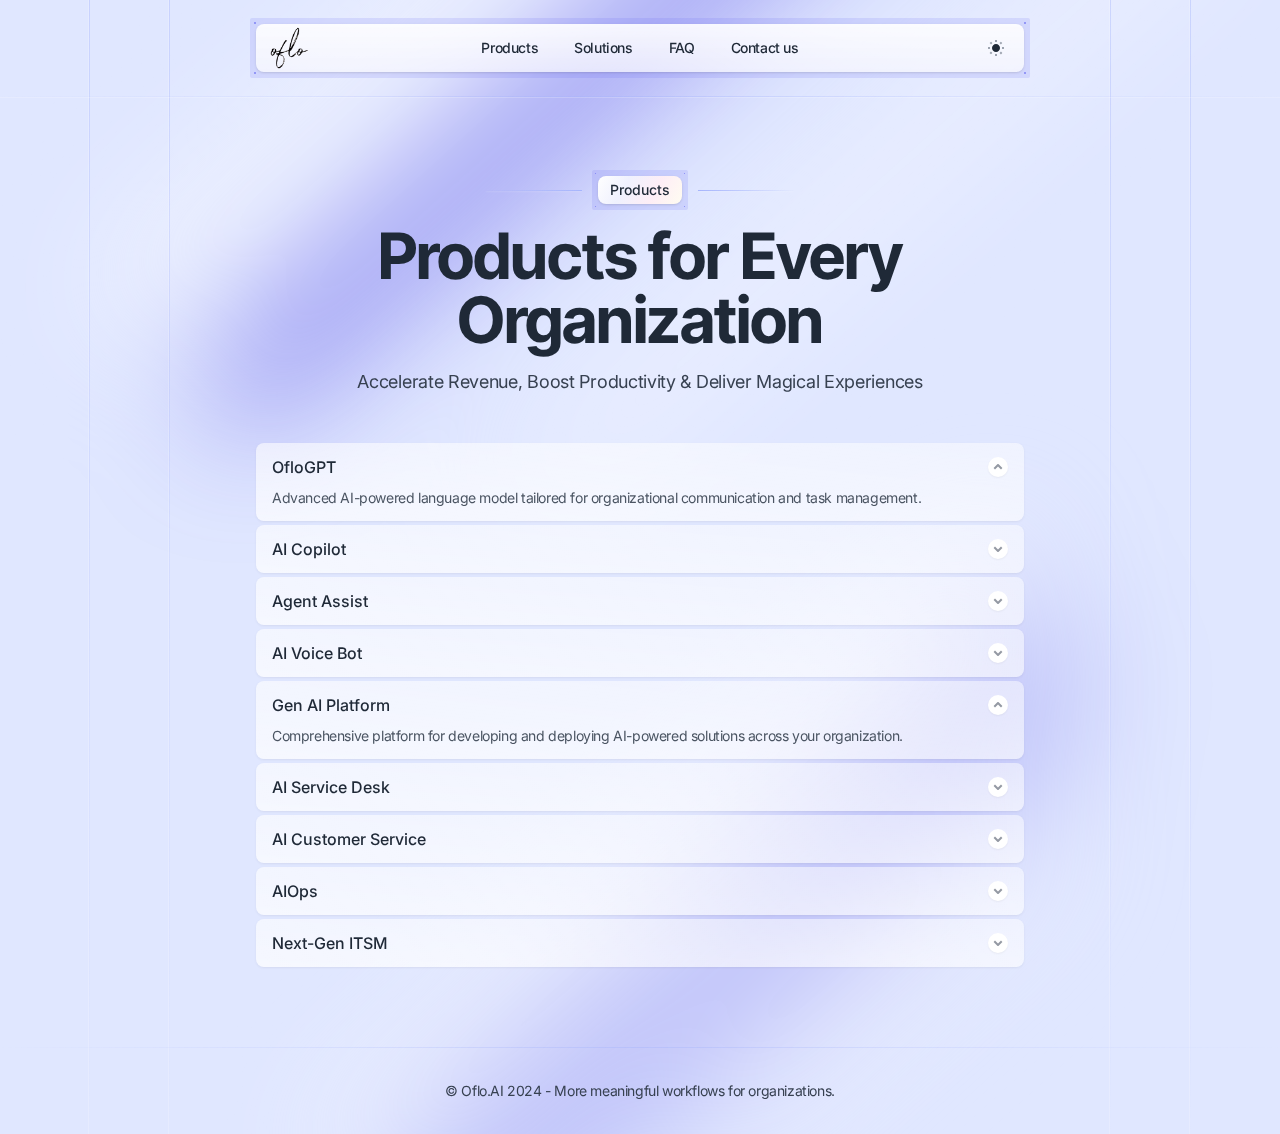
<file: products.html>
<!DOCTYPE html>
<html lang="en">

<head>
  <meta charset="utf-8" />
  <title>Products - Oflo.AI</title>
  <meta name="viewport" content="width=device-width,initial-scale=1" />
  <link href="./style.css" rel="stylesheet" />
  <script src="https://code.jquery.com/jquery-3.6.0.min.js"></script>
  <script src="js/components.js"></script>
  <script>
    if (
      localStorage.getItem("dark-mode") === "false" ||
      !("dark-mode" in localStorage)
    ) {
      document.querySelector("html").classList.remove("dark");
    } else {
      document.querySelector("html").classList.add("dark");
    }
  </script>

  <script>
    !function (t, e) { var o, n, p, r; e.__SV || (window.posthog = e, e._i = [], e.init = function (i, s, a) { function g(t, e) { var o = e.split("."); 2 == o.length && (t = t[o[0]], e = o[1]), t[e] = function () { t.push([e].concat(Array.prototype.slice.call(arguments, 0))) } } (p = t.createElement("script")).type = "text/javascript", p.async = !0, p.src = s.api_host.replace(".i.posthog.com", "-assets.i.posthog.com") + "/static/array.js", (r = t.getElementsByTagName("script")[0]).parentNode.insertBefore(p, r); var u = e; for (void 0 !== a ? u = e[a] = [] : a = "posthog", u.people = u.people || [], u.toString = function (t) { var e = "posthog"; return "posthog" !== a && (e += "." + a), t || (e += " (stub)"), e }, u.people.toString = function () { return u.toString(1) + ".people (stub)" }, o = "capture identify alias people.set people.set_once set_config register register_once unregister opt_out_capturing has_opted_out_capturing opt_in_capturing reset isFeatureEnabled onFeatureFlags getFeatureFlag getFeatureFlagPayload reloadFeatureFlags group updateEarlyAccessFeatureEnrollment getEarlyAccessFeatures getActiveMatchingSurveys getSurveys getNextSurveyStep onSessionId setPersonProperties".split(" "), n = 0; n < o.length; n++)g(u, o[n]); e._i.push([i, s, a]) }, e.__SV = 1) }(document, window.posthog || []);
    posthog.init('phc_pqCMgZ17OZmggH9xHG6mhpv1ScC7xKbpS13EjVsp3qA', {
      api_host: 'https://us.i.posthog.com', person_profiles: 'identified_only' // or 'always' to create profiles for anonymous users as well
    })
  </script>
  <!-- Google tag (gtag.js) -->
  <script async src="https://www.googletagmanager.com/gtag/js?id=G-GPM2F64PZP"></script>
  <script>
    window.dataLayer = window.dataLayer || [];
    function gtag() { dataLayer.push(arguments); }
    gtag('js', new Date());
    gtag('config', 'G-GPM2F64PZP');
  </script>
</head>

<body class="font-inter antialiased bg-indigo-100 text-gray-800 dark:bg-gray-900 dark:text-gray-200 tracking-tight">
  <!-- Page wrapper -->
  <div class="relative flex flex-col min-h-screen overflow-hidden supports-[overflow:clip]:overflow-clip">
    <!-- Bg coloured shapes -->
    <div class="absolute inset-y-0 w-[1102px] left-1/2 -translate-x-1/2 -z-10 pointer-events-none blur-3xl"
      aria-hidden="true">
      <div
        class="absolute w-[960px] h-24 top-12 animate-[swing_8s_ease-in-out_infinite] before:absolute before:inset-0 before:rounded-tl-full before:rounded-br-full before:bg-gradient-to-b before:from-transparent before:to-transparent before:via-indigo-600 before:-rotate-[42deg]">
      </div>
      <div
        class="absolute w-[960px] h-24 -top-12 -left-28 animate-[swing_15s_-1s_ease-in-out_infinite] before:absolute before:inset-0 before:rounded-tl-full before:rounded-br-full before:bg-gradient-to-b before:from-transparent before:to-transparent before:via-white dark:before:via-indigo-400 before:-rotate-[42deg]">
      </div>
      <div
        class="absolute w-[960px] h-16 top-36 left-80 animate-[swing_7s_-2s_ease-in-out_infinite] before:absolute before:inset-0 before:rounded-tl-full before:rounded-br-full before:bg-gradient-to-b before:from-transparent before:to-transparent before:via-white dark:before:via-indigo-400 before:-rotate-[42deg]">
      </div>
      <div
        class="absolute w-[960px] h-64 top-[820px] left-44 animate-[swing_10s_ease-in-out_infinite] before:absolute before:inset-0 before:rounded-tl-full before:rounded-br-full before:bg-gradient-to-b before:from-transparent before:to-transparent before:via-indigo-600/30 dark:before:via-indigo-400/30 before:-rotate-[42deg]">
      </div>
      <div
        class="absolute w-[480px] h-12 top-[970px] left-[550px] animate-[swing_15s_-2s_ease-in-out_infinite] before:absolute before:inset-0 before:rounded-tl-full before:rounded-br-full before:bg-gradient-to-b before:from-transparent before:to-transparent before:via-white dark:before:via-indigo-950 before:-rotate-[42deg]">
      </div>
      <div
        class="absolute w-[960px] h-16 top-[820px] left-24 animate-[swing_9s_-3s_ease-in-out_infinite] before:absolute before:inset-0 before:rounded-tl-full before:rounded-br-full before:bg-gradient-to-b before:from-transparent before:to-transparent before:via-white dark:before:via-indigo-900 before:-rotate-[42deg]">
      </div>
    </div>

    <!-- Vertical lines -->
    <div class="absolute inset-y-0 w-[1102px] left-1/2 -translate-x-1/2 -z-10 pointer-events-none" aria-hidden="true">
      <!-- Left side -->
      <div
        class="before:absolute before:inset-y-0 before:left-0 before:border-l before:[border-image:linear-gradient(to_bottom,theme(colors.indigo.300/.4),transparent)1] dark:before:[border-image:linear-gradient(to_bottom,theme(colors.indigo.300/.16),transparent)1] before:shadow-[-1px_0_0_0_theme(colors.white/.2)] dark:before:shadow-none after:absolute after:inset-y-0 after:left-20 after:border-l after:[border-image:linear-gradient(to_bottom,theme(colors.indigo.300/.4),transparent)1] dark:after:[border-image:linear-gradient(to_bottom,theme(colors.indigo.300/.16),transparent)1] after:shadow-[-1px_0_0_0_theme(colors.white/.2)] dark:after:shadow-none">
      </div>
      <!-- Right side -->
      <div
        class="before:absolute before:inset-y-0 before:right-0 before:border-l before:[border-image:linear-gradient(to_bottom,theme(colors.indigo.300/.4),transparent)1] dark:before:[border-image:linear-gradient(to_bottom,theme(colors.indigo.300/.16),transparent)1] before:shadow-[-1px_0_0_0_theme(colors.white/.2)] dark:before:shadow-none after:absolute after:inset-y-0 after:right-20 after:border-l after:[border-image:linear-gradient(to_bottom,theme(colors.indigo.300/.4),transparent)1] dark:after:[border-image:linear-gradient(to_bottom,theme(colors.indigo.300/.16),transparent)1] after:shadow-[-1px_0_0_0_theme(colors.white/.2)] dark:after:shadow-none">
      </div>
    </div>

    <!-- Site header -->
    <header
      class="absolute top-4 md:top-6 w-full z-30 pb-4 md:pb-6 border-b [border-image:linear-gradient(to_right,transparent,theme(colors.indigo.300/.4),transparent)1] dark:[border-image:linear-gradient(to_right,transparent,theme(colors.indigo.300/.16),transparent)1] shadow-[0_1px_0_0_theme(colors.white/.2)] dark:shadow-none">
      <div class="px-4 sm:px-6">
        <div class="max-w-3xl mx-auto">
          <div
            class="relative flex items-center justify-between gap-x-2 h-12 bg-gradient-to-b from-white/90 to-white/70 dark:from-gray-700/80 dark:to-gray-700/70 rounded-lg px-3 shadow">
            <!-- Border with dots in corners -->
            <div
              class="absolute -inset-1.5 bg-indigo-500/15 dark:bg-gray-800/50 rounded-sm -z-10 before:absolute before:inset-y-0 before:left-0 before:w-[10px] before:bg-[length:10px_10px] before:[background-position:top_center,bottom_center] before:bg-no-repeat before:[background-image:radial-gradient(circle_at_center,theme(colors.indigo.500/.56)_1px,transparent_1px),radial-gradient(circle_at_center,theme(colors.indigo.500/.56)_1px,transparent_1px)] dark:before:[background-image:radial-gradient(circle_at_center,theme(colors.gray.600/.56)_1px,transparent_1px),radial-gradient(circle_at_center,theme(colors.gray.600/.56)_1px,transparent_1px)] after:absolute after:inset-y-0 after:right-0 after:w-[10px] after:bg-[length:10px_10px] after:[background-position:top_center,bottom_center] after:bg-no-repeat after:[background-image:radial-gradient(circle_at_center,theme(colors.indigo.500/.56)_1px,transparent_1px),radial-gradient(circle_at_center,theme(colors.indigo.500/.56)_1px,transparent_1px)] dark:after:[background-image:radial-gradient(circle_at_center,theme(colors.gray.600/.56)_1px,transparent_1px),radial-gradient(circle_at_center,theme(colors.gray.600/.56)_1px,transparent_1px)]"
              aria-hidden="true"></div>

            <!-- Site branding -->
            <div class="flex-1">
              <!-- Logo -->
              <a href="index.html">
                <img class="h-8 logo-image" alt="Oflo.AI" height="42" width="42" />
              </a>
            </div>

            <!-- Navigation links -->
            <nav class="relative flex justify-center">
              <ul class="flex items-center sm:gap-x-3 text-sm font-medium">
                <li>
                  <a class="text-gray-800 dark:text-gray-200 rounded-lg hover:bg-indigo-100 dark:hover:bg-gray-800/30 transition-colors py-1.5 px-3"
                    href="products.html">Products</a>
                </li>
                <li>
                  <a class="text-gray-800 dark:text-gray-200 rounded-lg hover:bg-indigo-100 dark:hover:bg-gray-800/30 transition-colors py-1.5 px-3"
                    href="solutions.html">Solutions</a>
                </li>
                <li>
                  <a class="text-gray-800 dark:text-gray-200 rounded-lg hover:bg-indigo-100 dark:hover:bg-gray-800/30 transition-colors py-1.5 px-3"
                    href="faq.html">FAQ</a>
                </li>
                <li>
                  <a class="text-gray-800 dark:text-gray-200 rounded-lg hover:bg-indigo-100 dark:hover:bg-gray-800/30 transition-colors py-1.5 px-3"
                    href="contact.html">Contact us</a>
                </li>
              </ul>
            </nav>


            <!-- Dark / Light mode toggle -->
            <div class="flex-1 flex justify-end">
              <input type="checkbox" name="light-switch" id="light-switch" class="light-switch sr-only" />
              <label class="cursor-pointer p-2" for="light-switch">
                <svg width="16" height="16" xmlns="http://www.w3.org/2000/svg">
                  <path class="fill-gray-400 dark:fill-gray-500"
                    d="M9 0H7v2h2V0ZM14.294 3.052 12.88 1.637 11.466 3.05l1.413 1.414 1.415-1.413ZM16 7h-2v2h2V7ZM11.535 13.02l1.415 1.413 1.414-1.415-1.415-1.413-1.414 1.414ZM9 14H7v2h2v-2ZM1.566 12.948l1.414 1.415 1.415-1.413-1.414-1.415-1.415 1.413ZM2 7H0v2h2V7ZM4.465 3.12 3.05 1.707 1.636 3.12l1.415 1.414L4.465 3.12Z" />
                  <path class="fill-gray-800 dark:fill-gray-200"
                    d="M8 4C5.8 4 4 5.8 4 8s1.8 4 4 4 4-1.8 4-4-1.8-4-4-4Z" />
                </svg>
                <span class="sr-only">Switch to light / dark version</span>
              </label>
            </div>
          </div>
        </div>
      </div>
    </header>

    <!-- Page content -->
    <main class="grow">
      <section>
        <div class="pt-32 pb-12 md:pt-44 md:pb-20">
          <div class="px-4 sm:px-6">
            <div class="max-w-3xl mx-auto mb-12">
              <div class="text-center">
                <div
                  class="relative flex items-center justify-center gap-4 mb-5 before:h-px before:w-24 before:border-b before:[border-image:linear-gradient(to_left,theme(colors.indigo.300),transparent)1] dark:before:[border-image:linear-gradient(to_left,theme(colors.indigo.300/.16),transparent)1] before:shadow-sm before:shadow-white/20 dark:before:shadow-none after:h-px after:w-24 after:border-b after:[border-image:linear-gradient(to_right,theme(colors.indigo.300),transparent)1] dark:after:[border-image:linear-gradient(to_right,theme(colors.indigo.300/.16),transparent)1] after:shadow-sm after:shadow-white/20 dark:after:shadow-none">
                  <div
                    class="relative text-sm font-medium text-gray-700 bg-white dark:bg-gray-700 inline-flex rounded-lg whitespace-nowrap px-3 py-[3px] tracking-normal before:absolute before:inset-0 before:rounded-lg before:[background-image:linear-gradient(120deg,transparent_0%,theme(colors.indigo.400/.12)_33%,theme(colors.pink.400/.12)_66%,theme(colors.amber.200/.12)_100%)] dark:before:[background-image:linear-gradient(120deg,theme(colors.indigo.400/.16),theme(colors.indigo.600/.16)_50%,transparent_100%)] shadow">
                    <!-- Border with dots in corners -->
                    <div
                      class="absolute -inset-1.5 bg-indigo-500/15 dark:bg-gray-800/65 rounded-sm -z-10 before:absolute before:inset-y-0 before:left-0 before:w-[7px] before:bg-[length:7px_7px] before:[background-position:top_center,bottom_center] before:bg-no-repeat before:[background-image:radial-gradient(circle_at_center,theme(colors.indigo.500/.56)_0.5px,transparent_0.5px),radial-gradient(circle_at_center,theme(colors.indigo.500/.56)_0.5px,transparent_0.5px)] dark:before:[background-image:radial-gradient(circle_at_center,theme(colors.gray.600/.56)_0.5px,transparent_0.5px),radial-gradient(circle_at_center,theme(colors.gray.600/.56)_0.5px,transparent_0.5px)] after:absolute after:inset-y-0 after:right-0 after:w-[7px] after:bg-[length:7px_7px] after:[background-position:top_center,bottom_center] after:bg-no-repeat after:[background-image:radial-gradient(circle_at_center,theme(colors.indigo.500/.56)_0.5px,transparent_0.5px),radial-gradient(circle_at_center,theme(colors.indigo.500/.56)_0.5px,transparent_0.5px)] dark:after:[background-image:radial-gradient(circle_at_center,theme(colors.gray.600/.56)_0.5px,transparent_0.5px),radial-gradient(circle_at_center,theme(colors.gray.600/.56)_0.5px,transparent_0.5px)]"
                      aria-hidden="true"></div>
                    <span
                      class="relative text-gray-800 dark:text-transparent dark:bg-clip-text dark:bg-gradient-to-b dark:from-indigo-500 dark:to-indigo-50">Products</span>
                  </div>
                </div>

                <h1
                  class="font-inter-tight text-5xl md:text-6xl font-bold text-gray-800 dark:text-transparent dark:bg-clip-text dark:bg-gradient-to-b dark:from-indigo-200 dark:to-gray-200 pb-4">
                  Products for Every Organization
                </h1>
                <p class="text-lg text-gray-700 dark:text-gray-400">
                  Accelerate Revenue, Boost Productivity & Deliver Magical Experiences
                </p>
              </div>
            </div>

            <!-- Accordion -->
            <div class="max-w-3xl mx-auto">
              <div class="space-y-1">
                <!-- Accordion item -->
                <div x-data="{ expanded: true }"
                  class="bg-gradient-to-tr from-white/70 to-white/50 dark:bg-gradient-to-b dark:from-gray-700/50 dark:to-gray-700/40 rounded-lg shadow shadow-black/5 py-1">
                  <h2>
                    <button id="products-title-01"
                      class="flex items-center justify-between w-full text-left font-medium text-gray-800 dark:text-gray-200 px-4 py-2"
                      @click="expanded = !expanded" :aria-expanded="expanded" aria-controls="products-text-01">
                      <span>OfloGPT</span>
                      <span
                        class="shrink-0 w-5 h-5 flex items-center justify-center bg-white dark:bg-gray-600 shadow-sm rounded-full ml-2">
                        <svg class="fill-gray-500 dark:fill-gray-400" width="10" height="6"
                          xmlns="http://www.w3.org/2000/svg">
                          <path opacity=".72" d="m2 .586 3 3 3-3L9.414 2 5.707 5.707a1 1 0 0 1-1.414 0L.586 2 2 .586Z"
                            class="transform origin-center transition duration-200 ease-out"
                            :class="{'!rotate-180': expanded}" />
                        </svg>
                      </span>
                    </button>
                  </h2>
                  <div id="products-text-01" role="region" aria-labelledby="products-title-01"
                    class="grid text-sm text-gray-600 dark:text-gray-500 overflow-hidden transition-all duration-300 ease-in-out"
                    :class="expanded ? 'grid-rows-[1fr] opacity-100' : 'grid-rows-[0fr] opacity-0'">
                    <div class="overflow-hidden">
                      <p class="px-4 pb-2">
                        Advanced AI-powered language model tailored for organizational communication and task
                        management.
                      </p>
                    </div>
                  </div>
                </div>
                <!-- Accordion item -->
                <div x-data="{ expanded: false }"
                  class="bg-gradient-to-tr from-white/70 to-white/50 dark:bg-gradient-to-b dark:from-gray-700/50 dark:to-gray-700/40 rounded-lg shadow shadow-black/5 py-1">
                  <h2>
                    <button id="products-title-02"
                      class="flex items-center justify-between w-full text-left font-medium text-gray-800 dark:text-gray-200 px-4 py-2"
                      @click="expanded = !expanded" :aria-expanded="expanded" aria-controls="products-text-02">
                      <span>AI Copilot</span>
                      <span
                        class="shrink-0 w-5 h-5 flex items-center justify-center bg-white dark:bg-gray-600 shadow-sm rounded-full ml-2">
                        <svg class="fill-gray-500 dark:fill-gray-400" width="10" height="6"
                          xmlns="http://www.w3.org/2000/svg">
                          <path opacity=".72" d="m2 .586 3 3 3-3L9.414 2 5.707 5.707a1 1 0 0 1-1.414 0L.586 2 2 .586Z"
                            class="transform origin-center transition duration-200 ease-out"
                            :class="{'!rotate-180': expanded}" />
                        </svg>
                      </span>
                    </button>
                  </h2>
                  <div id="products-text-01" role="region" aria-labelledby="products-title-01"
                    class="grid text-sm text-gray-600 dark:text-gray-500 overflow-hidden transition-all duration-300 ease-in-out"
                    :class="expanded ? 'grid-rows-[1fr] opacity-100' : 'grid-rows-[0fr] opacity-0'">
                    <div class="overflow-hidden">
                      <p class="px-4 pb-2">
                        Intelligent assistant that helps streamline workflows and boost productivity across your
                        organization.
                      </p>
                    </div>
                  </div>
                </div>
                <!-- Accordion item -->
                <div x-data="{ expanded: false }"
                  class="bg-gradient-to-tr from-white/70 to-white/50 dark:bg-gradient-to-b dark:from-gray-700/50 dark:to-gray-700/40 rounded-lg shadow shadow-black/5 py-1">
                  <h2>
                    <button id="products-title-01"
                      class="flex items-center justify-between w-full text-left font-medium text-gray-800 dark:text-gray-200 px-4 py-2"
                      @click="expanded = !expanded" :aria-expanded="expanded" aria-controls="products-text-01">
                      <span>Agent Assist</span>
                      <span
                        class="shrink-0 w-5 h-5 flex items-center justify-center bg-white dark:bg-gray-600 shadow-sm rounded-full ml-2">
                        <svg class="fill-gray-500 dark:fill-gray-400" width="10" height="6"
                          xmlns="http://www.w3.org/2000/svg">
                          <path opacity=".72" d="m2 .586 3 3 3-3L9.414 2 5.707 5.707a1 1 0 0 1-1.414 0L.586 2 2 .586Z"
                            class="transform origin-center transition duration-200 ease-out"
                            :class="{'!rotate-180': expanded}" />
                        </svg>
                      </span>
                    </button>
                  </h2>
                  <div id="products-text-01" role="region" aria-labelledby="products-title-01"
                    class="grid text-sm text-gray-600 dark:text-gray-500 overflow-hidden transition-all duration-300 ease-in-out"
                    :class="expanded ? 'grid-rows-[1fr] opacity-100' : 'grid-rows-[0fr] opacity-0'">
                    <div class="overflow-hidden">
                      <p class="px-4 pb-2">
                        Intelligent voice assistant for hands-free interaction and task completion within your
                        organization.
                      </p>
                    </div>
                  </div>
                </div>

                <!-- Accordion item -->
                <div x-data="{ expanded: false }"
                  class="bg-gradient-to-tr from-white/70 to-white/50 dark:bg-gradient-to-b dark:from-gray-700/50 dark:to-gray-700/40 rounded-lg shadow shadow-black/5 py-1">
                  <h2>
                    <button id="products-title-01"
                      class="flex items-center justify-between w-full text-left font-medium text-gray-800 dark:text-gray-200 px-4 py-2"
                      @click="expanded = !expanded" :aria-expanded="expanded" aria-controls="products-text-01">
                      <span>AI Voice Bot</span>
                      <span
                        class="shrink-0 w-5 h-5 flex items-center justify-center bg-white dark:bg-gray-600 shadow-sm rounded-full ml-2">
                        <svg class="fill-gray-500 dark:fill-gray-400" width="10" height="6"
                          xmlns="http://www.w3.org/2000/svg">
                          <path opacity=".72" d="m2 .586 3 3 3-3L9.414 2 5.707 5.707a1 1 0 0 1-1.414 0L.586 2 2 .586Z"
                            class="transform origin-center transition duration-200 ease-out"
                            :class="{'!rotate-180': expanded}" />
                        </svg>
                      </span>
                    </button>
                  </h2>
                  <div id="products-text-01" role="region" aria-labelledby="products-title-01"
                    class="grid text-sm text-gray-600 dark:text-gray-500 overflow-hidden transition-all duration-300 ease-in-out"
                    :class="expanded ? 'grid-rows-[1fr] opacity-100' : 'grid-rows-[0fr] opacity-0'">
                    <div class="overflow-hidden">
                      <p class="px-4 pb-2">
                        Intelligent voice assistant for hands-free interaction and task completion within your
                        organization.
                      </p>
                    </div>
                  </div>
                </div>

                <!-- Accordion item -->
                <div x-data="{ expanded: true }"
                  class="bg-gradient-to-tr from-white/70 to-white/50 dark:bg-gradient-to-b dark:from-gray-700/50 dark:to-gray-700/40 rounded-lg shadow shadow-black/5 py-1">
                  <h2>
                    <button id="products-title-01"
                      class="flex items-center justify-between w-full text-left font-medium text-gray-800 dark:text-gray-200 px-4 py-2"
                      @click="expanded = !expanded" :aria-expanded="expanded" aria-controls="products-text-01">
                      <span>Gen AI Platform
                      </span>
                      <span
                        class="shrink-0 w-5 h-5 flex items-center justify-center bg-white dark:bg-gray-600 shadow-sm rounded-full ml-2">
                        <svg class="fill-gray-500 dark:fill-gray-400" width="10" height="6"
                          xmlns="http://www.w3.org/2000/svg">
                          <path opacity=".72" d="m2 .586 3 3 3-3L9.414 2 5.707 5.707a1 1 0 0 1-1.414 0L.586 2 2 .586Z"
                            class="transform origin-center transition duration-200 ease-out"
                            :class="{'!rotate-180': expanded}" />
                        </svg>
                      </span>
                    </button>
                  </h2>
                  <div id="products-text-01" role="region" aria-labelledby="products-title-01"
                    class="grid text-sm text-gray-600 dark:text-gray-500 overflow-hidden transition-all duration-300 ease-in-out"
                    :class="expanded ? 'grid-rows-[1fr] opacity-100' : 'grid-rows-[0fr] opacity-0'">
                    <div class="overflow-hidden">
                      <p class="px-4 pb-2">
                        Comprehensive platform for developing and deploying AI-powered solutions across your
                        organization.
                      </p>
                    </div>
                  </div>
                </div>

                <!-- Accordion item -->
                <div x-data="{ expanded: false }"
                  class="bg-gradient-to-tr from-white/70 to-white/50 dark:bg-gradient-to-b dark:from-gray-700/50 dark:to-gray-700/40 rounded-lg shadow shadow-black/5 py-1">
                  <h2>
                    <button id="products-title-01"
                      class="flex items-center justify-between w-full text-left font-medium text-gray-800 dark:text-gray-200 px-4 py-2"
                      @click="expanded = !expanded" :aria-expanded="expanded" aria-controls="products-text-01">
                      <span>AI Service Desk
                      </span>
                      <span
                        class="shrink-0 w-5 h-5 flex items-center justify-center bg-white dark:bg-gray-600 shadow-sm rounded-full ml-2">
                        <svg class="fill-gray-500 dark:fill-gray-400" width="10" height="6"
                          xmlns="http://www.w3.org/2000/svg">
                          <path opacity=".72" d="m2 .586 3 3 3-3L9.414 2 5.707 5.707a1 1 0 0 1-1.414 0L.586 2 2 .586Z"
                            class="transform origin-center transition duration-200 ease-out"
                            :class="{'!rotate-180': expanded}" />
                        </svg>
                      </span>
                    </button>
                  </h2>
                  <div id="products-text-01" role="region" aria-labelledby="products-title-01"
                    class="grid text-sm text-gray-600 dark:text-gray-500 overflow-hidden transition-all duration-300 ease-in-out"
                    :class="expanded ? 'grid-rows-[1fr] opacity-100' : 'grid-rows-[0fr] opacity-0'">
                    <div class="overflow-hidden">
                      <p class="px-4 pb-2">
                        Automated IT support system utilizing AI to resolve common issues and streamline ticket
                        management.
                      </p>
                    </div>
                  </div>
                </div>

                <!-- Accordion item -->
                <div x-data="{ expanded: false }"
                  class="bg-gradient-to-tr from-white/70 to-white/50 dark:bg-gradient-to-b dark:from-gray-700/50 dark:to-gray-700/40 rounded-lg shadow shadow-black/5 py-1">
                  <h2>
                    <button id="products-title-01"
                      class="flex items-center justify-between w-full text-left font-medium text-gray-800 dark:text-gray-200 px-4 py-2"
                      @click="expanded = !expanded" :aria-expanded="expanded" aria-controls="products-text-01">
                      <span>AI Customer Service
                      </span>
                      <span
                        class="shrink-0 w-5 h-5 flex items-center justify-center bg-white dark:bg-gray-600 shadow-sm rounded-full ml-2">
                        <svg class="fill-gray-500 dark:fill-gray-400" width="10" height="6"
                          xmlns="http://www.w3.org/2000/svg">
                          <path opacity=".72" d="m2 .586 3 3 3-3L9.414 2 5.707 5.707a1 1 0 0 1-1.414 0L.586 2 2 .586Z"
                            class="transform origin-center transition duration-200 ease-out"
                            :class="{'!rotate-180': expanded}" />
                        </svg>
                      </span>
                    </button>
                  </h2>
                  <div id="products-text-01" role="region" aria-labelledby="products-title-01"
                    class="grid text-sm text-gray-600 dark:text-gray-500 overflow-hidden transition-all duration-300 ease-in-out"
                    :class="expanded ? 'grid-rows-[1fr] opacity-100' : 'grid-rows-[0fr] opacity-0'">
                    <div class="overflow-hidden">
                      <p class="px-4 pb-2">
                        Intelligent customer support solution that leverages AI to improve response times and customer
                        satisfaction.
                      </p>
                    </div>
                  </div>
                </div>

                <!-- Accordion item -->
                <div x-data="{ expanded: false }"
                  class="bg-gradient-to-tr from-white/70 to-white/50 dark:bg-gradient-to-b dark:from-gray-700/50 dark:to-gray-700/40 rounded-lg shadow shadow-black/5 py-1">
                  <h2>
                    <button id="products-title-01"
                      class="flex items-center justify-between w-full text-left font-medium text-gray-800 dark:text-gray-200 px-4 py-2"
                      @click="expanded = !expanded" :aria-expanded="expanded" aria-controls="products-text-01">
                      <span>AIOps
                      </span>
                      <span
                        class="shrink-0 w-5 h-5 flex items-center justify-center bg-white dark:bg-gray-600 shadow-sm rounded-full ml-2">
                        <svg class="fill-gray-500 dark:fill-gray-400" width="10" height="6"
                          xmlns="http://www.w3.org/2000/svg">
                          <path opacity=".72" d="m2 .586 3 3 3-3L9.414 2 5.707 5.707a1 1 0 0 1-1.414 0L.586 2 2 .586Z"
                            class="transform origin-center transition duration-200 ease-out"
                            :class="{'!rotate-180': expanded}" />
                        </svg>
                      </span>
                    </button>
                  </h2>
                  <div id="products-text-01" role="region" aria-labelledby="products-title-01"
                    class="grid text-sm text-gray-600 dark:text-gray-500 overflow-hidden transition-all duration-300 ease-in-out"
                    :class="expanded ? 'grid-rows-[1fr] opacity-100' : 'grid-rows-[0fr] opacity-0'">
                    <div class="overflow-hidden">
                      <p class="px-4 pb-2">
                        AI-powered IT operations platform for monitoring, analyzing, and optimizing your organization's
                        infrastructure.
                      </p>
                    </div>
                  </div>
                </div>

                <!-- Accordion item -->
                <div x-data="{ expanded: false }"
                  class="bg-gradient-to-tr from-white/70 to-white/50 dark:bg-gradient-to-b dark:from-gray-700/50 dark:to-gray-700/40 rounded-lg shadow shadow-black/5 py-1">
                  <h2>
                    <button id="products-title-01"
                      class="flex items-center justify-between w-full text-left font-medium text-gray-800 dark:text-gray-200 px-4 py-2"
                      @click="expanded = !expanded" :aria-expanded="expanded" aria-controls="products-text-01">
                      <span>Next-Gen ITSM
                      </span>
                      <span
                        class="shrink-0 w-5 h-5 flex items-center justify-center bg-white dark:bg-gray-600 shadow-sm rounded-full ml-2">
                        <svg class="fill-gray-500 dark:fill-gray-400" width="10" height="6"
                          xmlns="http://www.w3.org/2000/svg">
                          <path opacity=".72" d="m2 .586 3 3 3-3L9.414 2 5.707 5.707a1 1 0 0 1-1.414 0L.586 2 2 .586Z"
                            class="transform origin-center transition duration-200 ease-out"
                            :class="{'!rotate-180': expanded}" />
                        </svg>
                      </span>
                    </button>
                  </h2>
                  <div id="products-text-01" role="region" aria-labelledby="products-title-01"
                    class="grid text-sm text-gray-600 dark:text-gray-500 overflow-hidden transition-all duration-300 ease-in-out"
                    :class="expanded ? 'grid-rows-[1fr] opacity-100' : 'grid-rows-[0fr] opacity-0'">
                    <div class="overflow-hidden">
                      <p class="px-4 pb-2">
                        Advanced IT Service Management solution that incorporates AI to enhance service delivery and
                        efficiency.
                      </p>
                    </div>
                  </div>
                </div>

              </div>
            </div>

            <div class="max-w-3xl mx-auto">
              <div class="text-center">
              </div>
            </div>
          </div>
        </div>
      </section>
    </main>

    <!-- Site footer -->
    <footer
      class="border-t [border-image:linear-gradient(to_right,transparent,theme(colors.indigo.300/.4),transparent)1] dark:[border-image:linear-gradient(to_right,transparent,theme(colors.indigo.300/.16),transparent)1] shadow-[0_1px_0_0_theme(colors.white/.2)] dark:shadow-none">
      <div class="px-4 sm:px-6">
        <div class="max-w-3xl mx-auto">
          <div class="text-center py-8">
            <p class="text-sm text-gray-700 dark:text-gray-400">
              &copy; Oflo.AI 2024 - More meaningful workflows for
              organizations.
            </p>
          </div>
        </div>
      </div>
    </footer>
  </div>

  <script src="./js/vendors/alpinejs.min.js" defer></script>
  <script src="./js/main.js"></script>
</body>

</html>
</file>
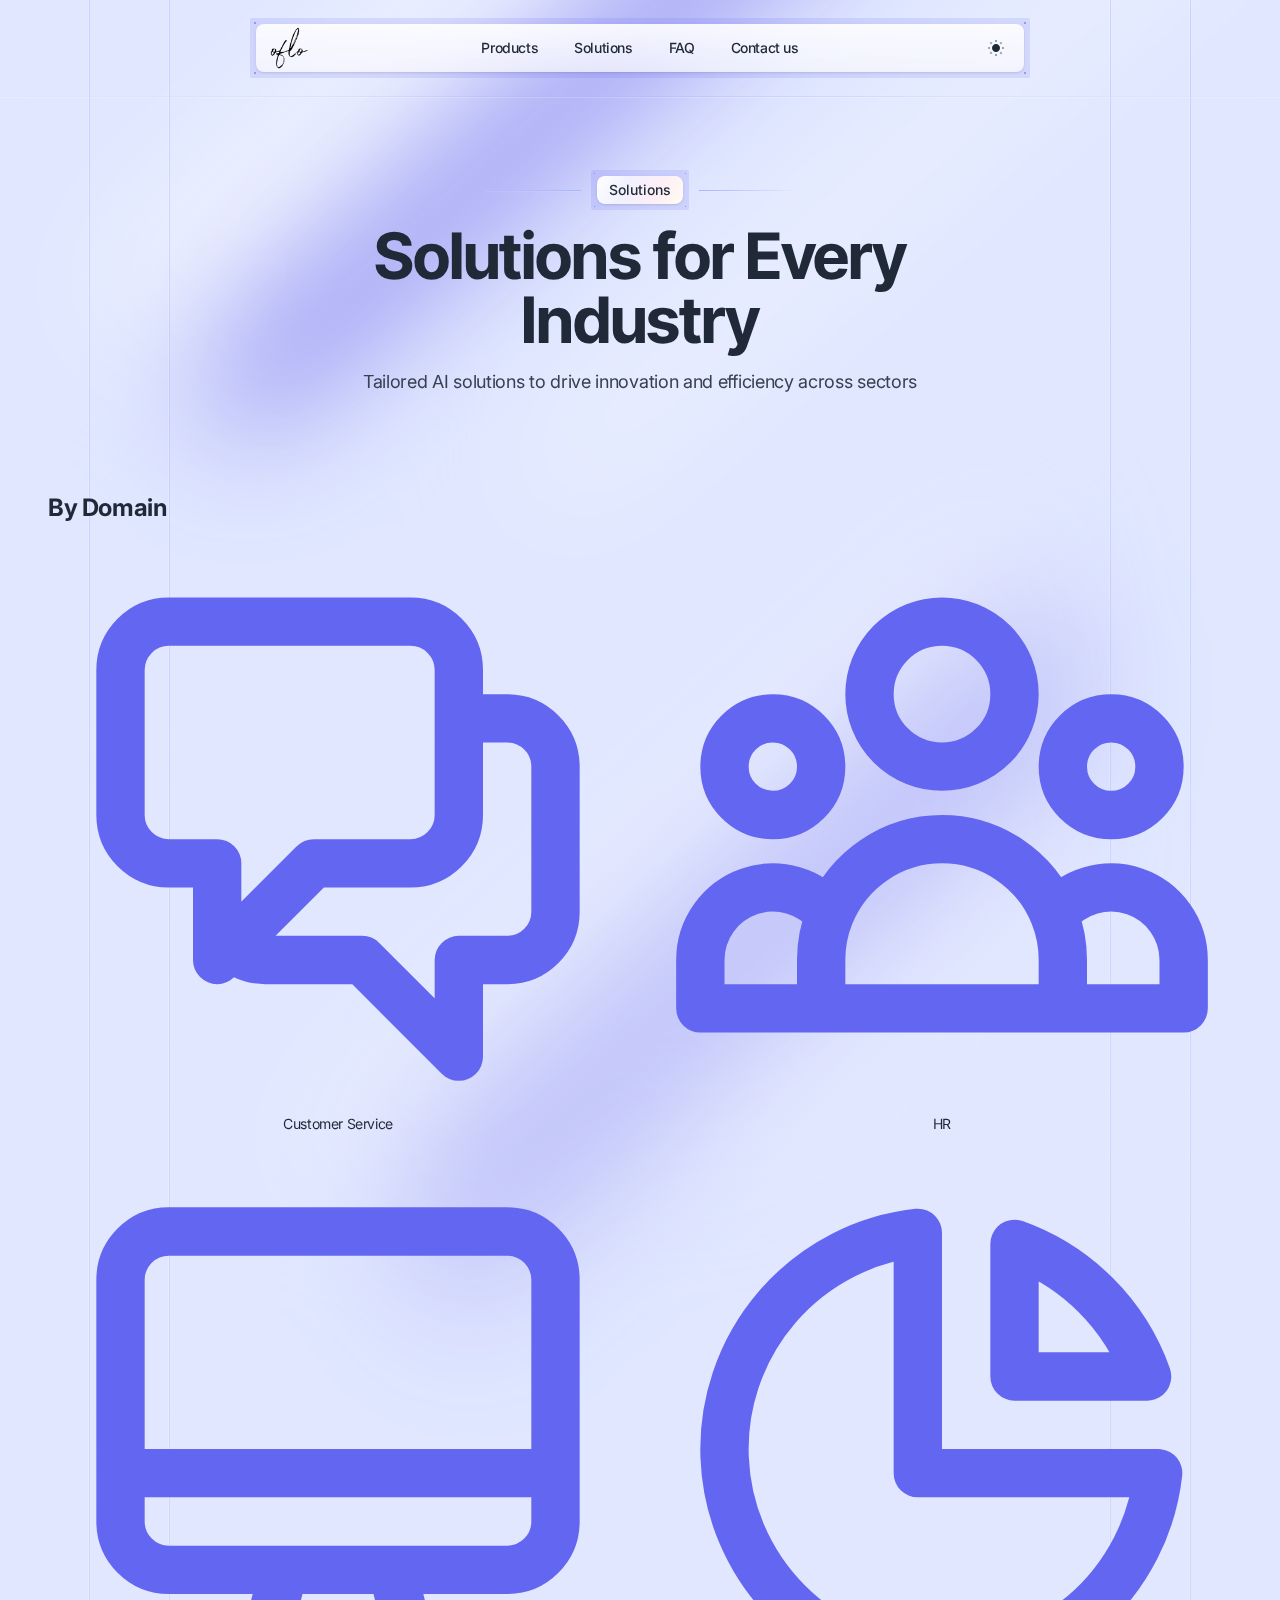
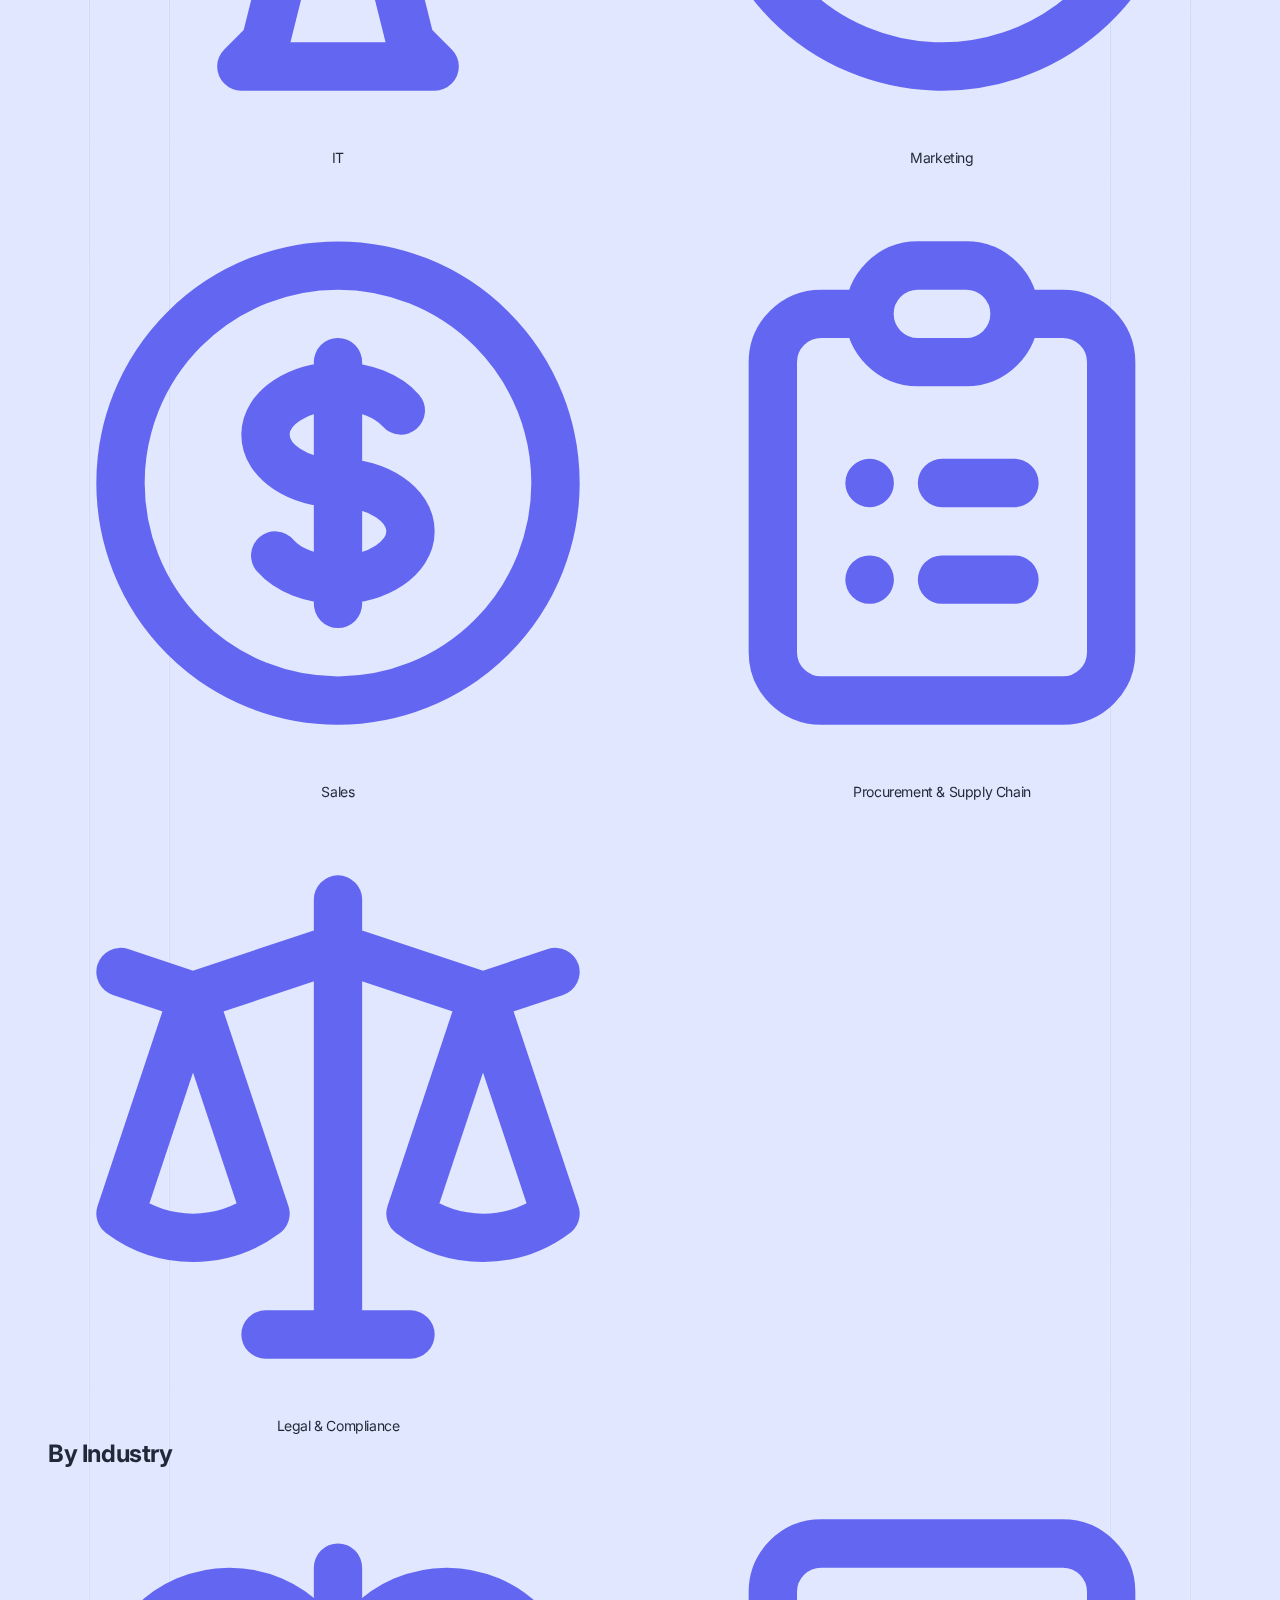
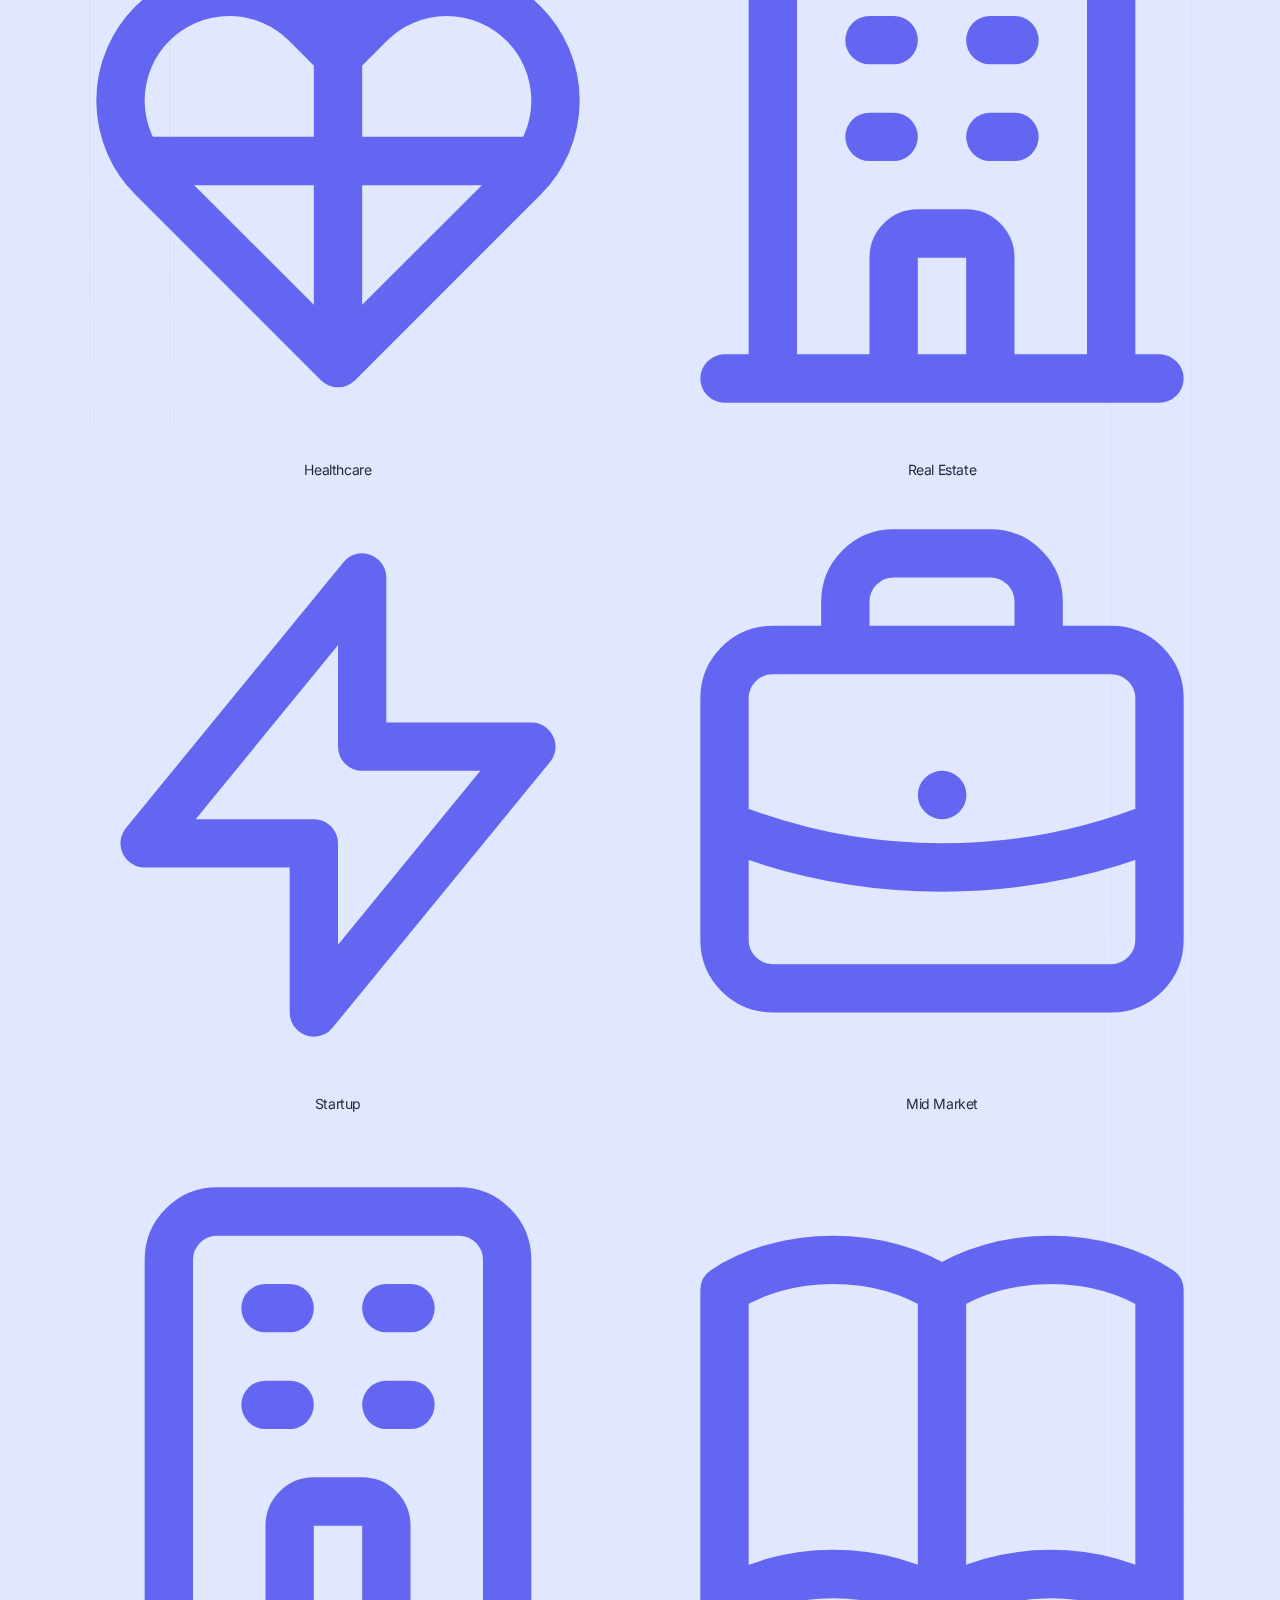
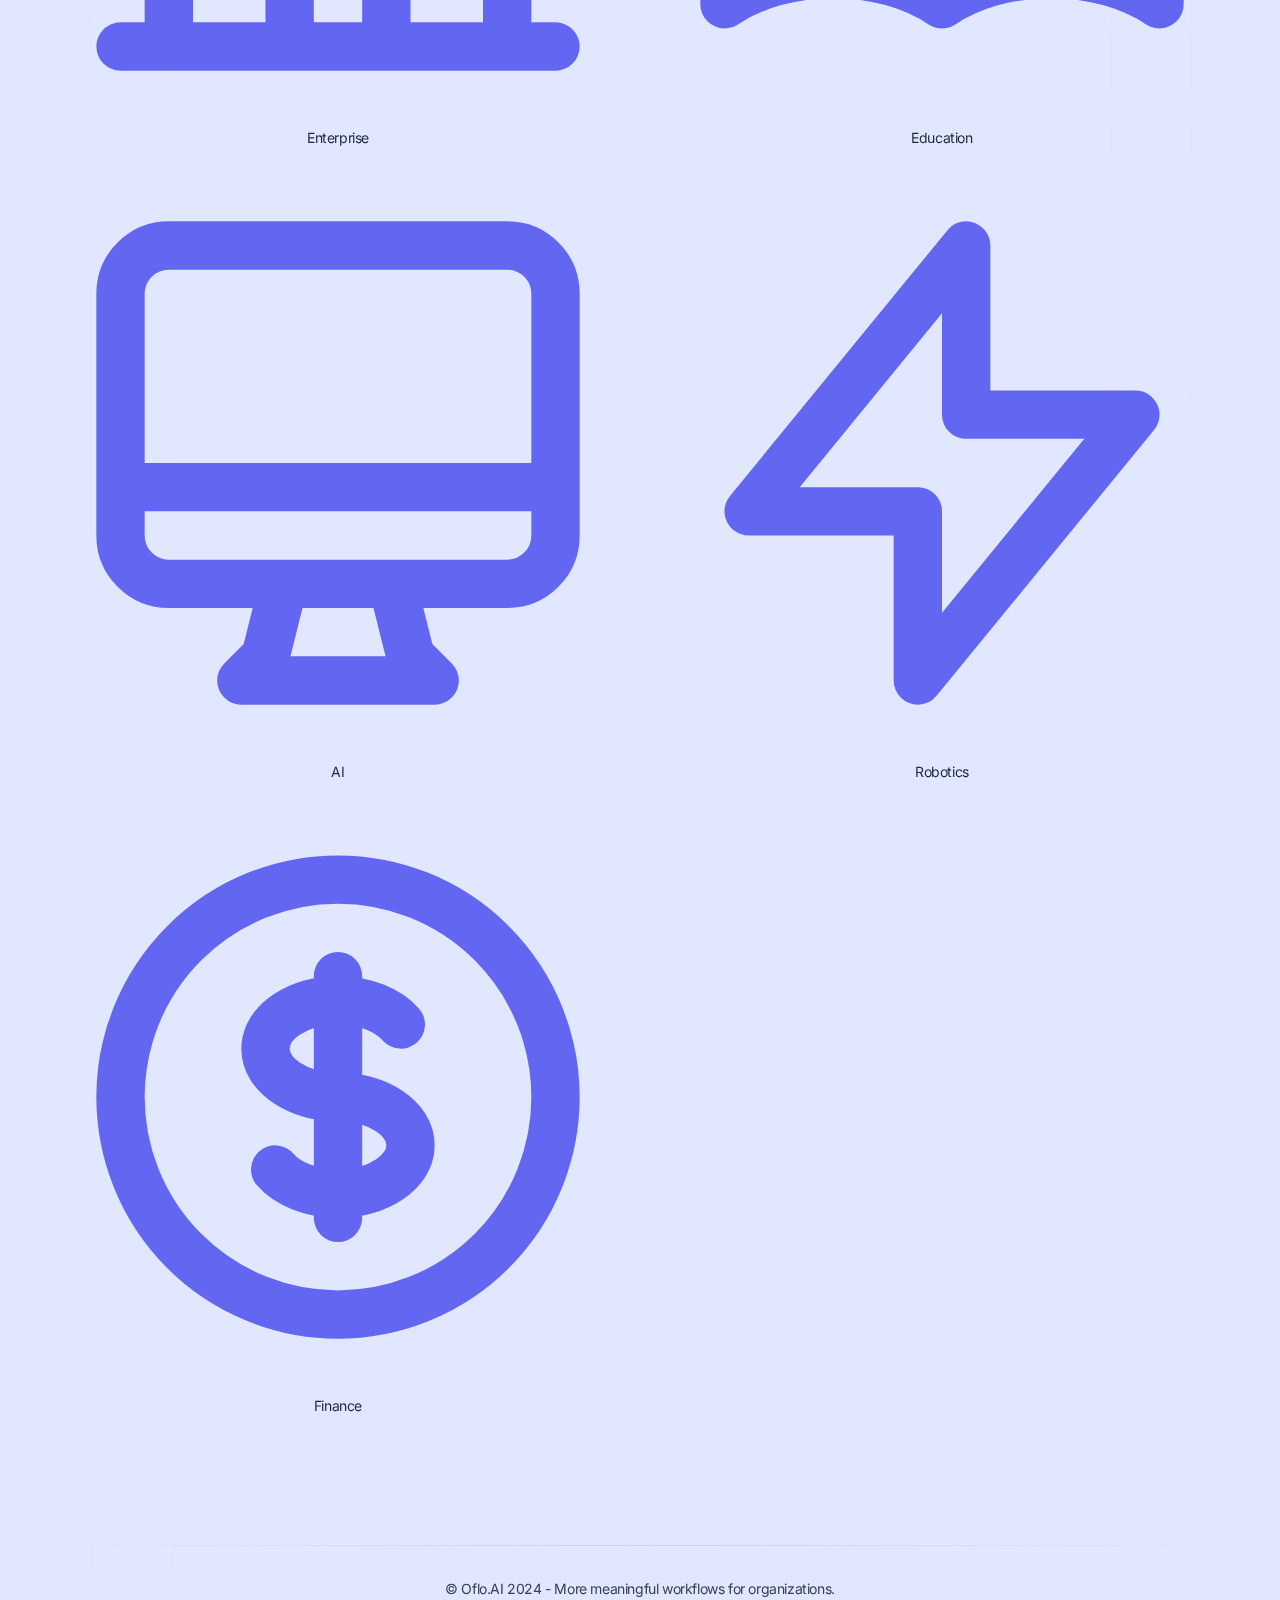
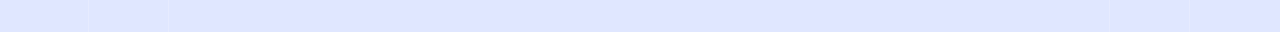
<file: solutions.html>
<!DOCTYPE html>
<html lang="en">

<head>
  <meta charset="utf-8" />
  <title>Solutions - Oflo.AI</title>
  <meta name="viewport" content="width=device-width,initial-scale=1" />
  <link href="./style.css" rel="stylesheet" />
  <script src="https://code.jquery.com/jquery-3.6.0.min.js"></script>
  <script src="js/components.js"></script>
  <script>
    if (
      localStorage.getItem("dark-mode") === "false" ||
      !("dark-mode" in localStorage)
    ) {
      document.querySelector("html").classList.remove("dark");
    } else {
      document.querySelector("html").classList.add("dark");
    }
  </script>

  <script>
    !function (t, e) { var o, n, p, r; e.__SV || (window.posthog = e, e._i = [], e.init = function (i, s, a) { function g(t, e) { var o = e.split("."); 2 == o.length && (t = t[o[0]], e = o[1]), t[e] = function () { t.push([e].concat(Array.prototype.slice.call(arguments, 0))) } } (p = t.createElement("script")).type = "text/javascript", p.async = !0, p.src = s.api_host.replace(".i.posthog.com", "-assets.i.posthog.com") + "/static/array.js", (r = t.getElementsByTagName("script")[0]).parentNode.insertBefore(p, r); var u = e; for (void 0 !== a ? u = e[a] = [] : a = "posthog", u.people = u.people || [], u.toString = function (t) { var e = "posthog"; return "posthog" !== a && (e += "." + a), t || (e += " (stub)"), e }, u.people.toString = function () { return u.toString(1) + ".people (stub)" }, o = "capture identify alias people.set people.set_once set_config register register_once unregister opt_out_capturing has_opted_out_capturing opt_in_capturing reset isFeatureEnabled onFeatureFlags getFeatureFlag getFeatureFlagPayload reloadFeatureFlags group updateEarlyAccessFeatureEnrollment getEarlyAccessFeatures getActiveMatchingSurveys getSurveys getNextSurveyStep onSessionId setPersonProperties".split(" "), n = 0; n < o.length; n++)g(u, o[n]); e._i.push([i, s, a]) }, e.__SV = 1) }(document, window.posthog || []);
    posthog.init('phc_pqCMgZ17OZmggH9xHG6mhpv1ScC7xKbpS13EjVsp3qA', {
      api_host: 'https://us.i.posthog.com', person_profiles: 'identified_only' // or 'always' to create profiles for anonymous users as well
    })
  </script>
  <!-- Google tag (gtag.js) -->
  <script async src="https://www.googletagmanager.com/gtag/js?id=G-GPM2F64PZP"></script>
  <script>
    window.dataLayer = window.dataLayer || [];
    function gtag() { dataLayer.push(arguments); }
    gtag('js', new Date());
    gtag('config', 'G-GPM2F64PZP');
  </script>
</head>

<body class="font-inter antialiased bg-indigo-100 text-gray-800 dark:bg-gray-900 dark:text-gray-200 tracking-tight">
  <!-- Page wrapper -->
  <div class="relative flex flex-col min-h-screen overflow-hidden supports-[overflow:clip]:overflow-clip">
    <!-- Bg coloured shapes -->
    <div class="absolute inset-y-0 w-[1102px] left-1/2 -translate-x-1/2 -z-10 pointer-events-none blur-3xl"
      aria-hidden="true">
      <div
        class="absolute w-[960px] h-24 top-12 animate-[swing_8s_ease-in-out_infinite] before:absolute before:inset-0 before:rounded-tl-full before:rounded-br-full before:bg-gradient-to-b before:from-transparent before:to-transparent before:via-indigo-600 before:-rotate-[42deg]">
      </div>
      <div
        class="absolute w-[960px] h-24 -top-12 -left-28 animate-[swing_15s_-1s_ease-in-out_infinite] before:absolute before:inset-0 before:rounded-tl-full before:rounded-br-full before:bg-gradient-to-b before:from-transparent before:to-transparent before:via-white dark:before:via-indigo-400 before:-rotate-[42deg]">
      </div>
      <div
        class="absolute w-[960px] h-16 top-36 left-80 animate-[swing_7s_-2s_ease-in-out_infinite] before:absolute before:inset-0 before:rounded-tl-full before:rounded-br-full before:bg-gradient-to-b before:from-transparent before:to-transparent before:via-white dark:before:via-indigo-400 before:-rotate-[42deg]">
      </div>
      <div
        class="absolute w-[960px] h-64 top-[820px] left-44 animate-[swing_10s_ease-in-out_infinite] before:absolute before:inset-0 before:rounded-tl-full before:rounded-br-full before:bg-gradient-to-b before:from-transparent before:to-transparent before:via-indigo-600/30 dark:before:via-indigo-400/30 before:-rotate-[42deg]">
      </div>
      <div
        class="absolute w-[480px] h-12 top-[970px] left-[550px] animate-[swing_15s_-2s_ease-in-out_infinite] before:absolute before:inset-0 before:rounded-tl-full before:rounded-br-full before:bg-gradient-to-b before:from-transparent before:to-transparent before:via-white dark:before:via-indigo-950 before:-rotate-[42deg]">
      </div>
      <div
        class="absolute w-[960px] h-16 top-[820px] left-24 animate-[swing_9s_-3s_ease-in-out_infinite] before:absolute before:inset-0 before:rounded-tl-full before:rounded-br-full before:bg-gradient-to-b before:from-transparent before:to-transparent before:via-white dark:before:via-indigo-900 before:-rotate-[42deg]">
      </div>
    </div>

    <!-- Vertical lines -->
    <div class="absolute inset-y-0 w-[1102px] left-1/2 -translate-x-1/2 -z-10 pointer-events-none" aria-hidden="true">
      <!-- Left side -->
      <div
        class="before:absolute before:inset-y-0 before:left-0 before:border-l before:[border-image:linear-gradient(to_bottom,theme(colors.indigo.300/.4),transparent)1] dark:before:[border-image:linear-gradient(to_bottom,theme(colors.indigo.300/.16),transparent)1] before:shadow-[-1px_0_0_0_theme(colors.white/.2)] dark:before:shadow-none after:absolute after:inset-y-0 after:left-20 after:border-l after:[border-image:linear-gradient(to_bottom,theme(colors.indigo.300/.4),transparent)1] dark:after:[border-image:linear-gradient(to_bottom,theme(colors.indigo.300/.16),transparent)1] after:shadow-[-1px_0_0_0_theme(colors.white/.2)] dark:after:shadow-none">
      </div>
      <!-- Right side -->
      <div
        class="before:absolute before:inset-y-0 before:right-0 before:border-l before:[border-image:linear-gradient(to_bottom,theme(colors.indigo.300/.4),transparent)1] dark:before:[border-image:linear-gradient(to_bottom,theme(colors.indigo.300/.16),transparent)1] before:shadow-[-1px_0_0_0_theme(colors.white/.2)] dark:before:shadow-none after:absolute after:inset-y-0 after:right-20 after:border-l after:[border-image:linear-gradient(to_bottom,theme(colors.indigo.300/.4),transparent)1] dark:after:[border-image:linear-gradient(to_bottom,theme(colors.indigo.300/.16),transparent)1] after:shadow-[-1px_0_0_0_theme(colors.white/.2)] dark:after:shadow-none">
      </div>
    </div>

    <!-- Site header -->
    <header
      class="absolute top-4 md:top-6 w-full z-30 pb-4 md:pb-6 border-b [border-image:linear-gradient(to_right,transparent,theme(colors.indigo.300/.4),transparent)1] dark:[border-image:linear-gradient(to_right,transparent,theme(colors.indigo.300/.16),transparent)1] shadow-[0_1px_0_0_theme(colors.white/.2)] dark:shadow-none">
      <div class="px-4 sm:px-6">
        <div class="max-w-3xl mx-auto">
          <div
            class="relative flex items-center justify-between gap-x-2 h-12 bg-gradient-to-b from-white/90 to-white/70 dark:from-gray-700/80 dark:to-gray-700/70 rounded-lg px-3 shadow">
            <!-- Border with dots in corners -->
            <div
              class="absolute -inset-1.5 bg-indigo-500/15 dark:bg-gray-800/50 rounded-sm -z-10 before:absolute before:inset-y-0 before:left-0 before:w-[10px] before:bg-[length:10px_10px] before:[background-position:top_center,bottom_center] before:bg-no-repeat before:[background-image:radial-gradient(circle_at_center,theme(colors.indigo.500/.56)_1px,transparent_1px),radial-gradient(circle_at_center,theme(colors.indigo.500/.56)_1px,transparent_1px)] dark:before:[background-image:radial-gradient(circle_at_center,theme(colors.gray.600/.56)_1px,transparent_1px),radial-gradient(circle_at_center,theme(colors.gray.600/.56)_1px,transparent_1px)] after:absolute after:inset-y-0 after:right-0 after:w-[10px] after:bg-[length:10px_10px] after:[background-position:top_center,bottom_center] after:bg-no-repeat after:[background-image:radial-gradient(circle_at_center,theme(colors.indigo.500/.56)_1px,transparent_1px),radial-gradient(circle_at_center,theme(colors.indigo.500/.56)_1px,transparent_1px)] dark:after:[background-image:radial-gradient(circle_at_center,theme(colors.gray.600/.56)_1px,transparent_1px),radial-gradient(circle_at_center,theme(colors.gray.600/.56)_1px,transparent_1px)]"
              aria-hidden="true"></div>

            <!-- Site branding -->
            <div class="flex-1">
              <!-- Logo -->
              <a href="index.html">
                <img class="h-8 logo-image" alt="Oflo.AI" height="42" width="42" />
              </a>
            </div>

            <!-- Navigation links -->
            <nav class="relative flex justify-center">
              <ul class="flex items-center sm:gap-x-3 text-sm font-medium">
                <li>
                  <a class="text-gray-800 dark:text-gray-200 rounded-lg hover:bg-indigo-100 dark:hover:bg-gray-800/30 transition-colors py-1.5 px-3"
                    href="products.html">Products</a>
                </li>
                <li>
                  <a class="text-gray-800 dark:text-gray-200 rounded-lg hover:bg-indigo-100 dark:hover:bg-gray-800/30 transition-colors py-1.5 px-3"
                    href="solutions.html">Solutions</a>
                </li>
                <li>
                  <a class="text-gray-800 dark:text-gray-200 rounded-lg hover:bg-indigo-100 dark:hover:bg-gray-800/30 transition-colors py-1.5 px-3"
                    href="faq.html">FAQ</a>
                </li>
                <li>
                  <a class="text-gray-800 dark:text-gray-200 rounded-lg hover:bg-indigo-100 dark:hover:bg-gray-800/30 transition-colors py-1.5 px-3"
                    href="contact.html">Contact us</a>
                </li>
              </ul>
            </nav>


            <!-- Dark / Light mode toggle -->
            <div class="flex-1 flex justify-end">
              <input type="checkbox" name="light-switch" id="light-switch" class="light-switch sr-only" />
              <label class="cursor-pointer p-2" for="light-switch">
                <svg width="16" height="16" xmlns="http://www.w3.org/2000/svg">
                  <path class="fill-gray-400 dark:fill-gray-500"
                    d="M9 0H7v2h2V0ZM14.294 3.052 12.88 1.637 11.466 3.05l1.413 1.414 1.415-1.413ZM16 7h-2v2h2V7ZM11.535 13.02l1.415 1.413 1.414-1.415-1.415-1.413-1.414 1.414ZM9 14H7v2h2v-2ZM1.566 12.948l1.414 1.415 1.415-1.413-1.414-1.415-1.415 1.413ZM2 7H0v2h2V7ZM4.465 3.12 3.05 1.707 1.636 3.12l1.415 1.414L4.465 3.12Z" />
                  <path class="fill-gray-800 dark:fill-gray-200"
                    d="M8 4C5.8 4 4 5.8 4 8s1.8 4 4 4 4-1.8 4-4-1.8-4-4-4Z" />
                </svg>
                <span class="sr-only">Switch to light / dark version</span>
              </label>
            </div>
          </div>
        </div>
      </div>
    </header>

    <!-- Page content -->
    <main class="grow">
      <section>
        <div class="pt-32 pb-12 md:pt-44 md:pb-20">
          <div class="px-4 sm:px-6">
            <div class="max-w-3xl mx-auto mb-12">
              <div class="text-center">
                <div
                  class="relative flex items-center justify-center gap-4 mb-5 before:h-px before:w-24 before:border-b before:[border-image:linear-gradient(to_left,theme(colors.indigo.300),transparent)1] dark:before:[border-image:linear-gradient(to_left,theme(colors.indigo.300/.16),transparent)1] before:shadow-sm before:shadow-white/20 dark:before:shadow-none after:h-px after:w-24 after:border-b after:[border-image:linear-gradient(to_right,theme(colors.indigo.300),transparent)1] dark:after:[border-image:linear-gradient(to_right,theme(colors.indigo.300/.16),transparent)1] after:shadow-sm after:shadow-white/20 dark:after:shadow-none">
                  <div
                    class="relative text-sm font-medium text-gray-700 bg-white dark:bg-gray-700 inline-flex rounded-lg whitespace-nowrap px-3 py-[3px] tracking-normal before:absolute before:inset-0 before:rounded-lg before:[background-image:linear-gradient(120deg,transparent_0%,theme(colors.indigo.400/.12)_33%,theme(colors.pink.400/.12)_66%,theme(colors.amber.200/.12)_100%)] dark:before:[background-image:linear-gradient(120deg,theme(colors.indigo.400/.16),theme(colors.indigo.600/.16)_50%,transparent_100%)] shadow">
                    <!-- Border with dots in corners -->
                    <div
                      class="absolute -inset-1.5 bg-indigo-500/15 dark:bg-gray-800/65 rounded-sm -z-10 before:absolute before:inset-y-0 before:left-0 before:w-[7px] before:bg-[length:7px_7px] before:[background-position:top_center,bottom_center] before:bg-no-repeat before:[background-image:radial-gradient(circle_at_center,theme(colors.indigo.500/.56)_0.5px,transparent_0.5px),radial-gradient(circle_at_center,theme(colors.indigo.500/.56)_0.5px,transparent_0.5px)] dark:before:[background-image:radial-gradient(circle_at_center,theme(colors.gray.600/.56)_0.5px,transparent_0.5px),radial-gradient(circle_at_center,theme(colors.gray.600/.56)_0.5px,transparent_0.5px)] after:absolute after:inset-y-0 after:right-0 after:w-[7px] after:bg-[length:7px_7px] after:[background-position:top_center,bottom_center] after:bg-no-repeat after:[background-image:radial-gradient(circle_at_center,theme(colors.indigo.500/.56)_0.5px,transparent_0.5px),radial-gradient(circle_at_center,theme(colors.indigo.500/.56)_0.5px,transparent_0.5px)] dark:after:[background-image:radial-gradient(circle_at_center,theme(colors.gray.600/.56)_0.5px,transparent_0.5px),radial-gradient(circle_at_center,theme(colors.gray.600/.56)_0.5px,transparent_0.5px)]"
                      aria-hidden="true"></div>
                    <span
                      class="relative text-gray-800 dark:text-transparent dark:bg-clip-text dark:bg-gradient-to-b dark:from-indigo-500 dark:to-indigo-50">Solutions</span>
                  </div>
                </div>
                <h1
                  class="font-inter-tight text-5xl md:text-6xl font-bold text-gray-800 dark:text-transparent dark:bg-clip-text dark:bg-gradient-to-b dark:from-indigo-200 dark:to-gray-200 pb-4">
                  Solutions for Every Industry</h1>
                <p class="text-lg text-gray-700 dark:text-gray-400">Tailored AI solutions to drive innovation and
                  efficiency across sectors</p>
              </div>
            </div>

            <!-- page content -->
            <div class="max-w-7xl mx-auto px-4 sm:px-6 py-12">
              <div class="flex flex-col lg:flex-row justify-center items-start lg:items-stretch gap-12">
                <div class="w-full lg:w-1/2">
                  <h2 class="text-2xl font-bold mb-6 light:text-gray-800 dark:text-gray-200">By Domain</h2>
                  <ul class="grid grid-cols-2 sm:grid-cols-3 gap-6">
                    <li class="flex flex-col items-center text-center">
                      <svg class="w-4 h-4 mb-2 text-indigo-500" fill="none" stroke="currentColor" viewBox="0 0 24 24"
                        xmlns="http://www.w3.org/2000/svg">
                        <path stroke-linecap="round" stroke-linejoin="round" stroke-width="2"
                          d="M17 8h2a2 2 0 012 2v6a2 2 0 01-2 2h-2v4l-4-4H9a1.994 1.994 0 01-1.414-.586m0 0L11 14h4a2 2 0 002-2V6a2 2 0 00-2-2H5a2 2 0 00-2 2v6a2 2 0 002 2h2v4l.586-.586z">
                        </path>
                      </svg>
                      <span class="text-sm light:text-gray-700 dark:text-gray-300">Customer Service</span>
                    </li>
                    <li class="flex flex-col items-center text-center">
                      <svg class="w-4 h-4 mb-2 text-indigo-500" fill="none" stroke="currentColor" viewBox="0 0 24 24"
                        xmlns="http://www.w3.org/2000/svg">
                        <path stroke-linecap="round" stroke-linejoin="round" stroke-width="2"
                          d="M17 20h5v-2a3 3 0 00-5.356-1.857M17 20H7m10 0v-2c0-.656-.126-1.283-.356-1.857M7 20H2v-2a3 3 0 015.356-1.857M7 20v-2c0-.656.126-1.283.356-1.857m0 0a5.002 5.002 0 019.288 0M15 7a3 3 0 11-6 0 3 3 0 016 0zm6 3a2 2 0 11-4 0 2 2 0 014 0zM7 10a2 2 0 11-4 0 2 2 0 014 0z">
                        </path>
                      </svg>
                      <span class="text-sm light:text-gray-700 dark:text-gray-300">HR</span>
                    </li>
                    <li class="flex flex-col items-center text-center">
                      <svg class="w-4 h-4 mb-2 text-indigo-500" fill="none" stroke="currentColor" viewBox="0 0 24 24"
                        xmlns="http://www.w3.org/2000/svg">
                        <path stroke-linecap="round" stroke-linejoin="round" stroke-width="2"
                          d="M9.75 17L9 20l-1 1h8l-1-1-.75-3M3 13h18M5 17h14a2 2 0 002-2V5a2 2 0 00-2-2H5a2 2 0 00-2 2v10a2 2 0 002 2z">
                        </path>
                      </svg>
                      <span class="text-sm light:text-gray-700 dark:text-gray-300">IT</span>
                    </li>
                    <li class="flex flex-col items-center text-center">
                      <svg class="w-4 h-4 mb-2 text-indigo-500" fill="none" stroke="currentColor" viewBox="0 0 24 24"
                        xmlns="http://www.w3.org/2000/svg">
                        <path stroke-linecap="round" stroke-linejoin="round" stroke-width="2"
                          d="M11 3.055A9.001 9.001 0 1020.945 13H11V3.055z"></path>
                        <path stroke-linecap="round" stroke-linejoin="round" stroke-width="2"
                          d="M20.488 9H15V3.512A9.025 9.025 0 0120.488 9z"></path>
                      </svg>
                      <span class="text-sm light:text-gray-700 dark:text-gray-300">Marketing</span>
                    </li>
                    <li class="flex flex-col items-center text-center">
                      <svg class="w-4 h-4 mb-2 text-indigo-500" fill="none" stroke="currentColor" viewBox="0 0 24 24"
                        xmlns="http://www.w3.org/2000/svg">
                        <path stroke-linecap="round" stroke-linejoin="round" stroke-width="2"
                          d="M12 8c-1.657 0-3 .895-3 2s1.343 2 3 2 3 .895 3 2-1.343 2-3 2m0-8c1.11 0 2.08.402 2.599 1M12 8V7m0 1v8m0 0v1m0-1c-1.11 0-2.08-.402-2.599-1M21 12a9 9 0 11-18 0 9 9 0 0118 0z">
                        </path>
                      </svg>
                      <span class="text-sm light:text-gray-700 dark:text-gray-300">Sales</span>
                    </li>
                    <li class="flex flex-col items-center text-center">
                      <svg class="w-4 h-4 mb-2 text-indigo-500" fill="none" stroke="currentColor" viewBox="0 0 24 24"
                        xmlns="http://www.w3.org/2000/svg">
                        <path stroke-linecap="round" stroke-linejoin="round" stroke-width="2"
                          d="M9 5H7a2 2 0 00-2 2v12a2 2 0 002 2h10a2 2 0 002-2V7a2 2 0 00-2-2h-2M9 5a2 2 0 002 2h2a2 2 0 002-2M9 5a2 2 0 012-2h2a2 2 0 012 2m-3 7h3m-3 4h3m-6-4h.01M9 16h.01">
                        </path>
                      </svg>
                      <span class="text-sm light:text-gray-700 dark:text-gray-300">Procurement & Supply Chain</span>
                    </li>
                    <li class="flex flex-col items-center text-center">
                      <svg class="w-4 h-4 mb-2 text-indigo-500" fill="none" stroke="currentColor" viewBox="0 0 24 24"
                        xmlns="http://www.w3.org/2000/svg">
                        <path stroke-linecap="round" stroke-linejoin="round" stroke-width="2"
                          d="M3 6l3 1m0 0l-3 9a5.002 5.002 0 006.001 0M6 7l3 9M6 7l6-2m6 2l3-1m-3 1l-3 9a5.002 5.002 0 006.001 0M18 7l3 9m-3-9l-6-2m0-2v2m0 16V5m0 16H9m3 0h3">
                        </path>
                      </svg>
                      <span class="text-sm light:text-gray-700 dark:text-gray-300">Legal & Compliance</span>
                    </li>
                  </ul>
                </div>
                <div class="w-full lg:w-1/2">
                  <h2 class="text-2xl font-bold mb-6 light:text-gray-800 dark:text-gray-200">By Industry</h2>
                  <ul class="grid grid-cols-2 sm:grid-cols-3 gap-6">
                    <li class="flex flex-col items-center text-center">
                      <svg class="w-4 h-4 mb-2 text-indigo-500" fill="none" stroke="currentColor" viewBox="0 0 24 24"
                        xmlns="http://www.w3.org/2000/svg">
                        <path stroke-linecap="round" stroke-linejoin="round" stroke-width="2"
                          d="M4.318 6.318a4.5 4.5 0 000 6.364L12 20.364l7.682-7.682a4.5 4.5 0 00-6.364-6.364L12 7.636l-1.318-1.318a4.5 4.5 0 00-6.364 0z">
                        </path>
                        <path stroke-linecap="round" stroke-linejoin="round" stroke-width="2" d="M12 4v16m0-8H4m8 0h8">
                        </path>
                      </svg>
                      <span class="text-sm light:text-gray-700 dark:text-gray-300">Healthcare</span>
                    </li>
                    <li class="flex flex-col items-center text-center">
                      <svg class="w-4 h-4 mb-2 text-indigo-500" fill="none" stroke="currentColor" viewBox="0 0 24 24"
                        xmlns="http://www.w3.org/2000/svg">
                        <path stroke-linecap="round" stroke-linejoin="round" stroke-width="2"
                          d="M19 21V5a2 2 0 00-2-2H7a2 2 0 00-2 2v16m14 0h2m-2 0h-5m-9 0H3m2 0h5M9 7h1m-1 4h1m4-4h1m-1 4h1m-5 10v-5a1 1 0 011-1h2a1 1 0 011 1v5m-4 0h4">
                        </path>
                      </svg>
                      <span class="text-sm light:text-gray-700 dark:text-gray-300">Real Estate</span>
                    </li>
                    <li class="flex flex-col items-center text-center">
                      <svg class="w-4 h-4 mb-2 text-indigo-500" fill="none" stroke="currentColor" viewBox="0 0 24 24"
                        xmlns="http://www.w3.org/2000/svg">
                        <path stroke-linecap="round" stroke-linejoin="round" stroke-width="2"
                          d="M13 10V3L4 14h7v7l9-11h-7z"></path>
                      </svg>
                      <span class="text-sm light:text-gray-700 dark:text-gray-300">Startup</span>
                    </li>
                    <li class="flex flex-col items-center text-center">
                      <svg class="w-4 h-4 mb-2 text-indigo-500" fill="none" stroke="currentColor" viewBox="0 0 24 24"
                        xmlns="http://www.w3.org/2000/svg">
                        <path stroke-linecap="round" stroke-linejoin="round" stroke-width="2"
                          d="M21 13.255A23.931 23.931 0 0112 15c-3.183 0-6.22-.62-9-1.745M16 6V4a2 2 0 00-2-2h-4a2 2 0 00-2 2v2m4 6h.01M5 20h14a2 2 0 002-2V8a2 2 0 00-2-2H5a2 2 0 00-2 2v10a2 2 0 002 2z">
                        </path>
                      </svg>
                      <span class="text-sm light:text-gray-700 dark:text-gray-300">Mid Market</span>
                    </li>
                    <li class="flex flex-col items-center text-center">
                      <svg class="w-4 h-4 mb-2 text-indigo-500" fill="none" stroke="currentColor" viewBox="0 0 24 24"
                        xmlns="http://www.w3.org/2000/svg">
                        <path stroke-linecap="round" stroke-linejoin="round" stroke-width="2"
                          d="M19 21V5a2 2 0 00-2-2H7a2 2 0 00-2 2v16m14 0h2m-2 0h-5m-9 0H3m2 0h5M9 7h1m-1 4h1m4-4h1m-1 4h1m-5 10v-5a1 1 0 011-1h2a1 1 0 011 1v5m-4 0h4">
                        </path>
                      </svg>
                      <span class="text-sm light:text-gray-700 dark:text-gray-300">Enterprise</span>
                    </li>
                    <li class="flex flex-col items-center text-center">
                      <svg class="w-4 h-4 mb-2 text-indigo-500" fill="none" stroke="currentColor" viewBox="0 0 24 24"
                        xmlns="http://www.w3.org/2000/svg">
                        <path stroke-linecap="round" stroke-linejoin="round" stroke-width="2"
                          d="M12 6.253v13m0-13C10.832 5.477 9.246 5 7.5 5S4.168 5.477 3 6.253v13C4.168 18.477 5.754 18 7.5 18s3.332.477 4.5 1.253m0-13C13.168 5.477 14.754 5 16.5 5c1.747 0 3.332.477 4.5 1.253v13C19.832 18.477 18.247 18 16.5 18c-1.746 0-3.332.477-4.5 1.253">
                        </path>
                      </svg>
                      <span class="text-sm light:text-gray-700 dark:text-gray-300">Education</span>
                    </li>
                    <li class="flex flex-col items-center text-center">
                      <svg class="w-4 h-4 mb-2 text-indigo-500" fill="none" stroke="currentColor" viewBox="0 0 24 24"
                        xmlns="http://www.w3.org/2000/svg">
                        <path stroke-linecap="round" stroke-linejoin="round" stroke-width="2"
                          d="M9.75 17L9 20l-1 1h8l-1-1-.75-3M3 13h18M5 17h14a2 2 0 002-2V5a2 2 0 00-2-2H5a2 2 0 00-2 2v10a2 2 0 002 2z">
                        </path>
                      </svg>
                      <span class="text-sm light:text-gray-700 dark:text-gray-300">AI</span>
                    </li>
                    <li class="flex flex-col items-center text-center">
                      <svg class="w-4 h-4 mb-2 text-indigo-500" fill="none" stroke="currentColor" viewBox="0 0 24 24"
                        xmlns="http://www.w3.org/2000/svg">
                        <path stroke-linecap="round" stroke-linejoin="round" stroke-width="2"
                          d="M13 10V3L4 14h7v7l9-11h-7z"></path>
                      </svg>
                      <span class="text-sm light:text-gray-700 dark:text-gray-300">Robotics</span>
                    </li>
                    <li class="flex flex-col items-center text-center">
                      <svg class="w-4 h-4 mb-2 text-indigo-500" fill="none" stroke="currentColor" viewBox="0 0 24 24"
                        xmlns="http://www.w3.org/2000/svg">
                        <path stroke-linecap="round" stroke-linejoin="round" stroke-width="2"
                          d="M12 8c-1.657 0-3 .895-3 2s1.343 2 3 2 3 .895 3 2-1.343 2-3 2m0-8c1.11 0 2.08.402 2.599 1M12 8V7m0 1v8m0 0v1m0-1c-1.11 0-2.08-.402-2.599-1M21 12a9 9 0 11-18 0 9 9 0 0118 0z">
                        </path>
                      </svg>
                      <span class="text-sm light:text-gray-700 dark:text-gray-300">Finance</span>
                    </li>
                  </ul>
                </div>
              </div>
            </div>
          </div>
      </section>
    </main>


    <!-- Site footer -->
    <footer
      class="border-t [border-image:linear-gradient(to_right,transparent,theme(colors.indigo.300/.4),transparent)1] dark:[border-image:linear-gradient(to_right,transparent,theme(colors.indigo.300/.16),transparent)1] shadow-[0_1px_0_0_theme(colors.white/.2)] dark:shadow-none">
      <div class="px-4 sm:px-6">
        <div class="max-w-3xl mx-auto">
          <div class="text-center py-8">
            <p class="text-sm text-gray-700 dark:text-gray-400">
              &copy; Oflo.AI 2024 - More meaningful workflows for
              organizations.
            </p>
          </div>
        </div>
      </div>
    </footer>
  </div>

  <script src="./js/vendors/alpinejs.min.js" defer></script>
  <script src="./js/main.js"></script>
</body>

</html>
</file>
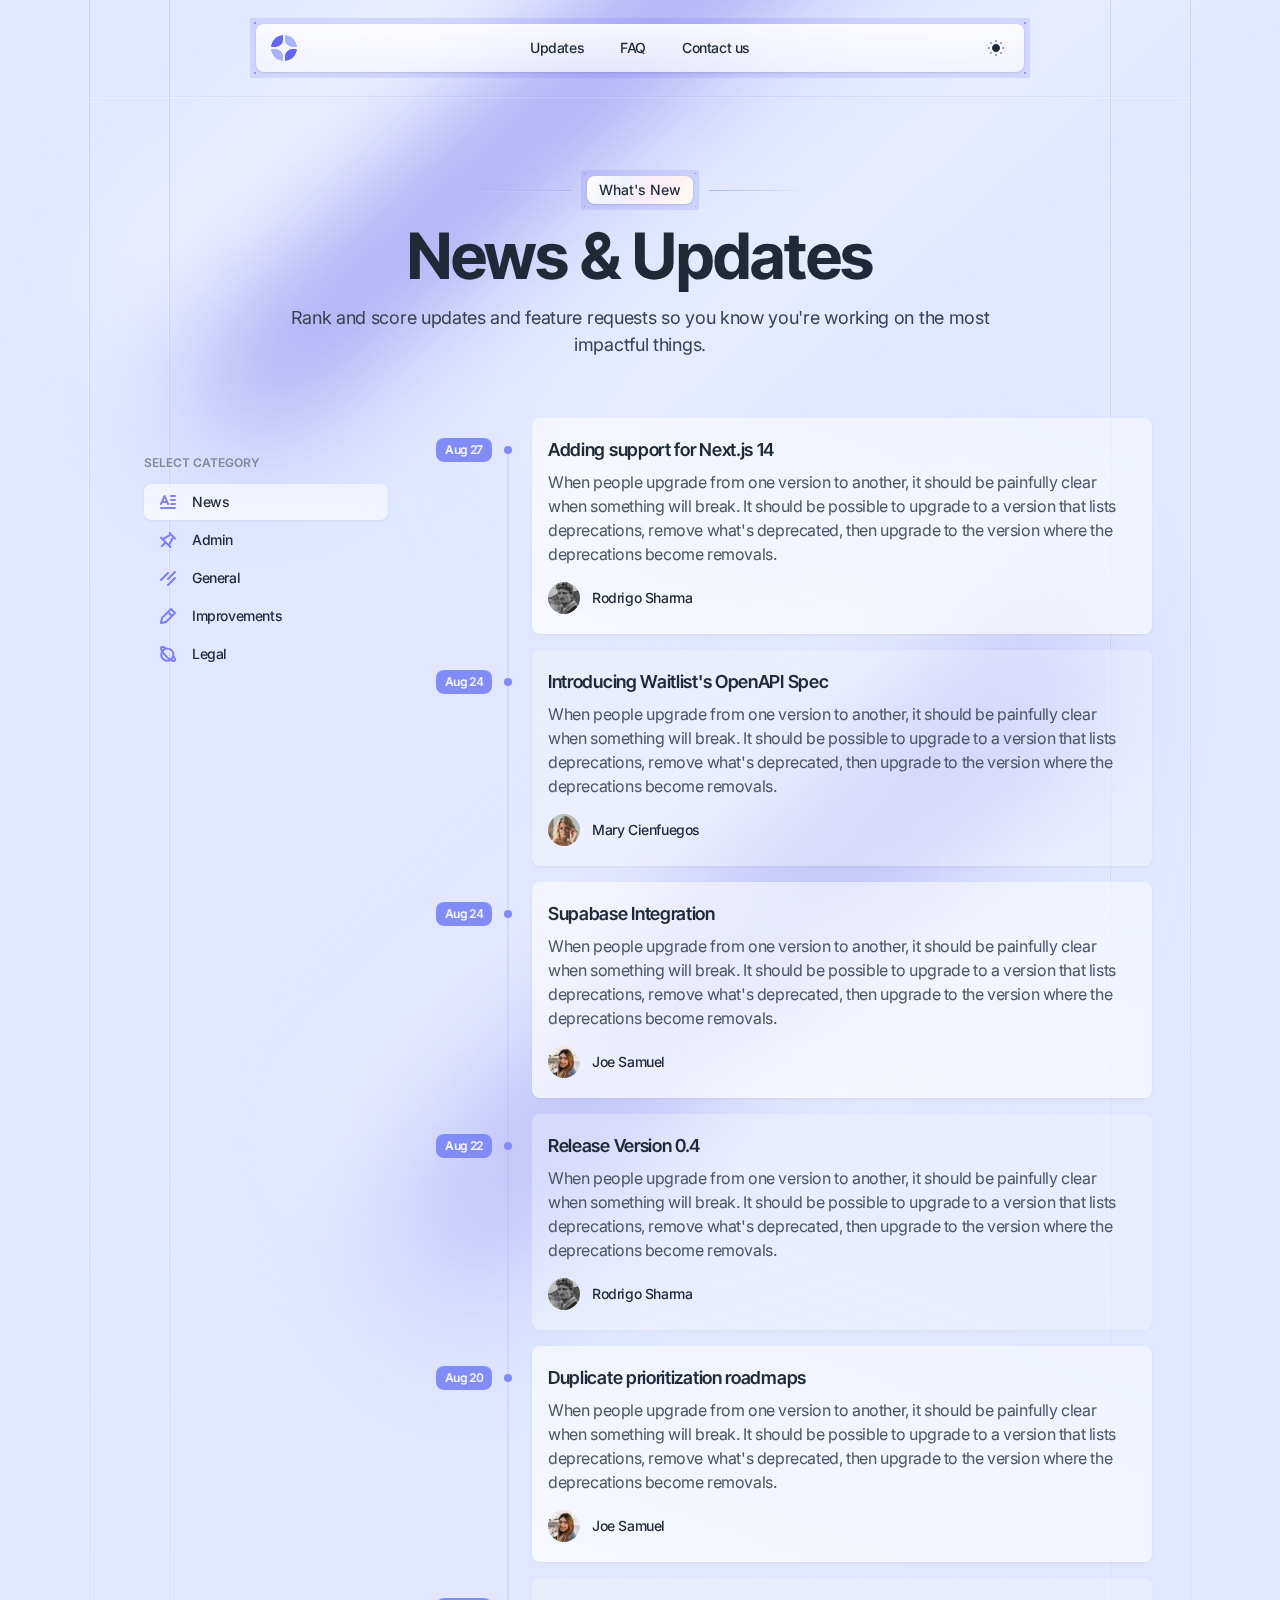
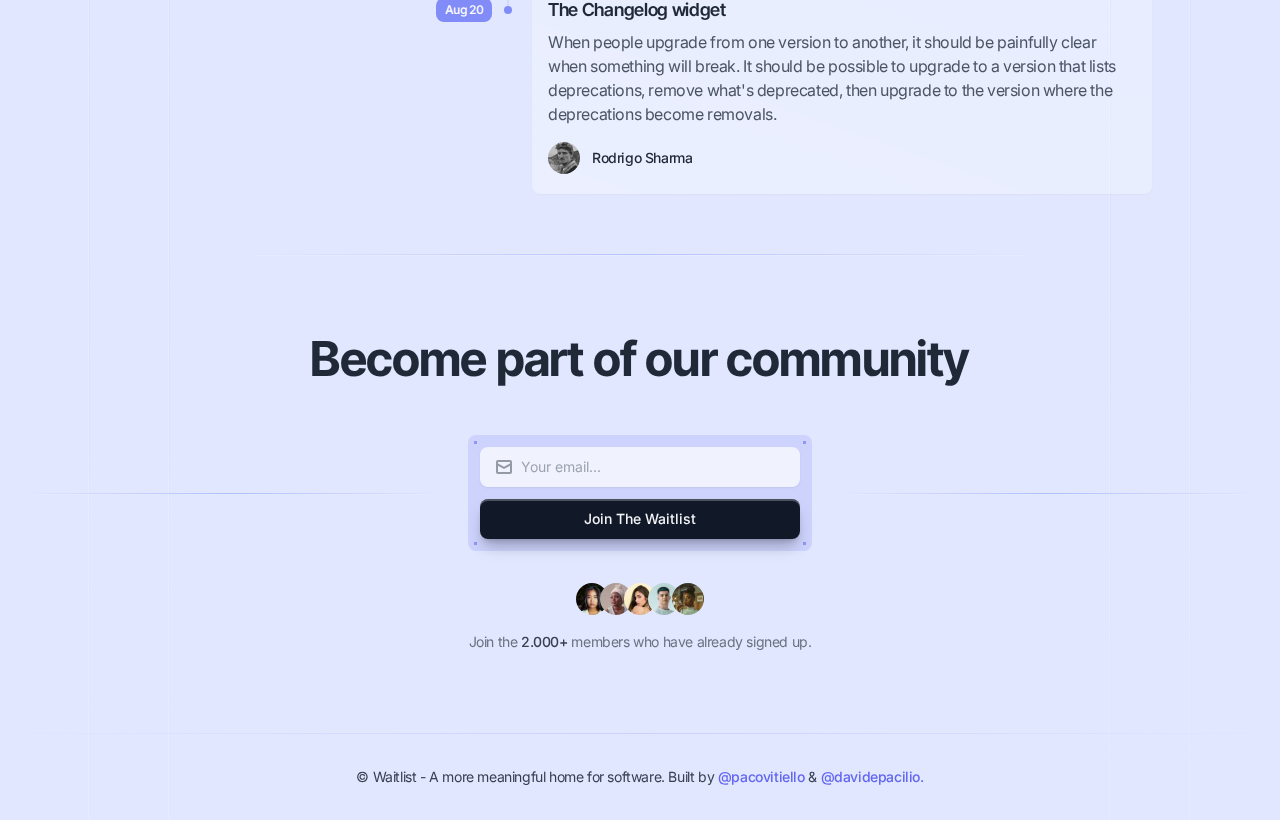
<file: updates.html>
<!DOCTYPE html>
<html lang="en">

<head>
    <meta charset="utf-8">
    <title>Waitlist HTML Demo - Updates</title>
    <meta name="viewport" content="width=device-width,initial-scale=1">
    <link href="./style.css" rel="stylesheet">
    <script>
        if (localStorage.getItem('dark-mode') === 'false' || !('dark-mode' in localStorage)) {
            document.querySelector('html').classList.remove('dark');
        } else {
            document.querySelector('html').classList.add('dark');
        }
    </script>     
</head>

<body class="font-inter antialiased bg-indigo-100 text-gray-800 dark:bg-gray-900 dark:text-gray-200 tracking-tight">

    <!-- Page wrapper -->
    <div class="relative flex flex-col min-h-screen overflow-hidden supports-[overflow:clip]:overflow-clip">

        <!-- Bg coloured shapes -->
        <div class="absolute inset-y-0 w-[1102px] left-1/2 -translate-x-1/2 -z-10 pointer-events-none blur-3xl" aria-hidden="true">
            <div class="absolute w-[960px] h-24 top-12 animate-[swing_8s_ease-in-out_infinite] before:absolute before:inset-0 before:rounded-tl-full before:rounded-br-full before:bg-gradient-to-b before:from-transparent before:to-transparent before:via-indigo-600 before:-rotate-[42deg]"></div>
            <div class="absolute w-[960px] h-24 -top-12 -left-28 animate-[swing_15s_-1s_ease-in-out_infinite] before:absolute before:inset-0 before:rounded-tl-full before:rounded-br-full before:bg-gradient-to-b before:from-transparent before:to-transparent before:via-white dark:before:via-indigo-400 before:-rotate-[42deg]"></div>
            <div class="absolute w-[960px] h-16 top-36 left-80 animate-[swing_7s_-2s_ease-in-out_infinite] before:absolute before:inset-0 before:rounded-tl-full before:rounded-br-full before:bg-gradient-to-b before:from-transparent before:to-transparent before:via-white dark:before:via-indigo-400 before:-rotate-[42deg]"></div>
            <div class="absolute w-[960px] h-64 top-[820px] left-44 animate-[swing_10s_ease-in-out_infinite] before:absolute before:inset-0 before:rounded-tl-full before:rounded-br-full before:bg-gradient-to-b before:from-transparent before:to-transparent before:via-indigo-600/30 dark:before:via-indigo-400/30 before:-rotate-[42deg]"></div>
            <div class="absolute w-[480px] h-12 top-[970px] left-[550px] animate-[swing_15s_-2s_ease-in-out_infinite] before:absolute before:inset-0 before:rounded-tl-full before:rounded-br-full before:bg-gradient-to-b before:from-transparent before:to-transparent before:via-white dark:before:via-indigo-950 before:-rotate-[42deg]"></div>
            <div class="absolute w-[960px] h-16 top-[820px] left-24 animate-[swing_9s_-3s_ease-in-out_infinite] before:absolute before:inset-0 before:rounded-tl-full before:rounded-br-full before:bg-gradient-to-b before:from-transparent before:to-transparent before:via-white dark:before:via-indigo-900 before:-rotate-[42deg]"></div>
        </div>

        <!-- Vertical lines -->
        <div class="absolute inset-y-0 w-[1102px] left-1/2 -translate-x-1/2 -z-10 pointer-events-none" aria-hidden="true">
            <!-- Left side -->
            <div class="before:absolute before:inset-y-0 before:left-0 before:border-l before:[border-image:linear-gradient(to_bottom,theme(colors.indigo.300/.4),transparent)1] dark:before:[border-image:linear-gradient(to_bottom,theme(colors.indigo.300/.16),transparent)1] before:shadow-[-1px_0_0_0_theme(colors.white/.2)] dark:before:shadow-none after:absolute after:inset-y-0 after:left-20 after:border-l after:[border-image:linear-gradient(to_bottom,theme(colors.indigo.300/.4),transparent)1] dark:after:[border-image:linear-gradient(to_bottom,theme(colors.indigo.300/.16),transparent)1] after:shadow-[-1px_0_0_0_theme(colors.white/.2)] dark:after:shadow-none"></div>
            <!-- Right side -->
            <div class="before:absolute before:inset-y-0 before:right-0 before:border-l before:[border-image:linear-gradient(to_bottom,theme(colors.indigo.300/.4),transparent)1] dark:before:[border-image:linear-gradient(to_bottom,theme(colors.indigo.300/.16),transparent)1] before:shadow-[-1px_0_0_0_theme(colors.white/.2)] dark:before:shadow-none after:absolute after:inset-y-0 after:right-20 after:border-l after:[border-image:linear-gradient(to_bottom,theme(colors.indigo.300/.4),transparent)1] dark:after:[border-image:linear-gradient(to_bottom,theme(colors.indigo.300/.16),transparent)1] after:shadow-[-1px_0_0_0_theme(colors.white/.2)] dark:after:shadow-none"></div>            
        </div>

        <!-- Site header -->
        <header class="absolute top-4 md:top-6 w-full z-30 pb-4 md:pb-6 border-b [border-image:linear-gradient(to_right,transparent,theme(colors.indigo.300/.4),transparent)1] dark:[border-image:linear-gradient(to_right,transparent,theme(colors.indigo.300/.16),transparent)1] shadow-[0_1px_0_0_theme(colors.white/.2)] dark:shadow-none">
            <div class="px-4 sm:px-6">
                <div class="max-w-3xl mx-auto">
                    <div class="relative flex items-center justify-between gap-x-2 h-12 bg-gradient-to-b from-white/90 to-white/70 dark:from-gray-700/80 dark:to-gray-700/70 rounded-lg px-3 shadow">

                        <!-- Border with dots in corners -->
                        <div class="absolute -inset-1.5 bg-indigo-500/15 dark:bg-gray-800/50 rounded-sm -z-10 before:absolute before:inset-y-0 before:left-0 before:w-[10px] before:bg-[length:10px_10px] before:[background-position:top_center,bottom_center] before:bg-no-repeat before:[background-image:radial-gradient(circle_at_center,theme(colors.indigo.500/.56)_1px,transparent_1px),radial-gradient(circle_at_center,theme(colors.indigo.500/.56)_1px,transparent_1px)] dark:before:[background-image:radial-gradient(circle_at_center,theme(colors.gray.600/.56)_1px,transparent_1px),radial-gradient(circle_at_center,theme(colors.gray.600/.56)_1px,transparent_1px)] after:absolute after:inset-y-0 after:right-0 after:w-[10px] after:bg-[length:10px_10px] after:[background-position:top_center,bottom_center] after:bg-no-repeat after:[background-image:radial-gradient(circle_at_center,theme(colors.indigo.500/.56)_1px,transparent_1px),radial-gradient(circle_at_center,theme(colors.indigo.500/.56)_1px,transparent_1px)] dark:after:[background-image:radial-gradient(circle_at_center,theme(colors.gray.600/.56)_1px,transparent_1px),radial-gradient(circle_at_center,theme(colors.gray.600/.56)_1px,transparent_1px)]" aria-hidden="true"></div>
            
                        <!-- Site branding -->
                        <div class="flex-1">
                            <!-- Logo -->
                            <a href="index.html">
                                <svg xmlns="http://www.w3.org/2000/svg" width="32" height="32">
                                    <path class="fill-indigo-300" d="M16.975 3.036c6.402.475 11.514 5.586 11.99 11.989H24.32a7.345 7.345 0 0 1-7.345-7.345V3.036Zm-1.95 21.284v4.644c-6.402-.475-11.514-5.587-11.989-11.99H7.68a7.345 7.345 0 0 1 7.345 7.346Z" />
                                    <path class="fill-indigo-500" d="M3.036 15.025c.475-6.403 5.587-11.514 11.99-11.99V7.68a7.345 7.345 0 0 1-7.346 7.345H3.036Zm21.284 1.95h4.644c-.475 6.402-5.586 11.514-11.989 11.989V24.32a7.345 7.345 0 0 1 7.345-7.345Z" />
                                  </svg>                                  
                            </a>
                        </div>
            
                        <!-- Navigation links -->
                        <nav class="flex justify-center">
                            <ul class="flex items-center sm:gap-x-3 text-sm font-medium">
                                <li>
                                    <a class="text-gray-800 dark:text-gray-200 rounded-lg hover:bg-indigo-100 dark:hover:bg-gray-800/30 transition-colors py-1.5 px-3" href="updates.html">Updates</a>
                                </li>
                                <li>
                                    <a class="text-gray-800 dark:text-gray-200 rounded-lg hover:bg-indigo-100 dark:hover:bg-gray-800/30 transition-colors py-1.5 px-3" href="faq.html">FAQ</a>
                                </li>
                                <li>
                                    <a class="text-gray-800 dark:text-gray-200 rounded-lg hover:bg-indigo-100 dark:hover:bg-gray-800/30 transition-colors py-1.5 px-3" href="contact.html">Contact us</a>
                                </li>                                
                            </ul>
                        </nav>

                        <!-- Dark / Light mode toggle -->
                        <div class="flex-1 flex justify-end">
                            <input type="checkbox" name="light-switch" id="light-switch" class="light-switch sr-only" />
                            <label class="cursor-pointer p-2" for="light-switch">
                                <svg width="16" height="16" xmlns="http://www.w3.org/2000/svg">
                                    <path class="fill-gray-400 dark:fill-gray-500" d="M9 0H7v2h2V0ZM14.294 3.052 12.88 1.637 11.466 3.05l1.413 1.414 1.415-1.413ZM16 7h-2v2h2V7ZM11.535 13.02l1.415 1.413 1.414-1.415-1.415-1.413-1.414 1.414ZM9 14H7v2h2v-2ZM1.566 12.948l1.414 1.415 1.415-1.413-1.414-1.415-1.415 1.413ZM2 7H0v2h2V7ZM4.465 3.12 3.05 1.707 1.636 3.12l1.415 1.414L4.465 3.12Z" />
                                    <path class="fill-gray-800 dark:fill-gray-200" d="M8 4C5.8 4 4 5.8 4 8s1.8 4 4 4 4-1.8 4-4-1.8-4-4-4Z" />
                                </svg>
                                <span class="sr-only">Switch to light / dark version</span>
                            </label>
                        </div>
            
                    </div>
                </div>
            </div>
        </header>

        <!-- Page content -->
        <main class="grow">
            
            <section>
                <div class="pt-32 pb-12 md:pt-44 md:pb-20">
                    <div class="px-4 sm:px-6">

                        <div class="max-w-3xl mx-auto">
                            <div class="text-center">

                                <div class="relative flex items-center justify-center gap-4 mb-5 before:h-px before:w-24 before:border-b before:[border-image:linear-gradient(to_left,theme(colors.indigo.300),transparent)1] dark:before:[border-image:linear-gradient(to_left,theme(colors.indigo.300/.16),transparent)1] before:shadow-sm before:shadow-white/20 dark:before:shadow-none after:h-px after:w-24 after:border-b after:[border-image:linear-gradient(to_right,theme(colors.indigo.300),transparent)1] dark:after:[border-image:linear-gradient(to_right,theme(colors.indigo.300/.16),transparent)1] after:shadow-sm after:shadow-white/20 dark:after:shadow-none">
                                    <div class="relative text-sm font-medium text-gray-700 bg-white dark:bg-gray-700 inline-flex rounded-lg whitespace-nowrap px-3 py-[3px] tracking-normal before:absolute before:inset-0 before:rounded-lg before:[background-image:linear-gradient(120deg,transparent_0%,theme(colors.indigo.400/.12)_33%,theme(colors.pink.400/.12)_66%,theme(colors.amber.200/.12)_100%)] dark:before:[background-image:linear-gradient(120deg,theme(colors.indigo.400/.16),theme(colors.indigo.600/.16)_50%,transparent_100%)] shadow">
                                        <!-- Border with dots in corners -->
                                        <div class="absolute -inset-1.5 bg-indigo-500/15 dark:bg-gray-800/65 rounded-sm -z-10 before:absolute before:inset-y-0 before:left-0 before:w-[7px] before:bg-[length:7px_7px] before:[background-position:top_center,bottom_center] before:bg-no-repeat before:[background-image:radial-gradient(circle_at_center,theme(colors.indigo.500/.56)_0.5px,transparent_0.5px),radial-gradient(circle_at_center,theme(colors.indigo.500/.56)_0.5px,transparent_0.5px)] dark:before:[background-image:radial-gradient(circle_at_center,theme(colors.gray.600/.56)_0.5px,transparent_0.5px),radial-gradient(circle_at_center,theme(colors.gray.600/.56)_0.5px,transparent_0.5px)] after:absolute after:inset-y-0 after:right-0 after:w-[7px] after:bg-[length:7px_7px] after:[background-position:top_center,bottom_center] after:bg-no-repeat after:[background-image:radial-gradient(circle_at_center,theme(colors.indigo.500/.56)_0.5px,transparent_0.5px),radial-gradient(circle_at_center,theme(colors.indigo.500/.56)_0.5px,transparent_0.5px)] dark:after:[background-image:radial-gradient(circle_at_center,theme(colors.gray.600/.56)_0.5px,transparent_0.5px),radial-gradient(circle_at_center,theme(colors.gray.600/.56)_0.5px,transparent_0.5px)]" aria-hidden="true"></div>                                    
                                        <span class="relative text-gray-800 dark:text-transparent dark:bg-clip-text dark:bg-gradient-to-b dark:from-indigo-500 dark:to-indigo-50">What's New</span>
                                    </div>
                                </div>

                                <h1 class="font-inter-tight text-5xl md:text-6xl font-bold text-gray-800 dark:text-transparent dark:bg-clip-text dark:bg-gradient-to-b dark:from-indigo-200 dark:to-gray-200 pb-4">News &amp; Updates</h1>
                                <p class="text-lg text-gray-700 dark:text-gray-400">
                                    Rank and score updates and feature requests so you know you're working on the most impactful things.
                                </p>

                            </div>
                        </div>

                    </div>
                </div>
            </section>

            <!-- Main content -->
            <section>
                <div class="pb-12 md:pb-20">
                    <div class="px-4 sm:px-6">

                        <div class="max-w-5xl mx-auto">                
                            <div class="md:flex md:justify-between">

                                <!-- Sidebar -->
                                <aside class="mb-12 md:mb-0 md:w-[276px] md:mr-8 md:shrink-0 md:p-4">
                                    <div class="font-semibold text-xs text-gray-500/80 uppercase tracking-normal mb-3">Select category</div>
                                    <ul class="space-y-0.5">
                                        <li>
                                            <a class="flex items-center font-medium text-sm text-gray-800 dark:text-gray-200 px-4 h-9 space-x-4 transition-colors rounded-lg bg-gradient-to-tr from-white/70 to-white/50 dark:bg-gradient-to-b dark:from-gray-700/50 dark:to-gray-700/40 shadow shadow-black/5" href="#0">
                                                <svg class="shrink-0 fill-indigo-500/80" width="16" height="14" xmlns="http://www.w3.org/2000/svg">
                                                    <path d="M15 6h-4a1 1 0 1 1 0-2h4a1 1 0 1 1 0 2ZM15 2h-4a1 1 0 1 1 0-2h4a1 1 0 1 1 0 2ZM15 10h-4a1 1 0 1 1 0-2h4a1 1 0 1 1 0 2ZM15 14H1a1 1 0 1 1 0-2h14a1 1 0 1 1 0 2ZM1.914 9.406l.626-1.409.015.003h4l.015-.003.626 1.409a1 1 0 1 0 1.828-.813L5.47.594a1.001 1.001 0 0 0-1.828 0l-3.556 8a1 1 0 1 0 1.828.812Zm2.642-5.945 1.128 2.538H3.428l1.128-2.538Z" />
                                                </svg>                                                  
                                                <span>News</span>
                                            </a>
                                        </li>
                                        <li>
                                            <a class="flex items-center font-medium text-sm text-gray-800 dark:text-gray-200 px-4 h-9 space-x-4 transition-colors rounded-lg hover:bg-indigo-50/50 dark:hover:bg-gray-700/20" href="#0">
                                                <svg class="shrink-0 fill-indigo-500/80" width="16" height="16" xmlns="http://www.w3.org/2000/svg">
                                                    <path d="M15.7 5.7 10.3.3c-.4-.4-1-.4-1.4 0-.4.4-.4 1 0 1.4l.6.6L2.7 6l-1-1c-.4-.4-1-.4-1.4 0-.4.4-.4 1 0 1.4l1.5 1.5 2.4 2.4L.6 14 2 15.4l3.7-3.7 4 4c.5.5 1.2.2 1.4 0 .4-.4.4-1 0-1.4l-1-1 3.7-6.7.6.6c.6.6 1.2.2 1.4 0 .3-.4.3-1.1-.1-1.5Zm-7.2 6.1L4.2 7.5l6.7-3.7 1.3 1.3-3.7 6.7Z" />
                                                </svg>                                                  
                                                <span>Admin</span>
                                            </a>
                                        </li>
                                        <li>
                                            <a class="flex items-center font-medium text-sm text-gray-800 dark:text-gray-200 px-4 h-9 space-x-4 transition-colors rounded-lg hover:bg-indigo-50/50 dark:hover:bg-gray-700/20" href="#0">
                                                <svg class="shrink-0 fill-indigo-500/80" width="16" height="15" xmlns="http://www.w3.org/2000/svg">
                                                    <path d="M7.3 8.7c-.4-.4-.4-1 0-1.4l7-7c.4-.4 1-.4 1.4 0 .4.4.4 1 0 1.4l-7 7c-.4.4-1 .4-1.4 0ZM7.3 14.7c-.4-.4-.4-1 0-1.4l7-7c.4-.4 1-.4 1.4 0 .4.4.4 1 0 1.4l-7 7c-.4.4-1 .4-1.4 0ZM.3 9.7c-.4-.4-.4-1 0-1.4l7-7c.4-.4 1-.4 1.4 0 .4.4.4 1 0 1.4l-7 7c-.4.4-1 .4-1.4 0Z" />
                                                </svg>                                                  
                                                <span>General</span>
                                            </a>
                                        </li>
                                        <li>
                                            <a class="flex items-center font-medium text-sm text-gray-800 dark:text-gray-200 px-4 h-9 space-x-4 transition-colors rounded-lg hover:bg-indigo-50/50 dark:hover:bg-gray-700/20" href="#0">
                                                <svg class="shrink-0 fill-indigo-500/80" width="16" height="16" xmlns="http://www.w3.org/2000/svg">
                                                    <path d="M11.707.293a1 1 0 0 0-1.414 0l-9 9a1 1 0 0 0-.273.507l-1 5a1 1 0 0 0 1.18 1.18l5-1a1 1 0 0 0 .51-.273l9-9a1 1 0 0 0 0-1.414l-4.003-4Zm-6.2 12.786-3.233.647.647-3.233L8 5.414 10.586 8l-5.08 5.079ZM12 6.586 9.414 4 11 2.414 13.586 5 12 6.586Z" />
                                                </svg>                                                  
                                                <span>Improvements</span>
                                            </a>
                                        </li>
                                        <li>
                                            <a class="flex items-center font-medium text-sm text-gray-800 dark:text-gray-200 px-4 h-9 space-x-4 transition-colors rounded-lg hover:bg-indigo-50/50 dark:hover:bg-gray-700/20" href="#0">
                                                <svg class="shrink-0 fill-indigo-500/80" width="16" height="16" xmlns="http://www.w3.org/2000/svg">
                                                    <path d="M14.3 9.6c.6-4.6-3.2-8.5-7.8-7.9C4.5.4 2-.8.6.6c-1 1-.6 2.9.5 4.8-.5 1-.8 2.1-.8 3.3 0 3.9 3.2 7 7 7 1.2 0 2.3-.3 3.3-.8 1.5.8 3.6 1.7 4.8.5 1.1-1.1.7-3-1.1-5.8Zm-1.9-.9c0 1.5-.7 2.9-1.8 3.8C8.1 10.8 5.2 8 3.5 5.4c.9-1.1 2.3-1.8 3.8-1.8 2.8 0 5.1 2.3 5.1 5.1ZM2 2c.1-.1.7 0 1.9.5-.5.3-1 .7-1.5 1.1-.3-.9-.5-1.4-.4-1.6Zm.5 5.4c1.7 2.3 3.8 4.4 6.1 6.1-3.7 1-7.1-2.4-6.1-6.1Zm11.6 6.5c-.2.1-.8 0-1.7-.4.4-.4.8-.9 1.1-1.4.6 1.2.6 1.8.6 1.8Z" />
                                                </svg>                                                  
                                                <span>Legal</span>
                                            </a>
                                        </li>
                                    </ul>
                                </aside>

                                <!-- Posts -->
                                <div class="md:grow -my-5 space-y-4">

                                    <!-- Item #1 -->
                                    <article class="relative pl-12 pr-4 sm:pl-28 py-5 group before:absolute before:left-8 sm:before:left-24 before:right-0 before:inset-y-0 before:bg-gradient-to-tr before:from-white/70 before:to-white/50 before:dark:bg-gradient-to-b before:dark:from-gray-700/50 before:dark:to-gray-700/40 before:rounded-lg before:shadow before:shadow-black/5 before:-z-10 even:before:opacity-50">
                                        <!-- Vertical line (::before) ~ Date ~ Title ~ Circle marker (::after) -->
                                        <header class="flex flex-col sm:flex-row items-start mb-2 group-last:before:hidden before:absolute before:left-2 sm:before:left-0 before:h-[calc(100%+1rem)] before:pl-px before:bg-indigo-300/50 dark:before:bg-indigo-300/15 sm:before:ml-[4.5rem] before:self-start before:-translate-x-1/2 before:translate-y-3 after:absolute after:left-2 sm:after:left-0 after:w-2 after:h-2 after:bg-indigo-400 after:rounded-full sm:after:ml-[4.5rem] after:-translate-x-1/2 after:translate-y-2">
                                            <time class="sm:absolute left-0 inline-flex items-center justify-center text-xs font-medium w-14 h-6 mb-3 sm:mb-0 text-white bg-indigo-400 rounded-lg">Aug 27</time>
                                            <h2 class="font-inter-tight text-lg leading-6 font-semibold text-gray-800 dark:text-gray-200">Adding support for Next.js 14</h2>
                                        </header>
                                        <!-- Content -->
                                        <div class="mb-4">
                                            <p class="text-gray-600 dark:text-gray-500">When people upgrade from one version to another, it should be painfully clear when something will break. It should be possible to upgrade to a version that lists deprecations, remove what's deprecated, then upgrade to the version where the deprecations become removals.</p>
                                        </div>
                                        <footer class="flex items-center space-x-3">
                                            <img class="shrink-0 rounded-full" src="./images/author-01.jpg" width="32" height="32" alt="Author 01">
                                            <div class="text-sm font-medium text-gray-800 dark:text-gray-200">Rodrigo Sharma</div>
                                        </footer>
                                    </article>

                                    <!-- Item #2 -->
                                    <article class="relative pl-12 pr-4 sm:pl-28 py-5 group before:absolute before:left-8 sm:before:left-24 before:right-0 before:inset-y-0 before:bg-gradient-to-tr before:from-white/70 before:to-white/50 even:before:from-white/35 even:before:to-white/25 before:dark:bg-gradient-to-b before:dark:from-gray-700/50 before:dark:to-gray-700/40 even:before:dark:from-gray-800/25 even:before:dark:to-gray-700/20 before:rounded-lg before:shadow before:shadow-black/5 before:-z-10">
                                        <!-- Vertical line (::before) ~ Date ~ Title ~ Circle marker (::after) -->
                                        <header class="flex flex-col sm:flex-row items-start mb-2 group-last:before:hidden before:absolute before:left-2 sm:before:left-0 before:h-[calc(100%+1rem)] before:pl-px before:bg-indigo-300/50 dark:before:bg-indigo-300/15 sm:before:ml-[4.5rem] before:self-start before:-translate-x-1/2 before:translate-y-3 after:absolute after:left-2 sm:after:left-0 after:w-2 after:h-2 after:bg-indigo-400 after:rounded-full sm:after:ml-[4.5rem] after:-translate-x-1/2 after:translate-y-2">
                                            <time class="sm:absolute left-0 inline-flex items-center justify-center text-xs font-medium w-14 h-6 mb-3 sm:mb-0 text-white bg-indigo-400 rounded-lg">Aug 24</time>
                                            <h2 class="font-inter-tight text-lg leading-6 font-semibold text-gray-800 dark:text-gray-200">Introducing Waitlist's OpenAPI Spec</h2>
                                        </header>
                                        <!-- Content -->
                                        <div class="mb-4">
                                            <p class="text-gray-600 dark:text-gray-500">When people upgrade from one version to another, it should be painfully clear when something will break. It should be possible to upgrade to a version that lists deprecations, remove what's deprecated, then upgrade to the version where the deprecations become removals.</p>
                                        </div>
                                        <footer class="flex items-center space-x-3">
                                            <img class="shrink-0 rounded-full" src="./images/author-02.jpg" width="32" height="32" alt="Author 02">
                                            <div class="text-sm font-medium text-gray-800 dark:text-gray-200">Mary Cienfuegos</div>
                                        </footer>
                                    </article>
                                    
                                    <!-- Item #3 -->
                                    <article class="relative pl-12 pr-4 sm:pl-28 py-5 group before:absolute before:left-8 sm:before:left-24 before:right-0 before:inset-y-0 before:bg-gradient-to-tr before:from-white/70 before:to-white/50 even:before:from-white/35 even:before:to-white/25 before:dark:bg-gradient-to-b before:dark:from-gray-700/50 before:dark:to-gray-700/40 even:before:dark:from-gray-800/25 even:before:dark:to-gray-700/20 before:rounded-lg before:shadow before:shadow-black/5 before:-z-10">
                                        <!-- Vertical line (::before) ~ Date ~ Title ~ Circle marker (::after) -->
                                        <header class="flex flex-col sm:flex-row items-start mb-2 group-last:before:hidden before:absolute before:left-2 sm:before:left-0 before:h-[calc(100%+1rem)] before:pl-px before:bg-indigo-300/50 dark:before:bg-indigo-300/15 sm:before:ml-[4.5rem] before:self-start before:-translate-x-1/2 before:translate-y-3 after:absolute after:left-2 sm:after:left-0 after:w-2 after:h-2 after:bg-indigo-400 after:rounded-full sm:after:ml-[4.5rem] after:-translate-x-1/2 after:translate-y-2">
                                            <time class="sm:absolute left-0 inline-flex items-center justify-center text-xs font-medium w-14 h-6 mb-3 sm:mb-0 text-white bg-indigo-400 rounded-lg">Aug 24</time>
                                            <h2 class="font-inter-tight text-lg leading-6 font-semibold text-gray-800 dark:text-gray-200">Supabase Integration</h2>
                                        </header>
                                        <!-- Content -->
                                        <div class="mb-4">
                                            <p class="text-gray-600 dark:text-gray-500">When people upgrade from one version to another, it should be painfully clear when something will break. It should be possible to upgrade to a version that lists deprecations, remove what's deprecated, then upgrade to the version where the deprecations become removals.</p>
                                        </div>
                                        <footer class="flex items-center space-x-3">
                                            <img class="shrink-0 rounded-full" src="./images/author-03.jpg" width="32" height="32" alt="Author 03">
                                            <div class="text-sm font-medium text-gray-800 dark:text-gray-200">Joe Samuel</div>
                                        </footer>
                                    </article>
                                    
                                    <!-- Item #4 -->
                                    <article class="relative pl-12 pr-4 sm:pl-28 py-5 group before:absolute before:left-8 sm:before:left-24 before:right-0 before:inset-y-0 before:bg-gradient-to-tr before:from-white/70 before:to-white/50 before:dark:bg-gradient-to-b before:dark:from-gray-700/50 before:dark:to-gray-700/40 before:rounded-lg before:shadow before:shadow-black/5 before:-z-10 even:before:opacity-50">
                                        <!-- Vertical line (::before) ~ Date ~ Title ~ Circle marker (::after) -->
                                        <header class="flex flex-col sm:flex-row items-start mb-2 group-last:before:hidden before:absolute before:left-2 sm:before:left-0 before:h-[calc(100%+1rem)] before:pl-px before:bg-indigo-300/50 dark:before:bg-indigo-300/15 sm:before:ml-[4.5rem] before:self-start before:-translate-x-1/2 before:translate-y-3 after:absolute after:left-2 sm:after:left-0 after:w-2 after:h-2 after:bg-indigo-400 after:rounded-full sm:after:ml-[4.5rem] after:-translate-x-1/2 after:translate-y-2">
                                            <time class="sm:absolute left-0 inline-flex items-center justify-center text-xs font-medium w-14 h-6 mb-3 sm:mb-0 text-white bg-indigo-400 rounded-lg">Aug 22</time>
                                            <h2 class="font-inter-tight text-lg leading-6 font-semibold text-gray-800 dark:text-gray-200">Release Version 0.4</h2>
                                        </header>
                                        <!-- Content -->
                                        <div class="mb-4">
                                            <p class="text-gray-600 dark:text-gray-500">When people upgrade from one version to another, it should be painfully clear when something will break. It should be possible to upgrade to a version that lists deprecations, remove what's deprecated, then upgrade to the version where the deprecations become removals.</p>
                                        </div>
                                        <footer class="flex items-center space-x-3">
                                            <img class="shrink-0 rounded-full" src="./images/author-01.jpg" width="32" height="32" alt="Author 01">
                                            <div class="text-sm font-medium text-gray-800 dark:text-gray-200">Rodrigo Sharma</div>
                                        </footer>
                                    </article>
                                    
                                    <!-- Item #5 -->
                                    <article class="relative pl-12 pr-4 sm:pl-28 py-5 group before:absolute before:left-8 sm:before:left-24 before:right-0 before:inset-y-0 before:bg-gradient-to-tr before:from-white/70 before:to-white/50 even:before:from-white/35 even:before:to-white/25 before:dark:bg-gradient-to-b before:dark:from-gray-700/50 before:dark:to-gray-700/40 even:before:dark:from-gray-800/25 even:before:dark:to-gray-700/20 before:rounded-lg before:shadow before:shadow-black/5 before:-z-10">
                                        <!-- Vertical line (::before) ~ Date ~ Title ~ Circle marker (::after) -->
                                        <header class="flex flex-col sm:flex-row items-start mb-2 group-last:before:hidden before:absolute before:left-2 sm:before:left-0 before:h-[calc(100%+1rem)] before:pl-px before:bg-indigo-300/50 dark:before:bg-indigo-300/15 sm:before:ml-[4.5rem] before:self-start before:-translate-x-1/2 before:translate-y-3 after:absolute after:left-2 sm:after:left-0 after:w-2 after:h-2 after:bg-indigo-400 after:rounded-full sm:after:ml-[4.5rem] after:-translate-x-1/2 after:translate-y-2">
                                            <time class="sm:absolute left-0 inline-flex items-center justify-center text-xs font-medium w-14 h-6 mb-3 sm:mb-0 text-white bg-indigo-400 rounded-lg">Aug 20</time>
                                            <h2 class="font-inter-tight text-lg leading-6 font-semibold text-gray-800 dark:text-gray-200">Duplicate prioritization roadmaps</h2>
                                        </header>
                                        <!-- Content -->
                                        <div class="mb-4">
                                            <p class="text-gray-600 dark:text-gray-500">When people upgrade from one version to another, it should be painfully clear when something will break. It should be possible to upgrade to a version that lists deprecations, remove what's deprecated, then upgrade to the version where the deprecations become removals.</p>
                                        </div>
                                        <footer class="flex items-center space-x-3">
                                            <img class="shrink-0 rounded-full" src="./images/author-03.jpg" width="32" height="32" alt="Author 03">
                                            <div class="text-sm font-medium text-gray-800 dark:text-gray-200">Joe Samuel</div>
                                        </footer>
                                    </article>
                                    
                                    <!-- Item #6 -->
                                    <article class="relative pl-12 pr-4 sm:pl-28 py-5 group before:absolute before:left-8 sm:before:left-24 before:right-0 before:inset-y-0 before:bg-gradient-to-tr before:from-white/70 before:to-white/50 before:dark:bg-gradient-to-b before:dark:from-gray-700/50 before:dark:to-gray-700/40 before:rounded-lg before:shadow before:shadow-black/5 before:-z-10 even:before:opacity-50">
                                        <!-- Vertical line (::before) ~ Date ~ Title ~ Circle marker (::after) -->
                                        <header class="flex flex-col sm:flex-row items-start mb-2 group-last:before:hidden before:absolute before:left-2 sm:before:left-0 before:h-[calc(100%+1rem)] before:pl-px before:bg-indigo-300/50 dark:before:bg-indigo-300/15 sm:before:ml-[4.5rem] before:self-start before:-translate-x-1/2 before:translate-y-3 after:absolute after:left-2 sm:after:left-0 after:w-2 after:h-2 after:bg-indigo-400 after:rounded-full sm:after:ml-[4.5rem] after:-translate-x-1/2 after:translate-y-2">
                                            <time class="sm:absolute left-0 inline-flex items-center justify-center text-xs font-medium w-14 h-6 mb-3 sm:mb-0 text-white bg-indigo-400 rounded-lg">Aug 20</time>
                                            <h2 class="font-inter-tight text-lg leading-6 font-semibold text-gray-800 dark:text-gray-200">The Changelog widget</h2>
                                        </header>
                                        <!-- Content -->
                                        <div class="mb-4">
                                            <p class="text-gray-600 dark:text-gray-500">When people upgrade from one version to another, it should be painfully clear when something will break. It should be possible to upgrade to a version that lists deprecations, remove what's deprecated, then upgrade to the version where the deprecations become removals.</p>
                                        </div>
                                        <footer class="flex items-center space-x-3">
                                            <img class="shrink-0 rounded-full" src="./images/author-01.jpg" width="32" height="32" alt="Author 01">
                                            <div class="text-sm font-medium text-gray-800 dark:text-gray-200">Rodrigo Sharma</div>
                                        </footer>
                                    </article>                                    

                                </div>

                            </div>
                        </div>  
                        
                    </div>
                </div>
            </section>            

            <!-- Newsletter -->
            <section>
                <div class="pb-12 md:pb-20">
                    <div class="px-4 sm:px-6">

                        <div class="max-w-3xl mx-auto">
                            <div class="pt-12 md:pt-20 text-center border-t [border-image:linear-gradient(to_right,transparent,theme(colors.indigo.300/.72),transparent)1] dark:[border-image:linear-gradient(to_right,transparent,theme(colors.indigo.300/.16),transparent)1] shadow-[inset_0_1px_0_0_theme(colors.white/.2)] dark:shadow-none mb-12">
                                <h2 class="font-inter-tight text-4xl md:text-5xl font-bold text-gray-800 dark:text-transparent dark:bg-clip-text dark:bg-gradient-to-b dark:from-indigo-200 dark:to-gray-200 pb-4">Become part of our community</h2>
                            </div>
                        </div>
    
                        <div class="relative flex items-center justify-center gap-10 before:h-px before:w-full before:border-b before:[border-image:linear-gradient(to_right,transparent,theme(colors.indigo.300/.8),transparent)1] dark:before:[border-image:linear-gradient(to_right,transparent,theme(colors.indigo.300/.16),transparent)1] before:shadow-sm before:shadow-white/20 dark:before:shadow-none after:h-px after:w-full after:border-b after:[border-image:linear-gradient(to_right,transparent,theme(colors.indigo.300/.8),transparent)1] dark:after:[border-image:linear-gradient(to_right,transparent,theme(colors.indigo.300/.16),transparent)1] after:shadow-sm after:shadow-white/20 dark:after:shadow-none mb-11">
                            <div class="w-full max-w-xs mx-auto shrink-0">
                                <form class="relative">
                                    
                                    <!-- Border with dots in corners -->
                                    <div class="absolute -inset-3 bg-indigo-500/15 dark:bg-transparent dark:bg-gradient-to-b dark:from-gray-700/80 dark:to-gray-700/70 rounded-lg -z-10 before:absolute before:inset-y-0 before:left-0 before:w-[15px] before:bg-[length:15px_15px] before:[background-position:top_center,bottom_center] before:bg-no-repeat before:[background-image:radial-gradient(circle_at_center,theme(colors.indigo.500/.56)_1.5px,transparent_1.5px),radial-gradient(circle_at_center,theme(colors.indigo.500/.56)_1.5px,transparent_1.5px)] dark:before:[background-image:radial-gradient(circle_at_center,theme(colors.gray.600)_1.5px,transparent_1.5px),radial-gradient(circle_at_center,theme(colors.gray.600)_1.5px,transparent_1.5px)] after:absolute after:inset-y-0 after:right-0 after:w-[15px] after:bg-[length:15px_15px] after:[background-position:top_center,bottom_center] after:bg-no-repeat after:[background-image:radial-gradient(circle_at_center,theme(colors.indigo.500/.56)_1.5px,transparent_1.5px),radial-gradient(circle_at_center,theme(colors.indigo.500/.56)_1.5px,transparent_1.5px)] dark:after:[background-image:radial-gradient(circle_at_center,theme(colors.gray.600)_1.5px,transparent_1.5px),radial-gradient(circle_at_center,theme(colors.gray.600)_1.5px,transparent_1.5px)]" aria-hidden="true"></div>

                                    <div class="space-y-3">
                                        <div>
                                            <label class="sr-only" for="email">Email</label>
                                            <div class="relative">
                                                <div class="absolute inset-y-0 left-0 text-gray-500/70 dark:text-gray-400/70 pl-4 flex items-center pointer-events-none">
                                                    <svg class="fill-current" xmlns="http://www.w3.org/2000/svg" width="16" height="14" fill="none">
                                                        <path d="M14 0H2a2 2 0 0 0-2 2v10a2 2 0 0 0 2 2h12a2 2 0 0 0 2-2V2a2 2 0 0 0-2-2Zm0 12H2V5.723l5.504 3.145a.998.998 0 0 0 .992 0L14 5.723V12Zm0-8.58L8 6.849 2 3.42V2h12v1.42Z" />
                                                    </svg>                                                      
                                                </div>
                                                <input id="email" class="form-input text-sm w-full pl-10 pr-4" type="email" placeholder="Your email..." required />
                                            </div>
                                        </div>
                                        <div>
                                            <button class="btn text-gray-100 bg-gray-900 hover:bg-gray-800 dark:text-gray-800 dark:bg-gray-100 dark:hover:bg-white w-full">Join The Waitlist</button>
                                        </div>
                                    </div>
                                </form>
                            </div>
                        </div>

                        <div class="max-w-3xl mx-auto">
                            <div class="text-center">
                                <!-- Avatars -->
                                <ul class="flex justify-center -space-x-2 mb-4">
                                    <li>
                                        <img class="rounded-full" src="./images/avatar-01.jpg" width="32" height="32" alt="Avatar 01">
                                    </li>
                                    <li>
                                        <img class="rounded-full" src="./images/avatar-02.jpg" width="32" height="32" alt="Avatar 02">
                                    </li>
                                    <li>
                                        <img class="rounded-full" src="./images/avatar-03.jpg" width="32" height="32" alt="Avatar 03">
                                    </li>
                                    <li>
                                        <img class="rounded-full" src="./images/avatar-04.jpg" width="32" height="32" alt="Avatar 04">
                                    </li>
                                    <li>
                                        <img class="rounded-full" src="./images/avatar-05.jpg" width="32" height="32" alt="Avatar 05">
                                    </li>                                
                                </ul>
                                <p class="text-sm text-gray-500">Join the <span class="text-gray-700 dark:text-gray-200 font-medium">2.000+</span> members who have already signed up.</p>
                            </div>
                        </div>

                    </div>
                </div>
            </section>            

        </main>

        <!-- Site footer -->
        <footer class="border-t [border-image:linear-gradient(to_right,transparent,theme(colors.indigo.300/.4),transparent)1] dark:[border-image:linear-gradient(to_right,transparent,theme(colors.indigo.300/.16),transparent)1] shadow-[0_1px_0_0_theme(colors.white/.2)] dark:shadow-none">
            <div class="px-4 sm:px-6">
                <div class="max-w-3xl mx-auto">
                    <div class="text-center py-8">
                        <p class="text-sm text-gray-700 dark:text-gray-400">&copy; Waitlist - A more meaningful home for software. Built by <a class="font-medium text-indigo-500 hover:underline" href="https://twitter.com/pacovitiello" target="_blank">@pacovitiello</a> & <a class="font-medium text-indigo-500 hover:underline" href="https://twitter.com/DavidePacilio" target="_blank">@davidepacilio.</a></p>
                    </div>
                </div>
            </div>
        </footer>

    </div>

    <script src="./js/vendors/alpinejs.min.js" defer></script>
    <script src="./js/main.js"></script>

</body>

</html>
</file>
<file: style.css>
@import url('https://fonts.googleapis.com/css2?family=Inter:wght@400;500;600&family=Inter+Tight:ital,wght@0,500;0,600;0,700;1,700&display=fallback');

/* @import 'additional-styles/custom-fonts'; */

/* ! tailwindcss v3.4.1 | MIT License | https://tailwindcss.com */

/*
1. Prevent padding and border from affecting element width. (https://github.com/mozdevs/cssremedy/issues/4)
2. Allow adding a border to an element by just adding a border-width. (https://github.com/tailwindcss/tailwindcss/pull/116)
*/

*,
::before,
::after {
  box-sizing: border-box;
  /* 1 */
  border-width: 0;
  /* 2 */
  border-style: solid;
  /* 2 */
  border-color: #e5e7eb;
  /* 2 */
}

::before,
::after {
  --tw-content: '';
}

/*
1. Use a consistent sensible line-height in all browsers.
2. Prevent adjustments of font size after orientation changes in iOS.
3. Use a more readable tab size.
4. Use the user's configured `sans` font-family by default.
5. Use the user's configured `sans` font-feature-settings by default.
6. Use the user's configured `sans` font-variation-settings by default.
7. Disable tap highlights on iOS
*/

html,
:host {
  line-height: 1.5;
  /* 1 */
  -webkit-text-size-adjust: 100%;
  /* 2 */
  -moz-tab-size: 4;
  /* 3 */
  -o-tab-size: 4;
     tab-size: 4;
  /* 3 */
  font-family: ui-sans-serif, system-ui, sans-serif, "Apple Color Emoji", "Segoe UI Emoji", "Segoe UI Symbol", "Noto Color Emoji";
  /* 4 */
  font-feature-settings: normal;
  /* 5 */
  font-variation-settings: normal;
  /* 6 */
  -webkit-tap-highlight-color: transparent;
  /* 7 */
}

/*
1. Remove the margin in all browsers.
2. Inherit line-height from `html` so users can set them as a class directly on the `html` element.
*/

body {
  margin: 0;
  /* 1 */
  line-height: inherit;
  /* 2 */
}

/*
1. Add the correct height in Firefox.
2. Correct the inheritance of border color in Firefox. (https://bugzilla.mozilla.org/show_bug.cgi?id=190655)
3. Ensure horizontal rules are visible by default.
*/

hr {
  height: 0;
  /* 1 */
  color: inherit;
  /* 2 */
  border-top-width: 1px;
  /* 3 */
}

/*
Add the correct text decoration in Chrome, Edge, and Safari.
*/

abbr:where([title]) {
  -webkit-text-decoration: underline dotted;
          text-decoration: underline dotted;
}

/*
Remove the default font size and weight for headings.
*/

h1,
h2,
h3,
h4,
h5,
h6 {
  font-size: inherit;
  font-weight: inherit;
}

/*
Reset links to optimize for opt-in styling instead of opt-out.
*/

a {
  color: inherit;
  text-decoration: inherit;
}

/*
Add the correct font weight in Edge and Safari.
*/

b,
strong {
  font-weight: bolder;
}

/*
1. Use the user's configured `mono` font-family by default.
2. Use the user's configured `mono` font-feature-settings by default.
3. Use the user's configured `mono` font-variation-settings by default.
4. Correct the odd `em` font sizing in all browsers.
*/

code,
kbd,
samp,
pre {
  font-family: ui-monospace, SFMono-Regular, Menlo, Monaco, Consolas, "Liberation Mono", "Courier New", monospace;
  /* 1 */
  font-feature-settings: normal;
  /* 2 */
  font-variation-settings: normal;
  /* 3 */
  font-size: 1em;
  /* 4 */
}

/*
Add the correct font size in all browsers.
*/

small {
  font-size: 80%;
}

/*
Prevent `sub` and `sup` elements from affecting the line height in all browsers.
*/

sub,
sup {
  font-size: 75%;
  line-height: 0;
  position: relative;
  vertical-align: baseline;
}

sub {
  bottom: -0.25em;
}

sup {
  top: -0.5em;
}

/*
1. Remove text indentation from table contents in Chrome and Safari. (https://bugs.chromium.org/p/chromium/issues/detail?id=999088, https://bugs.webkit.org/show_bug.cgi?id=201297)
2. Correct table border color inheritance in all Chrome and Safari. (https://bugs.chromium.org/p/chromium/issues/detail?id=935729, https://bugs.webkit.org/show_bug.cgi?id=195016)
3. Remove gaps between table borders by default.
*/

table {
  text-indent: 0;
  /* 1 */
  border-color: inherit;
  /* 2 */
  border-collapse: collapse;
  /* 3 */
}

/*
1. Change the font styles in all browsers.
2. Remove the margin in Firefox and Safari.
3. Remove default padding in all browsers.
*/

button,
input,
optgroup,
select,
textarea {
  font-family: inherit;
  /* 1 */
  font-feature-settings: inherit;
  /* 1 */
  font-variation-settings: inherit;
  /* 1 */
  font-size: 100%;
  /* 1 */
  font-weight: inherit;
  /* 1 */
  line-height: inherit;
  /* 1 */
  color: inherit;
  /* 1 */
  margin: 0;
  /* 2 */
  padding: 0;
  /* 3 */
}

/*
Remove the inheritance of text transform in Edge and Firefox.
*/

button,
select {
  text-transform: none;
}

/*
1. Correct the inability to style clickable types in iOS and Safari.
2. Remove default button styles.
*/

button,
[type='button'],
[type='reset'],
[type='submit'] {
  -webkit-appearance: button;
  /* 1 */
  background-color: transparent;
  /* 2 */
  background-image: none;
  /* 2 */
}

/*
Use the modern Firefox focus style for all focusable elements.
*/

:-moz-focusring {
  outline: auto;
}

/*
Remove the additional `:invalid` styles in Firefox. (https://github.com/mozilla/gecko-dev/blob/2f9eacd9d3d995c937b4251a5557d95d494c9be1/layout/style/res/forms.css#L728-L737)
*/

:-moz-ui-invalid {
  box-shadow: none;
}

/*
Add the correct vertical alignment in Chrome and Firefox.
*/

progress {
  vertical-align: baseline;
}

/*
Correct the cursor style of increment and decrement buttons in Safari.
*/

::-webkit-inner-spin-button,
::-webkit-outer-spin-button {
  height: auto;
}

/*
1. Correct the odd appearance in Chrome and Safari.
2. Correct the outline style in Safari.
*/

[type='search'] {
  -webkit-appearance: textfield;
  /* 1 */
  outline-offset: -2px;
  /* 2 */
}

/*
Remove the inner padding in Chrome and Safari on macOS.
*/

::-webkit-search-decoration {
  -webkit-appearance: none;
}

/*
1. Correct the inability to style clickable types in iOS and Safari.
2. Change font properties to `inherit` in Safari.
*/

::-webkit-file-upload-button {
  -webkit-appearance: button;
  /* 1 */
  font: inherit;
  /* 2 */
}

/*
Add the correct display in Chrome and Safari.
*/

summary {
  display: list-item;
}

/*
Removes the default spacing and border for appropriate elements.
*/

blockquote,
dl,
dd,
h1,
h2,
h3,
h4,
h5,
h6,
hr,
figure,
p,
pre {
  margin: 0;
}

fieldset {
  margin: 0;
  padding: 0;
}

legend {
  padding: 0;
}

ol,
ul,
menu {
  list-style: none;
  margin: 0;
  padding: 0;
}

/*
Reset default styling for dialogs.
*/

dialog {
  padding: 0;
}

/*
Prevent resizing textareas horizontally by default.
*/

textarea {
  resize: vertical;
}

/*
1. Reset the default placeholder opacity in Firefox. (https://github.com/tailwindlabs/tailwindcss/issues/3300)
2. Set the default placeholder color to the user's configured gray 400 color.
*/

input::-moz-placeholder, textarea::-moz-placeholder {
  opacity: 1;
  /* 1 */
  color: #9ca3af;
  /* 2 */
}

input::placeholder,
textarea::placeholder {
  opacity: 1;
  /* 1 */
  color: #9ca3af;
  /* 2 */
}

/*
Set the default cursor for buttons.
*/

button,
[role="button"] {
  cursor: pointer;
}

/*
Make sure disabled buttons don't get the pointer cursor.
*/

:disabled {
  cursor: default;
}

/*
1. Make replaced elements `display: block` by default. (https://github.com/mozdevs/cssremedy/issues/14)
2. Add `vertical-align: middle` to align replaced elements more sensibly by default. (https://github.com/jensimmons/cssremedy/issues/14#issuecomment-634934210)
   This can trigger a poorly considered lint error in some tools but is included by design.
*/

img,
svg,
video,
canvas,
audio,
iframe,
embed,
object {
  display: block;
  /* 1 */
  vertical-align: middle;
  /* 2 */
}

/*
Constrain images and videos to the parent width and preserve their intrinsic aspect ratio. (https://github.com/mozdevs/cssremedy/issues/14)
*/

img,
video {
  max-width: 100%;
  height: auto;
}

/* Make elements with the HTML hidden attribute stay hidden by default */

[hidden] {
  display: none;
}

[type='text'],input:where(:not([type])),[type='email'],[type='url'],[type='password'],[type='number'],[type='date'],[type='datetime-local'],[type='month'],[type='search'],[type='tel'],[type='time'],[type='week'],[multiple],textarea,select{
  -webkit-appearance: none;
     -moz-appearance: none;
          appearance: none;
  background-color: #fff;
  border-color: #6b7280;
  border-width: 1px;
  border-radius: 0px;
  padding-top: 0.5rem;
  padding-right: 0.75rem;
  padding-bottom: 0.5rem;
  padding-left: 0.75rem;
  font-size: 1rem;
  line-height: 1.5rem;
  --tw-shadow: 0 0 #0000;
}

[type='text']:focus, input:where(:not([type])):focus, [type='email']:focus, [type='url']:focus, [type='password']:focus, [type='number']:focus, [type='date']:focus, [type='datetime-local']:focus, [type='month']:focus, [type='search']:focus, [type='tel']:focus, [type='time']:focus, [type='week']:focus, [multiple]:focus, textarea:focus, select:focus{
  outline: 2px solid transparent;
  outline-offset: 2px;
  --tw-ring-inset: var(--tw-empty,/*!*/ /*!*/);
  --tw-ring-offset-width: 0px;
  --tw-ring-offset-color: #fff;
  --tw-ring-color: #2563eb;
  --tw-ring-offset-shadow: var(--tw-ring-inset) 0 0 0 var(--tw-ring-offset-width) var(--tw-ring-offset-color);
  --tw-ring-shadow: var(--tw-ring-inset) 0 0 0 calc(1px + var(--tw-ring-offset-width)) var(--tw-ring-color);
  box-shadow: var(--tw-ring-offset-shadow), var(--tw-ring-shadow), var(--tw-shadow);
  border-color: #2563eb;
}

input::-moz-placeholder, textarea::-moz-placeholder{
  color: #6b7280;
  opacity: 1;
}

input::placeholder,textarea::placeholder{
  color: #6b7280;
  opacity: 1;
}

::-webkit-datetime-edit-fields-wrapper{
  padding: 0;
}

::-webkit-date-and-time-value{
  min-height: 1.5em;
  text-align: inherit;
}

::-webkit-datetime-edit{
  display: inline-flex;
}

::-webkit-datetime-edit,::-webkit-datetime-edit-year-field,::-webkit-datetime-edit-month-field,::-webkit-datetime-edit-day-field,::-webkit-datetime-edit-hour-field,::-webkit-datetime-edit-minute-field,::-webkit-datetime-edit-second-field,::-webkit-datetime-edit-millisecond-field,::-webkit-datetime-edit-meridiem-field{
  padding-top: 0;
  padding-bottom: 0;
}

select{
  background-image: url("data:image/svg+xml,%3csvg xmlns='http://www.w3.org/2000/svg' fill='none' viewBox='0 0 20 20'%3e%3cpath stroke='%236b7280' stroke-linecap='round' stroke-linejoin='round' stroke-width='1.5' d='M6 8l4 4 4-4'/%3e%3c/svg%3e");
  background-position: right 0.5rem center;
  background-repeat: no-repeat;
  background-size: 1.5em 1.5em;
  padding-right: 2.5rem;
  -webkit-print-color-adjust: exact;
          print-color-adjust: exact;
}

[multiple],[size]:where(select:not([size="1"])){
  background-image: initial;
  background-position: initial;
  background-repeat: unset;
  background-size: initial;
  padding-right: 0.75rem;
  -webkit-print-color-adjust: unset;
          print-color-adjust: unset;
}

[type='checkbox'],[type='radio']{
  -webkit-appearance: none;
     -moz-appearance: none;
          appearance: none;
  padding: 0;
  -webkit-print-color-adjust: exact;
          print-color-adjust: exact;
  display: inline-block;
  vertical-align: middle;
  background-origin: border-box;
  -webkit-user-select: none;
     -moz-user-select: none;
          user-select: none;
  flex-shrink: 0;
  height: 1rem;
  width: 1rem;
  color: #2563eb;
  background-color: #fff;
  border-color: #6b7280;
  border-width: 1px;
  --tw-shadow: 0 0 #0000;
}

[type='checkbox']{
  border-radius: 0px;
}

[type='radio']{
  border-radius: 100%;
}

[type='checkbox']:focus,[type='radio']:focus{
  outline: 2px solid transparent;
  outline-offset: 2px;
  --tw-ring-inset: var(--tw-empty,/*!*/ /*!*/);
  --tw-ring-offset-width: 2px;
  --tw-ring-offset-color: #fff;
  --tw-ring-color: #2563eb;
  --tw-ring-offset-shadow: var(--tw-ring-inset) 0 0 0 var(--tw-ring-offset-width) var(--tw-ring-offset-color);
  --tw-ring-shadow: var(--tw-ring-inset) 0 0 0 calc(2px + var(--tw-ring-offset-width)) var(--tw-ring-color);
  box-shadow: var(--tw-ring-offset-shadow), var(--tw-ring-shadow), var(--tw-shadow);
}

[type='checkbox']:checked,[type='radio']:checked{
  border-color: transparent;
  background-color: currentColor;
  background-size: 100% 100%;
  background-position: center;
  background-repeat: no-repeat;
}

[type='checkbox']:checked{
  background-image: url("data:image/svg+xml,%3csvg viewBox='0 0 16 16' fill='white' xmlns='http://www.w3.org/2000/svg'%3e%3cpath d='M12.207 4.793a1 1 0 010 1.414l-5 5a1 1 0 01-1.414 0l-2-2a1 1 0 011.414-1.414L6.5 9.086l4.293-4.293a1 1 0 011.414 0z'/%3e%3c/svg%3e");
}

@media (forced-colors: active) {
  [type='checkbox']:checked{
    -webkit-appearance: auto;
       -moz-appearance: auto;
            appearance: auto;
  }
}

[type='radio']:checked{
  background-image: url("data:image/svg+xml,%3csvg viewBox='0 0 16 16' fill='white' xmlns='http://www.w3.org/2000/svg'%3e%3ccircle cx='8' cy='8' r='3'/%3e%3c/svg%3e");
}

@media (forced-colors: active) {
  [type='radio']:checked{
    -webkit-appearance: auto;
       -moz-appearance: auto;
            appearance: auto;
  }
}

[type='checkbox']:checked:hover,[type='checkbox']:checked:focus,[type='radio']:checked:hover,[type='radio']:checked:focus{
  border-color: transparent;
  background-color: currentColor;
}

[type='checkbox']:indeterminate{
  background-image: url("data:image/svg+xml,%3csvg xmlns='http://www.w3.org/2000/svg' fill='none' viewBox='0 0 16 16'%3e%3cpath stroke='white' stroke-linecap='round' stroke-linejoin='round' stroke-width='2' d='M4 8h8'/%3e%3c/svg%3e");
  border-color: transparent;
  background-color: currentColor;
  background-size: 100% 100%;
  background-position: center;
  background-repeat: no-repeat;
}

@media (forced-colors: active) {
  [type='checkbox']:indeterminate{
    -webkit-appearance: auto;
       -moz-appearance: auto;
            appearance: auto;
  }
}

[type='checkbox']:indeterminate:hover,[type='checkbox']:indeterminate:focus{
  border-color: transparent;
  background-color: currentColor;
}

[type='file']{
  background: unset;
  border-color: inherit;
  border-width: 0;
  border-radius: 0;
  padding: 0;
  font-size: unset;
  line-height: inherit;
}

[type='file']:focus{
  outline: 1px solid ButtonText;
  outline: 1px auto -webkit-focus-ring-color;
}

*, ::before, ::after{
  --tw-border-spacing-x: 0;
  --tw-border-spacing-y: 0;
  --tw-translate-x: 0;
  --tw-translate-y: 0;
  --tw-rotate: 0;
  --tw-skew-x: 0;
  --tw-skew-y: 0;
  --tw-scale-x: 1;
  --tw-scale-y: 1;
  --tw-pan-x:  ;
  --tw-pan-y:  ;
  --tw-pinch-zoom:  ;
  --tw-scroll-snap-strictness: proximity;
  --tw-gradient-from-position:  ;
  --tw-gradient-via-position:  ;
  --tw-gradient-to-position:  ;
  --tw-ordinal:  ;
  --tw-slashed-zero:  ;
  --tw-numeric-figure:  ;
  --tw-numeric-spacing:  ;
  --tw-numeric-fraction:  ;
  --tw-ring-inset:  ;
  --tw-ring-offset-width: 0px;
  --tw-ring-offset-color: #fff;
  --tw-ring-color: rgb(59 130 246 / 0.5);
  --tw-ring-offset-shadow: 0 0 #0000;
  --tw-ring-shadow: 0 0 #0000;
  --tw-shadow: 0 0 #0000;
  --tw-shadow-colored: 0 0 #0000;
  --tw-blur:  ;
  --tw-brightness:  ;
  --tw-contrast:  ;
  --tw-grayscale:  ;
  --tw-hue-rotate:  ;
  --tw-invert:  ;
  --tw-saturate:  ;
  --tw-sepia:  ;
  --tw-drop-shadow:  ;
  --tw-backdrop-blur:  ;
  --tw-backdrop-brightness:  ;
  --tw-backdrop-contrast:  ;
  --tw-backdrop-grayscale:  ;
  --tw-backdrop-hue-rotate:  ;
  --tw-backdrop-invert:  ;
  --tw-backdrop-opacity:  ;
  --tw-backdrop-saturate:  ;
  --tw-backdrop-sepia:  ;
}

::backdrop{
  --tw-border-spacing-x: 0;
  --tw-border-spacing-y: 0;
  --tw-translate-x: 0;
  --tw-translate-y: 0;
  --tw-rotate: 0;
  --tw-skew-x: 0;
  --tw-skew-y: 0;
  --tw-scale-x: 1;
  --tw-scale-y: 1;
  --tw-pan-x:  ;
  --tw-pan-y:  ;
  --tw-pinch-zoom:  ;
  --tw-scroll-snap-strictness: proximity;
  --tw-gradient-from-position:  ;
  --tw-gradient-via-position:  ;
  --tw-gradient-to-position:  ;
  --tw-ordinal:  ;
  --tw-slashed-zero:  ;
  --tw-numeric-figure:  ;
  --tw-numeric-spacing:  ;
  --tw-numeric-fraction:  ;
  --tw-ring-inset:  ;
  --tw-ring-offset-width: 0px;
  --tw-ring-offset-color: #fff;
  --tw-ring-color: rgb(59 130 246 / 0.5);
  --tw-ring-offset-shadow: 0 0 #0000;
  --tw-ring-shadow: 0 0 #0000;
  --tw-shadow: 0 0 #0000;
  --tw-shadow-colored: 0 0 #0000;
  --tw-blur:  ;
  --tw-brightness:  ;
  --tw-contrast:  ;
  --tw-grayscale:  ;
  --tw-hue-rotate:  ;
  --tw-invert:  ;
  --tw-saturate:  ;
  --tw-sepia:  ;
  --tw-drop-shadow:  ;
  --tw-backdrop-blur:  ;
  --tw-backdrop-brightness:  ;
  --tw-backdrop-contrast:  ;
  --tw-backdrop-grayscale:  ;
  --tw-backdrop-hue-rotate:  ;
  --tw-backdrop-invert:  ;
  --tw-backdrop-opacity:  ;
  --tw-backdrop-saturate:  ;
  --tw-backdrop-sepia:  ;
}

.form-input,.form-textarea,.form-select,.form-multiselect{
  -webkit-appearance: none;
     -moz-appearance: none;
          appearance: none;
  background-color: #fff;
  border-color: #6b7280;
  border-width: 1px;
  border-radius: 0px;
  padding-top: 0.5rem;
  padding-right: 0.75rem;
  padding-bottom: 0.5rem;
  padding-left: 0.75rem;
  font-size: 1rem;
  line-height: 1.5rem;
  --tw-shadow: 0 0 #0000;
}

.form-input:focus, .form-textarea:focus, .form-select:focus, .form-multiselect:focus{
  outline: 2px solid transparent;
  outline-offset: 2px;
  --tw-ring-inset: var(--tw-empty,/*!*/ /*!*/);
  --tw-ring-offset-width: 0px;
  --tw-ring-offset-color: #fff;
  --tw-ring-color: #2563eb;
  --tw-ring-offset-shadow: var(--tw-ring-inset) 0 0 0 var(--tw-ring-offset-width) var(--tw-ring-offset-color);
  --tw-ring-shadow: var(--tw-ring-inset) 0 0 0 calc(1px + var(--tw-ring-offset-width)) var(--tw-ring-color);
  box-shadow: var(--tw-ring-offset-shadow), var(--tw-ring-shadow), var(--tw-shadow);
  border-color: #2563eb;
}

.form-input::-moz-placeholder, .form-textarea::-moz-placeholder{
  color: #6b7280;
  opacity: 1;
}

.form-input::placeholder,.form-textarea::placeholder{
  color: #6b7280;
  opacity: 1;
}

.form-input::-webkit-datetime-edit-fields-wrapper{
  padding: 0;
}

.form-input::-webkit-date-and-time-value{
  min-height: 1.5em;
  text-align: inherit;
}

.form-input::-webkit-datetime-edit{
  display: inline-flex;
}

.form-input::-webkit-datetime-edit,.form-input::-webkit-datetime-edit-year-field,.form-input::-webkit-datetime-edit-month-field,.form-input::-webkit-datetime-edit-day-field,.form-input::-webkit-datetime-edit-hour-field,.form-input::-webkit-datetime-edit-minute-field,.form-input::-webkit-datetime-edit-second-field,.form-input::-webkit-datetime-edit-millisecond-field,.form-input::-webkit-datetime-edit-meridiem-field{
  padding-top: 0;
  padding-bottom: 0;
}

.form-select{
  background-image: url("data:image/svg+xml,%3csvg xmlns='http://www.w3.org/2000/svg' fill='none' viewBox='0 0 20 20'%3e%3cpath stroke='%236b7280' stroke-linecap='round' stroke-linejoin='round' stroke-width='1.5' d='M6 8l4 4 4-4'/%3e%3c/svg%3e");
  background-position: right 0.5rem center;
  background-repeat: no-repeat;
  background-size: 1.5em 1.5em;
  padding-right: 2.5rem;
  -webkit-print-color-adjust: exact;
          print-color-adjust: exact;
}

.form-select:where([size]:not([size="1"])){
  background-image: initial;
  background-position: initial;
  background-repeat: unset;
  background-size: initial;
  padding-right: 0.75rem;
  -webkit-print-color-adjust: unset;
          print-color-adjust: unset;
}

.form-checkbox,.form-radio{
  -webkit-appearance: none;
     -moz-appearance: none;
          appearance: none;
  padding: 0;
  -webkit-print-color-adjust: exact;
          print-color-adjust: exact;
  display: inline-block;
  vertical-align: middle;
  background-origin: border-box;
  -webkit-user-select: none;
     -moz-user-select: none;
          user-select: none;
  flex-shrink: 0;
  height: 1rem;
  width: 1rem;
  color: #2563eb;
  background-color: #fff;
  border-color: #6b7280;
  border-width: 1px;
  --tw-shadow: 0 0 #0000;
}

.form-checkbox{
  border-radius: 0px;
}

.form-radio{
  border-radius: 100%;
}

.form-checkbox:focus,.form-radio:focus{
  outline: 2px solid transparent;
  outline-offset: 2px;
  --tw-ring-inset: var(--tw-empty,/*!*/ /*!*/);
  --tw-ring-offset-width: 2px;
  --tw-ring-offset-color: #fff;
  --tw-ring-color: #2563eb;
  --tw-ring-offset-shadow: var(--tw-ring-inset) 0 0 0 var(--tw-ring-offset-width) var(--tw-ring-offset-color);
  --tw-ring-shadow: var(--tw-ring-inset) 0 0 0 calc(2px + var(--tw-ring-offset-width)) var(--tw-ring-color);
  box-shadow: var(--tw-ring-offset-shadow), var(--tw-ring-shadow), var(--tw-shadow);
}

.form-checkbox:checked,.form-radio:checked{
  border-color: transparent;
  background-color: currentColor;
  background-size: 100% 100%;
  background-position: center;
  background-repeat: no-repeat;
}

.form-checkbox:checked{
  background-image: url("data:image/svg+xml,%3csvg viewBox='0 0 16 16' fill='white' xmlns='http://www.w3.org/2000/svg'%3e%3cpath d='M12.207 4.793a1 1 0 010 1.414l-5 5a1 1 0 01-1.414 0l-2-2a1 1 0 011.414-1.414L6.5 9.086l4.293-4.293a1 1 0 011.414 0z'/%3e%3c/svg%3e");
}

@media (forced-colors: active) {
  .form-checkbox:checked{
    -webkit-appearance: auto;
       -moz-appearance: auto;
            appearance: auto;
  }
}

.form-radio:checked{
  background-image: url("data:image/svg+xml,%3csvg viewBox='0 0 16 16' fill='white' xmlns='http://www.w3.org/2000/svg'%3e%3ccircle cx='8' cy='8' r='3'/%3e%3c/svg%3e");
}

@media (forced-colors: active) {
  .form-radio:checked{
    -webkit-appearance: auto;
       -moz-appearance: auto;
            appearance: auto;
  }
}

.form-checkbox:checked:hover,.form-checkbox:checked:focus,.form-radio:checked:hover,.form-radio:checked:focus{
  border-color: transparent;
  background-color: currentColor;
}

.form-checkbox:indeterminate{
  background-image: url("data:image/svg+xml,%3csvg xmlns='http://www.w3.org/2000/svg' fill='none' viewBox='0 0 16 16'%3e%3cpath stroke='white' stroke-linecap='round' stroke-linejoin='round' stroke-width='2' d='M4 8h8'/%3e%3c/svg%3e");
  border-color: transparent;
  background-color: currentColor;
  background-size: 100% 100%;
  background-position: center;
  background-repeat: no-repeat;
}

@media (forced-colors: active) {
  .form-checkbox:indeterminate{
    -webkit-appearance: auto;
       -moz-appearance: auto;
            appearance: auto;
  }
}

.form-checkbox:indeterminate:hover,.form-checkbox:indeterminate:focus{
  border-color: transparent;
  background-color: currentColor;
}

/* Additional styles */

/* Typography */

.h1{
  font-size: 3rem;
  line-height: 1;
  letter-spacing: -0.017em;
  font-weight: 700;
}

.h2{
  font-size: 2.25rem;
  line-height: 1.2777;
  letter-spacing: -0.017em;
  font-weight: 700;
}

.h3{
  font-size: 1.875rem;
  line-height: 1.3333;
  letter-spacing: -0.017em;
  font-weight: 700;
}

.h4{
  font-size: 1.5rem;
  line-height: 1.415;
  letter-spacing: -0.017em;
  font-weight: 700;
}

@media (min-width: 768px) {
  .h1{
    font-size: 4rem;
    line-height: 1;
    letter-spacing: -0.017em;
  }

  .h2{
    font-size: 3rem;
    line-height: 1;
    letter-spacing: -0.017em;
  }

  .h3{
    font-size: 2.25rem;
    line-height: 1.2777;
    letter-spacing: -0.017em;
  }
}

/* Buttons */

.btn,
.btn-sm{
  position: relative;
  isolation: isolate;
  display: inline-flex;
  align-items: center;
  justify-content: center;
  border-radius: 0.5rem;
  border-width: 1px;
  border-color: transparent;
  font-size: 0.875rem;
  line-height: 1.5715;
  font-weight: 500;
  letter-spacing: 0em;
  --tw-shadow: 0 10px 15px -3px rgb(0 0 0 / 0.1), 0 4px 6px -4px rgb(0 0 0 / 0.1);
  --tw-shadow-colored: 0 10px 15px -3px var(--tw-shadow-color), 0 4px 6px -4px var(--tw-shadow-color);
  box-shadow: var(--tw-ring-offset-shadow, 0 0 #0000), var(--tw-ring-shadow, 0 0 #0000), var(--tw-shadow);
  --tw-shadow-color: rgb(0 0 0 / 0.25);
  --tw-shadow: var(--tw-shadow-colored);
  transition-property: color, background-color, border-color, text-decoration-color, fill, stroke, opacity, box-shadow, transform, filter, -webkit-backdrop-filter;
  transition-property: color, background-color, border-color, text-decoration-color, fill, stroke, opacity, box-shadow, transform, filter, backdrop-filter;
  transition-property: color, background-color, border-color, text-decoration-color, fill, stroke, opacity, box-shadow, transform, filter, backdrop-filter, -webkit-backdrop-filter;
  transition-timing-function: cubic-bezier(0.4, 0, 0.2, 1);
  transition-duration: 150ms;
}

.btn::before,
.btn-sm::before{
  pointer-events: none;
  position: absolute;
  inset: -1px;
  z-index: -10;
  border-radius: 0.5rem;
  content: var(--tw-content);
  --tw-shadow: 0px 2px 0px 0px rgb(255 255 255 / .25) inset;
  --tw-shadow-colored: inset 0px 2px 0px 0px var(--tw-shadow-color);
  box-shadow: var(--tw-ring-offset-shadow, 0 0 #0000), var(--tw-ring-shadow, 0 0 #0000), var(--tw-shadow);
}

:is(.dark .btn)::before,:is(.dark
.btn-sm)::before{
  content: var(--tw-content);
  --tw-shadow: 0px 2px 0px 0px rgb(3 7 18 / .16) inset;
  --tw-shadow-colored: inset 0px 2px 0px 0px var(--tw-shadow-color);
  box-shadow: var(--tw-ring-offset-shadow, 0 0 #0000), var(--tw-ring-shadow, 0 0 #0000), var(--tw-shadow);
}

.btn{
  padding-left: 1rem;
  padding-right: 1rem;
  padding-top: 0.5rem;
  padding-bottom: 0.5rem;
}

.btn-sm{
  padding-left: 0.5rem;
  padding-right: 0.5rem;
  padding-top: 0.25rem;
  padding-bottom: 0.25rem;
}

/* Forms */

input[type="search"]::-webkit-search-decoration,
input[type="search"]::-webkit-search-cancel-button,
input[type="search"]::-webkit-search-results-button,
input[type="search"]::-webkit-search-results-decoration {
  -webkit-appearance: none;
}

.form-input,
.form-textarea,
.form-multiselect,
.form-select,
.form-checkbox,
.form-radio{
  border-width: 1px;
  border-color: transparent;
  background-color: rgb(255 255 255 / 0.7);
  --tw-shadow: 0 1px 3px 0 rgb(0 0 0 / 0.1), 0 1px 2px -1px rgb(0 0 0 / 0.1);
  --tw-shadow-colored: 0 1px 3px 0 var(--tw-shadow-color), 0 1px 2px -1px var(--tw-shadow-color);
  box-shadow: var(--tw-ring-offset-shadow, 0 0 #0000), var(--tw-ring-shadow, 0 0 #0000), var(--tw-shadow);
  --tw-shadow-color: rgb(0 0 0 / 0.05);
  --tw-shadow: var(--tw-shadow-colored);
}

.form-input:hover,
.form-textarea:hover,
.form-multiselect:hover,
.form-select:hover,
.form-checkbox:hover,
.form-radio:hover{
  background-color: rgb(255 255 255 / 0.8);
}

.form-input:focus,
.form-textarea:focus,
.form-multiselect:focus,
.form-select:focus,
.form-checkbox:focus,
.form-radio:focus{
  border-color: transparent;
  --tw-bg-opacity: 1;
  background-color: rgb(255 255 255 / var(--tw-bg-opacity));
  --tw-ring-offset-shadow: var(--tw-ring-inset) 0 0 0 var(--tw-ring-offset-width) var(--tw-ring-offset-color);
  --tw-ring-shadow: var(--tw-ring-inset) 0 0 0 calc(0px + var(--tw-ring-offset-width)) var(--tw-ring-color);
  box-shadow: var(--tw-ring-offset-shadow), var(--tw-ring-shadow), var(--tw-shadow, 0 0 #0000);
  --tw-ring-offset-width: 0px;
}

:is(.dark .form-input),:is(.dark
.form-textarea),:is(.dark
.form-multiselect),:is(.dark
.form-select),:is(.dark
.form-checkbox),:is(.dark
.form-radio){
  background-color: rgb(17 24 39 / 0.5);
}

:is(.dark .form-input:hover),:is(.dark
.form-textarea:hover),:is(.dark
.form-multiselect:hover),:is(.dark
.form-select:hover),:is(.dark
.form-checkbox:hover),:is(.dark
.form-radio:hover){
  background-color: rgb(17 24 39 / 0.6);
}

:is(.dark .form-input:focus),:is(.dark
.form-textarea:focus),:is(.dark
.form-multiselect:focus),:is(.dark
.form-select:focus),:is(.dark
.form-checkbox:focus),:is(.dark
.form-radio:focus){
  background-color: rgb(17 24 39 / 0.8);
}

.form-input,
.form-textarea,
.form-multiselect,
.form-select,
.form-checkbox{
  border-radius: 0.5rem;
}

.form-input,
.form-textarea,
.form-multiselect,
.form-select{
  padding-left: 1rem;
  padding-right: 1rem;
  padding-top: 0.5rem;
  padding-bottom: 0.5rem;
  font-size: 0.875rem;
  line-height: 1.5715;
  --tw-text-opacity: 1;
  color: rgb(75 85 99 / var(--tw-text-opacity));
}

:is(.dark .form-input),:is(.dark
.form-textarea),:is(.dark
.form-multiselect),:is(.dark
.form-select){
  --tw-text-opacity: 1;
  color: rgb(209 213 219 / var(--tw-text-opacity));
}

.form-input::-moz-placeholder, .form-textarea::-moz-placeholder{
  --tw-placeholder-opacity: 1;
  color: rgb(156 163 175 / var(--tw-placeholder-opacity));
}

.form-input::placeholder,
.form-textarea::placeholder{
  --tw-placeholder-opacity: 1;
  color: rgb(156 163 175 / var(--tw-placeholder-opacity));
}

:is(.dark .form-input)::-moz-placeholder, :is(.dark
.form-textarea)::-moz-placeholder{
  --tw-placeholder-opacity: 1;
  color: rgb(107 114 128 / var(--tw-placeholder-opacity));
}

:is(.dark .form-input)::placeholder,:is(.dark
.form-textarea)::placeholder{
  --tw-placeholder-opacity: 1;
  color: rgb(107 114 128 / var(--tw-placeholder-opacity));
}

.form-select{
  padding-right: 2.5rem;
}

.form-checkbox,
.form-radio{
  --tw-text-opacity: 1;
  color: rgb(255 255 255 / var(--tw-text-opacity));
}

.form-checkbox{
  border-radius: 0.25rem;
}

.form-checkbox:checked {
  background-image: url("data:image/svg+xml,%3csvg viewBox='0 0 16 16' fill='%236366F1' xmlns='http://www.w3.org/2000/svg'%3e%3cpath d='M12.207 4.793a1 1 0 010 1.414l-5 5a1 1 0 01-1.414 0l-2-2a1 1 0 011.414-1.414L6.5 9.086l4.293-4.293a1 1 0 011.414 0z'/%3e%3c/svg%3e");
}

.form-input:focus,
.form-textarea:focus,
.form-multiselect:focus,
.form-select:focus,
.form-checkbox:focus,
.form-radio:focus{
  --tw-ring-offset-shadow: var(--tw-ring-inset) 0 0 0 var(--tw-ring-offset-width) var(--tw-ring-offset-color);
  --tw-ring-shadow: var(--tw-ring-inset) 0 0 0 calc(0px + var(--tw-ring-offset-width)) var(--tw-ring-color);
  box-shadow: var(--tw-ring-offset-shadow), var(--tw-ring-shadow), var(--tw-shadow, 0 0 #0000);
}

/* Hamburger button */

.hamburger svg>*:nth-child(1),
.hamburger svg>*:nth-child(2),
.hamburger svg>*:nth-child(3) {
  transform-origin: center;
  transform: rotate(0deg);
}

.hamburger svg>*:nth-child(1) {
  transition: y 0.1s 0.25s ease-in, transform 0.22s cubic-bezier(0.55, 0.055, 0.675, 0.19), opacity 0.1s ease-in;
}

.hamburger svg>*:nth-child(2) {
  transition: transform 0.22s cubic-bezier(0.55, 0.055, 0.675, 0.19);
}

.hamburger svg>*:nth-child(3) {
  transition: y 0.1s 0.25s ease-in, transform 0.22s cubic-bezier(0.55, 0.055, 0.675, 0.19), width 0.1s 0.25s ease-in;
}

.hamburger.active svg>*:nth-child(1) {
  opacity: 0;
  y: 11;
  transform: rotate(225deg);
  transition: y 0.1s ease-out, transform 0.22s 0.12s cubic-bezier(0.215, 0.61, 0.355, 1), opacity 0.1s 0.12s ease-out;
}

.hamburger.active svg>*:nth-child(2) {
  transform: rotate(225deg);
  transition: transform 0.22s 0.12s cubic-bezier(0.215, 0.61, 0.355, 1);
}

.hamburger.active svg>*:nth-child(3) {
  y: 11;
  transform: rotate(135deg);
  transition: y 0.1s ease-out, transform 0.22s 0.12s cubic-bezier(0.215, 0.61, 0.355, 1), width 0.1s ease-out;
}

.sr-only{
  position: absolute;
  width: 1px;
  height: 1px;
  padding: 0;
  margin: -1px;
  overflow: hidden;
  clip: rect(0, 0, 0, 0);
  white-space: nowrap;
  border-width: 0;
}

.pointer-events-none{
  pointer-events: none;
}

.visible{
  visibility: visible;
}

.collapse{
  visibility: collapse;
}

.absolute{
  position: absolute;
}

.relative{
  position: relative;
}

.-inset-1{
  inset: -0.25rem;
}

.-inset-1\.5{
  inset: -0.375rem;
}

.-inset-3{
  inset: -0.75rem;
}

.inset-y-0{
  top: 0px;
  bottom: 0px;
}

.-left-28{
  left: -7rem;
}

.-top-12{
  top: -3rem;
}

.left-0{
  left: 0px;
}

.left-1\/2{
  left: 50%;
}

.left-24{
  left: 6rem;
}

.left-44{
  left: 11rem;
}

.left-80{
  left: 20rem;
}

.left-\[550px\]{
  left: 550px;
}

.top-12{
  top: 3rem;
}

.top-36{
  top: 9rem;
}

.top-4{
  top: 1rem;
}

.top-\[820px\]{
  top: 820px;
}

.top-\[970px\]{
  top: 970px;
}

.-z-10{
  z-index: -10;
}

.z-30{
  z-index: 30;
}

.-my-5{
  margin-top: -1.25rem;
  margin-bottom: -1.25rem;
}

.mx-1{
  margin-left: 0.25rem;
  margin-right: 0.25rem;
}

.mx-auto{
  margin-left: auto;
  margin-right: auto;
}

.mb-1{
  margin-bottom: 0.25rem;
}

.mb-11{
  margin-bottom: 2.75rem;
}

.mb-12{
  margin-bottom: 3rem;
}

.mb-16{
  margin-bottom: 4rem;
}

.mb-2{
  margin-bottom: 0.5rem;
}

.mb-3{
  margin-bottom: 0.75rem;
}

.mb-4{
  margin-bottom: 1rem;
}

.mb-5{
  margin-bottom: 1.25rem;
}

.ml-2{
  margin-left: 0.5rem;
}

.mt-0{
  margin-top: 0px;
}

.mt-1{
  margin-top: 0.25rem;
}

.mt-2{
  margin-top: 0.5rem;
}

.mt-4{
  margin-top: 1rem;
}

.mt-8{
  margin-top: 2rem;
}

.block{
  display: block;
}

.inline{
  display: inline;
}

.flex{
  display: flex;
}

.inline-flex{
  display: inline-flex;
}

.grid{
  display: grid;
}

.hidden{
  display: none;
}

.h-12{
  height: 3rem;
}

.h-16{
  height: 4rem;
}

.h-24{
  height: 6rem;
}

.h-5{
  height: 1.25rem;
}

.h-6{
  height: 1.5rem;
}

.h-64{
  height: 16rem;
}

.h-9{
  height: 2.25rem;
}

.min-h-screen{
  min-height: 100vh;
}

.w-14{
  width: 3.5rem;
}

.w-5{
  width: 1.25rem;
}

.w-\[1102px\]{
  width: 1102px;
}

.w-\[480px\]{
  width: 480px;
}

.w-\[960px\]{
  width: 960px;
}

.w-full{
  width: 100%;
}

.max-w-3xl{
  max-width: 48rem;
}

.max-w-4xl{
  max-width: 56rem;
}

.max-w-5xl{
  max-width: 64rem;
}

.max-w-md{
  max-width: 28rem;
}

.max-w-xl{
  max-width: 36rem;
}

.max-w-xs{
  max-width: 20rem;
}

.flex-1{
  flex: 1 1 0%;
}

.shrink-0{
  flex-shrink: 0;
}

.grow{
  flex-grow: 1;
}

.origin-center{
  transform-origin: center;
}

.-translate-x-1\/2{
  --tw-translate-x: -50%;
  transform: translate(var(--tw-translate-x), var(--tw-translate-y)) rotate(var(--tw-rotate)) skewX(var(--tw-skew-x)) skewY(var(--tw-skew-y)) scaleX(var(--tw-scale-x)) scaleY(var(--tw-scale-y));
}

.\!rotate-180{
  --tw-rotate: 180deg !important;
  transform: translate(var(--tw-translate-x), var(--tw-translate-y)) rotate(var(--tw-rotate)) skewX(var(--tw-skew-x)) skewY(var(--tw-skew-y)) scaleX(var(--tw-scale-x)) scaleY(var(--tw-scale-y)) !important;
}

.transform{
  transform: translate(var(--tw-translate-x), var(--tw-translate-y)) rotate(var(--tw-rotate)) skewX(var(--tw-skew-x)) skewY(var(--tw-skew-y)) scaleX(var(--tw-scale-x)) scaleY(var(--tw-scale-y));
}

@keyframes swing{
  0%, 100%{
    transform: translateY(0px);
  }

  50%{
    transform: translateY(-100px);
  }
}

.animate-\[swing_10s_ease-in-out_infinite\]{
  animation: swing 10s ease-in-out infinite;
}

@keyframes swing{
  0%, 100%{
    transform: translateY(0px);
  }

  50%{
    transform: translateY(-100px);
  }
}

.animate-\[swing_15s_-1s_ease-in-out_infinite\]{
  animation: swing 15s -1s ease-in-out infinite;
}

@keyframes swing{
  0%, 100%{
    transform: translateY(0px);
  }

  50%{
    transform: translateY(-100px);
  }
}

.animate-\[swing_15s_-2s_ease-in-out_infinite\]{
  animation: swing 15s -2s ease-in-out infinite;
}

@keyframes swing{
  0%, 100%{
    transform: translateY(0px);
  }

  50%{
    transform: translateY(-100px);
  }
}

.animate-\[swing_7s_-2s_ease-in-out_infinite\]{
  animation: swing 7s -2s ease-in-out infinite;
}

@keyframes swing{
  0%, 100%{
    transform: translateY(0px);
  }

  50%{
    transform: translateY(-100px);
  }
}

.animate-\[swing_8s_ease-in-out_infinite\]{
  animation: swing 8s ease-in-out infinite;
}

@keyframes swing{
  0%, 100%{
    transform: translateY(0px);
  }

  50%{
    transform: translateY(-100px);
  }
}

.animate-\[swing_9s_-3s_ease-in-out_infinite\]{
  animation: swing 9s -3s ease-in-out infinite;
}

.cursor-pointer{
  cursor: pointer;
}

.resize-none{
  resize: none;
}

.grid-cols-1{
  grid-template-columns: repeat(1, minmax(0, 1fr));
}

.grid-cols-2{
  grid-template-columns: repeat(2, minmax(0, 1fr));
}

.grid-rows-\[0fr\]{
  grid-template-rows: 0fr;
}

.grid-rows-\[1fr\]{
  grid-template-rows: 1fr;
}

.flex-col{
  flex-direction: column;
}

.items-start{
  align-items: flex-start;
}

.items-center{
  align-items: center;
}

.justify-end{
  justify-content: flex-end;
}

.justify-center{
  justify-content: center;
}

.justify-between{
  justify-content: space-between;
}

.gap-10{
  gap: 2.5rem;
}

.gap-4{
  gap: 1rem;
}

.gap-6{
  gap: 1.5rem;
}

.gap-x-2{
  -moz-column-gap: 0.5rem;
       column-gap: 0.5rem;
}

.-space-x-2 > :not([hidden]) ~ :not([hidden]){
  --tw-space-x-reverse: 0;
  margin-right: calc(-0.5rem * var(--tw-space-x-reverse));
  margin-left: calc(-0.5rem * calc(1 - var(--tw-space-x-reverse)));
}

.space-x-2 > :not([hidden]) ~ :not([hidden]){
  --tw-space-x-reverse: 0;
  margin-right: calc(0.5rem * var(--tw-space-x-reverse));
  margin-left: calc(0.5rem * calc(1 - var(--tw-space-x-reverse)));
}

.space-x-2\.5 > :not([hidden]) ~ :not([hidden]){
  --tw-space-x-reverse: 0;
  margin-right: calc(0.625rem * var(--tw-space-x-reverse));
  margin-left: calc(0.625rem * calc(1 - var(--tw-space-x-reverse)));
}

.space-x-3 > :not([hidden]) ~ :not([hidden]){
  --tw-space-x-reverse: 0;
  margin-right: calc(0.75rem * var(--tw-space-x-reverse));
  margin-left: calc(0.75rem * calc(1 - var(--tw-space-x-reverse)));
}

.space-x-4 > :not([hidden]) ~ :not([hidden]){
  --tw-space-x-reverse: 0;
  margin-right: calc(1rem * var(--tw-space-x-reverse));
  margin-left: calc(1rem * calc(1 - var(--tw-space-x-reverse)));
}

.space-y-0 > :not([hidden]) ~ :not([hidden]){
  --tw-space-y-reverse: 0;
  margin-top: calc(0px * calc(1 - var(--tw-space-y-reverse)));
  margin-bottom: calc(0px * var(--tw-space-y-reverse));
}

.space-y-0\.5 > :not([hidden]) ~ :not([hidden]){
  --tw-space-y-reverse: 0;
  margin-top: calc(0.125rem * calc(1 - var(--tw-space-y-reverse)));
  margin-bottom: calc(0.125rem * var(--tw-space-y-reverse));
}

.space-y-1 > :not([hidden]) ~ :not([hidden]){
  --tw-space-y-reverse: 0;
  margin-top: calc(0.25rem * calc(1 - var(--tw-space-y-reverse)));
  margin-bottom: calc(0.25rem * var(--tw-space-y-reverse));
}

.space-y-3 > :not([hidden]) ~ :not([hidden]){
  --tw-space-y-reverse: 0;
  margin-top: calc(0.75rem * calc(1 - var(--tw-space-y-reverse)));
  margin-bottom: calc(0.75rem * var(--tw-space-y-reverse));
}

.space-y-4 > :not([hidden]) ~ :not([hidden]){
  --tw-space-y-reverse: 0;
  margin-top: calc(1rem * calc(1 - var(--tw-space-y-reverse)));
  margin-bottom: calc(1rem * var(--tw-space-y-reverse));
}

.space-y-5 > :not([hidden]) ~ :not([hidden]){
  --tw-space-y-reverse: 0;
  margin-top: calc(1.25rem * calc(1 - var(--tw-space-y-reverse)));
  margin-bottom: calc(1.25rem * var(--tw-space-y-reverse));
}

.divide-y > :not([hidden]) ~ :not([hidden]){
  --tw-divide-y-reverse: 0;
  border-top-width: calc(1px * calc(1 - var(--tw-divide-y-reverse)));
  border-bottom-width: calc(1px * var(--tw-divide-y-reverse));
}

.overflow-hidden{
  overflow: hidden;
}

.whitespace-nowrap{
  white-space: nowrap;
}

.rounded{
  border-radius: 0.25rem;
}

.rounded-full{
  border-radius: 9999px;
}

.rounded-lg{
  border-radius: 0.5rem;
}

.rounded-md{
  border-radius: 0.375rem;
}

.rounded-sm{
  border-radius: 0.125rem;
}

.border-0{
  border-width: 0px;
}

.border-2{
  border-width: 2px;
}

.border-b{
  border-bottom-width: 1px;
}

.border-b-2{
  border-bottom-width: 2px;
}

.border-t{
  border-top-width: 1px;
}

.border-gray-200{
  --tw-border-opacity: 1;
  border-color: rgb(229 231 235 / var(--tw-border-opacity));
}

.border-gray-300{
  --tw-border-opacity: 1;
  border-color: rgb(209 213 219 / var(--tw-border-opacity));
}

.border-transparent{
  border-color: transparent;
}

.bg-gray-100{
  --tw-bg-opacity: 1;
  background-color: rgb(243 244 246 / var(--tw-bg-opacity));
}

.bg-gray-200{
  --tw-bg-opacity: 1;
  background-color: rgb(229 231 235 / var(--tw-bg-opacity));
}

.bg-gray-900{
  --tw-bg-opacity: 1;
  background-color: rgb(17 24 39 / var(--tw-bg-opacity));
}

.bg-indigo-100{
  --tw-bg-opacity: 1;
  background-color: rgb(224 231 255 / var(--tw-bg-opacity));
}

.bg-indigo-400{
  --tw-bg-opacity: 1;
  background-color: rgb(129 140 248 / var(--tw-bg-opacity));
}

.bg-indigo-500\/15{
  background-color: rgb(99 102 241 / 0.15);
}

.bg-white{
  --tw-bg-opacity: 1;
  background-color: rgb(255 255 255 / var(--tw-bg-opacity));
}

.bg-gradient-to-b{
  background-image: linear-gradient(to bottom, var(--tw-gradient-stops));
}

.bg-gradient-to-tr{
  background-image: linear-gradient(to top right, var(--tw-gradient-stops));
}

.from-white\/70{
  --tw-gradient-from: rgb(255 255 255 / 0.7) var(--tw-gradient-from-position);
  --tw-gradient-to: rgb(255 255 255 / 0) var(--tw-gradient-to-position);
  --tw-gradient-stops: var(--tw-gradient-from), var(--tw-gradient-to);
}

.from-white\/90{
  --tw-gradient-from: rgb(255 255 255 / 0.9) var(--tw-gradient-from-position);
  --tw-gradient-to: rgb(255 255 255 / 0) var(--tw-gradient-to-position);
  --tw-gradient-stops: var(--tw-gradient-from), var(--tw-gradient-to);
}

.to-white\/50{
  --tw-gradient-to: rgb(255 255 255 / 0.5) var(--tw-gradient-to-position);
}

.to-white\/70{
  --tw-gradient-to: rgb(255 255 255 / 0.7) var(--tw-gradient-to-position);
}

.fill-current{
  fill: currentColor;
}

.fill-gray-400{
  fill: #9ca3af;
}

.fill-gray-500{
  fill: #6b7280;
}

.fill-gray-800{
  fill: #1f2937;
}

.fill-indigo-300{
  fill: #a5b4fc;
}

.fill-indigo-500{
  fill: #6366f1;
}

.fill-indigo-500\/80{
  fill: rgb(99 102 241 / 0.8);
}

.p-2{
  padding: 0.5rem;
}

.p-5{
  padding: 1.25rem;
}

.px-0{
  padding-left: 0px;
  padding-right: 0px;
}

.px-0\.5{
  padding-left: 0.125rem;
  padding-right: 0.125rem;
}

.px-3{
  padding-left: 0.75rem;
  padding-right: 0.75rem;
}

.px-4{
  padding-left: 1rem;
  padding-right: 1rem;
}

.px-6{
  padding-left: 1.5rem;
  padding-right: 1.5rem;
}

.py-1{
  padding-top: 0.25rem;
  padding-bottom: 0.25rem;
}

.py-1\.5{
  padding-top: 0.375rem;
  padding-bottom: 0.375rem;
}

.py-12{
  padding-top: 3rem;
  padding-bottom: 3rem;
}

.py-2{
  padding-top: 0.5rem;
  padding-bottom: 0.5rem;
}

.py-5{
  padding-top: 1.25rem;
  padding-bottom: 1.25rem;
}

.py-8{
  padding-top: 2rem;
  padding-bottom: 2rem;
}

.py-\[3px\]{
  padding-top: 3px;
  padding-bottom: 3px;
}

.pb-12{
  padding-bottom: 3rem;
}

.pb-2{
  padding-bottom: 0.5rem;
}

.pb-3{
  padding-bottom: 0.75rem;
}

.pb-4{
  padding-bottom: 1rem;
}

.pl-10{
  padding-left: 2.5rem;
}

.pl-12{
  padding-left: 3rem;
}

.pl-4{
  padding-left: 1rem;
}

.pr-4{
  padding-right: 1rem;
}

.pt-12{
  padding-top: 3rem;
}

.pt-32{
  padding-top: 8rem;
}

.text-left{
  text-align: left;
}

.text-center{
  text-align: center;
}

.font-inter{
  font-family: Inter, sans-serif;
}

.font-inter-tight{
  font-family: Inter Tight, sans-serif;
}

.text-2xl{
  font-size: 1.5rem;
  line-height: 1.415;
  letter-spacing: -0.017em;
}

.text-4xl{
  font-size: 2.25rem;
  line-height: 1.2777;
  letter-spacing: -0.017em;
}

.text-5xl{
  font-size: 3rem;
  line-height: 1;
  letter-spacing: -0.017em;
}

.text-lg{
  font-size: 1.125rem;
  line-height: 1.5;
  letter-spacing: -0.017em;
}

.text-sm{
  font-size: 0.875rem;
  line-height: 1.5715;
}

.text-xs{
  font-size: 0.75rem;
  line-height: 1.5;
}

.font-bold{
  font-weight: 700;
}

.font-medium{
  font-weight: 500;
}

.font-semibold{
  font-weight: 600;
}

.uppercase{
  text-transform: uppercase;
}

.leading-6{
  line-height: 1.5rem;
}

.tracking-normal{
  letter-spacing: 0em;
}

.tracking-tight{
  letter-spacing: -0.025em;
}

.text-black{
  --tw-text-opacity: 1;
  color: rgb(0 0 0 / var(--tw-text-opacity));
}

.text-gray-100{
  --tw-text-opacity: 1;
  color: rgb(243 244 246 / var(--tw-text-opacity));
}

.text-gray-300{
  --tw-text-opacity: 1;
  color: rgb(209 213 219 / var(--tw-text-opacity));
}

.text-gray-500{
  --tw-text-opacity: 1;
  color: rgb(107 114 128 / var(--tw-text-opacity));
}

.text-gray-500\/70{
  color: rgb(107 114 128 / 0.7);
}

.text-gray-500\/80{
  color: rgb(107 114 128 / 0.8);
}

.text-gray-600{
  --tw-text-opacity: 1;
  color: rgb(75 85 99 / var(--tw-text-opacity));
}

.text-gray-700{
  --tw-text-opacity: 1;
  color: rgb(55 65 81 / var(--tw-text-opacity));
}

.text-gray-800{
  --tw-text-opacity: 1;
  color: rgb(31 41 55 / var(--tw-text-opacity));
}

.text-gray-900{
  --tw-text-opacity: 1;
  color: rgb(17 24 39 / var(--tw-text-opacity));
}

.text-indigo-500{
  --tw-text-opacity: 1;
  color: rgb(99 102 241 / var(--tw-text-opacity));
}

.text-indigo-600{
  --tw-text-opacity: 1;
  color: rgb(79 70 229 / var(--tw-text-opacity));
}

.text-white{
  --tw-text-opacity: 1;
  color: rgb(255 255 255 / var(--tw-text-opacity));
}

.underline{
  text-decoration-line: underline;
}

.antialiased{
  -webkit-font-smoothing: antialiased;
  -moz-osx-font-smoothing: grayscale;
}

.opacity-0{
  opacity: 0;
}

.opacity-100{
  opacity: 1;
}

.shadow{
  --tw-shadow: 0 1px 3px 0 rgb(0 0 0 / 0.1), 0 1px 2px -1px rgb(0 0 0 / 0.1);
  --tw-shadow-colored: 0 1px 3px 0 var(--tw-shadow-color), 0 1px 2px -1px var(--tw-shadow-color);
  box-shadow: var(--tw-ring-offset-shadow, 0 0 #0000), var(--tw-ring-shadow, 0 0 #0000), var(--tw-shadow);
}

.shadow-\[0_1px_0_0_theme\(colors\.white\/\.2\)\]{
  --tw-shadow: 0 1px 0 0 rgb(255 255 255 / .2);
  --tw-shadow-colored: 0 1px 0 0 var(--tw-shadow-color);
  box-shadow: var(--tw-ring-offset-shadow, 0 0 #0000), var(--tw-ring-shadow, 0 0 #0000), var(--tw-shadow);
}

.shadow-\[inset_0_1px_0_0_theme\(colors\.white\/\.2\)\]{
  --tw-shadow: inset 0 1px 0 0 rgb(255 255 255 / .2);
  --tw-shadow-colored: inset 0 1px 0 0 var(--tw-shadow-color);
  box-shadow: var(--tw-ring-offset-shadow, 0 0 #0000), var(--tw-ring-shadow, 0 0 #0000), var(--tw-shadow);
}

.shadow-sm{
  --tw-shadow: 0 1px 2px 0 rgb(0 0 0 / 0.05);
  --tw-shadow-colored: 0 1px 2px 0 var(--tw-shadow-color);
  box-shadow: var(--tw-ring-offset-shadow, 0 0 #0000), var(--tw-ring-shadow, 0 0 #0000), var(--tw-shadow);
}

.shadow-black\/5{
  --tw-shadow-color: rgb(0 0 0 / 0.05);
  --tw-shadow: var(--tw-shadow-colored);
}

.blur-3xl{
  --tw-blur: blur(64px);
  filter: var(--tw-blur) var(--tw-brightness) var(--tw-contrast) var(--tw-grayscale) var(--tw-hue-rotate) var(--tw-invert) var(--tw-saturate) var(--tw-sepia) var(--tw-drop-shadow);
}

.filter{
  filter: var(--tw-blur) var(--tw-brightness) var(--tw-contrast) var(--tw-grayscale) var(--tw-hue-rotate) var(--tw-invert) var(--tw-saturate) var(--tw-sepia) var(--tw-drop-shadow);
}

.transition{
  transition-property: color, background-color, border-color, text-decoration-color, fill, stroke, opacity, box-shadow, transform, filter, -webkit-backdrop-filter;
  transition-property: color, background-color, border-color, text-decoration-color, fill, stroke, opacity, box-shadow, transform, filter, backdrop-filter;
  transition-property: color, background-color, border-color, text-decoration-color, fill, stroke, opacity, box-shadow, transform, filter, backdrop-filter, -webkit-backdrop-filter;
  transition-timing-function: cubic-bezier(0.4, 0, 0.2, 1);
  transition-duration: 150ms;
}

.transition-all{
  transition-property: all;
  transition-timing-function: cubic-bezier(0.4, 0, 0.2, 1);
  transition-duration: 150ms;
}

.transition-colors{
  transition-property: color, background-color, border-color, text-decoration-color, fill, stroke;
  transition-timing-function: cubic-bezier(0.4, 0, 0.2, 1);
  transition-duration: 150ms;
}

.duration-200{
  transition-duration: 200ms;
}

.duration-300{
  transition-duration: 300ms;
}

.ease-in-out{
  transition-timing-function: cubic-bezier(0.4, 0, 0.2, 1);
}

.ease-out{
  transition-timing-function: cubic-bezier(0, 0, 0.2, 1);
}

.\[border-image\:linear-gradient\(to_right\2c transparent\2c theme\(colors\.indigo\.300\/\.4\)\2c transparent\)1\]{
  -o-border-image: linear-gradient(to right,transparent,rgb(165 180 252 / .4),transparent)1;
     border-image: linear-gradient(to right,transparent,rgb(165 180 252 / .4),transparent)1;
}

.\[border-image\:linear-gradient\(to_right\2c transparent\2c theme\(colors\.indigo\.300\/\.72\)\2c transparent\)1\]{
  -o-border-image: linear-gradient(to right,transparent,rgb(165 180 252 / .72),transparent)1;
     border-image: linear-gradient(to right,transparent,rgb(165 180 252 / .72),transparent)1;
}

/* See Alpine.js: https://github.com/alpinejs/alpine#x-cloak */

[x-cloak=""] {
  display: none;
}

.before\:absolute::before{
  content: var(--tw-content);
  position: absolute;
}

.before\:inset-0::before{
  content: var(--tw-content);
  inset: 0px;
}

.before\:inset-y-0::before{
  content: var(--tw-content);
  top: 0px;
  bottom: 0px;
}

.before\:left-0::before{
  content: var(--tw-content);
  left: 0px;
}

.before\:left-2::before{
  content: var(--tw-content);
  left: 0.5rem;
}

.before\:left-8::before{
  content: var(--tw-content);
  left: 2rem;
}

.before\:right-0::before{
  content: var(--tw-content);
  right: 0px;
}

.before\:-z-10::before{
  content: var(--tw-content);
  z-index: -10;
}

.before\:h-\[calc\(100\%\+1rem\)\]::before{
  content: var(--tw-content);
  height: calc(100% + 1rem);
}

.before\:h-px::before{
  content: var(--tw-content);
  height: 1px;
}

.before\:w-24::before{
  content: var(--tw-content);
  width: 6rem;
}

.before\:w-\[10px\]::before{
  content: var(--tw-content);
  width: 10px;
}

.before\:w-\[15px\]::before{
  content: var(--tw-content);
  width: 15px;
}

.before\:w-\[7px\]::before{
  content: var(--tw-content);
  width: 7px;
}

.before\:w-full::before{
  content: var(--tw-content);
  width: 100%;
}

.before\:-translate-x-1\/2::before{
  content: var(--tw-content);
  --tw-translate-x: -50%;
  transform: translate(var(--tw-translate-x), var(--tw-translate-y)) rotate(var(--tw-rotate)) skewX(var(--tw-skew-x)) skewY(var(--tw-skew-y)) scaleX(var(--tw-scale-x)) scaleY(var(--tw-scale-y));
}

.before\:translate-y-3::before{
  content: var(--tw-content);
  --tw-translate-y: 0.75rem;
  transform: translate(var(--tw-translate-x), var(--tw-translate-y)) rotate(var(--tw-rotate)) skewX(var(--tw-skew-x)) skewY(var(--tw-skew-y)) scaleX(var(--tw-scale-x)) scaleY(var(--tw-scale-y));
}

.before\:-rotate-\[42deg\]::before{
  content: var(--tw-content);
  --tw-rotate: -42deg;
  transform: translate(var(--tw-translate-x), var(--tw-translate-y)) rotate(var(--tw-rotate)) skewX(var(--tw-skew-x)) skewY(var(--tw-skew-y)) scaleX(var(--tw-scale-x)) scaleY(var(--tw-scale-y));
}

.before\:self-start::before{
  content: var(--tw-content);
  align-self: flex-start;
}

.before\:rounded-lg::before{
  content: var(--tw-content);
  border-radius: 0.5rem;
}

.before\:rounded-br-full::before{
  content: var(--tw-content);
  border-bottom-right-radius: 9999px;
}

.before\:rounded-tl-full::before{
  content: var(--tw-content);
  border-top-left-radius: 9999px;
}

.before\:border-b::before{
  content: var(--tw-content);
  border-bottom-width: 1px;
}

.before\:border-l::before{
  content: var(--tw-content);
  border-left-width: 1px;
}

.before\:bg-indigo-300\/50::before{
  content: var(--tw-content);
  background-color: rgb(165 180 252 / 0.5);
}

.before\:bg-gradient-to-b::before{
  content: var(--tw-content);
  background-image: linear-gradient(to bottom, var(--tw-gradient-stops));
}

.before\:bg-gradient-to-tr::before{
  content: var(--tw-content);
  background-image: linear-gradient(to top right, var(--tw-gradient-stops));
}

.before\:from-transparent::before{
  content: var(--tw-content);
  --tw-gradient-from: transparent var(--tw-gradient-from-position);
  --tw-gradient-to: rgb(0 0 0 / 0) var(--tw-gradient-to-position);
  --tw-gradient-stops: var(--tw-gradient-from), var(--tw-gradient-to);
}

.before\:from-white\/70::before{
  content: var(--tw-content);
  --tw-gradient-from: rgb(255 255 255 / 0.7) var(--tw-gradient-from-position);
  --tw-gradient-to: rgb(255 255 255 / 0) var(--tw-gradient-to-position);
  --tw-gradient-stops: var(--tw-gradient-from), var(--tw-gradient-to);
}

.before\:via-indigo-600::before{
  content: var(--tw-content);
  --tw-gradient-to: rgb(79 70 229 / 0)  var(--tw-gradient-to-position);
  --tw-gradient-stops: var(--tw-gradient-from), #4f46e5 var(--tw-gradient-via-position), var(--tw-gradient-to);
}

.before\:via-indigo-600\/30::before{
  content: var(--tw-content);
  --tw-gradient-to: rgb(79 70 229 / 0)  var(--tw-gradient-to-position);
  --tw-gradient-stops: var(--tw-gradient-from), rgb(79 70 229 / 0.3) var(--tw-gradient-via-position), var(--tw-gradient-to);
}

.before\:via-white::before{
  content: var(--tw-content);
  --tw-gradient-to: rgb(255 255 255 / 0)  var(--tw-gradient-to-position);
  --tw-gradient-stops: var(--tw-gradient-from), #fff var(--tw-gradient-via-position), var(--tw-gradient-to);
}

.before\:to-transparent::before{
  content: var(--tw-content);
  --tw-gradient-to: transparent var(--tw-gradient-to-position);
}

.before\:to-white\/50::before{
  content: var(--tw-content);
  --tw-gradient-to: rgb(255 255 255 / 0.5) var(--tw-gradient-to-position);
}

.before\:bg-\[length\:10px_10px\]::before{
  content: var(--tw-content);
  background-size: 10px 10px;
}

.before\:bg-\[length\:15px_15px\]::before{
  content: var(--tw-content);
  background-size: 15px 15px;
}

.before\:bg-\[length\:7px_7px\]::before{
  content: var(--tw-content);
  background-size: 7px 7px;
}

.before\:bg-no-repeat::before{
  content: var(--tw-content);
  background-repeat: no-repeat;
}

.before\:pl-px::before{
  content: var(--tw-content);
  padding-left: 1px;
}

.before\:shadow::before{
  content: var(--tw-content);
  --tw-shadow: 0 1px 3px 0 rgb(0 0 0 / 0.1), 0 1px 2px -1px rgb(0 0 0 / 0.1);
  --tw-shadow-colored: 0 1px 3px 0 var(--tw-shadow-color), 0 1px 2px -1px var(--tw-shadow-color);
  box-shadow: var(--tw-ring-offset-shadow, 0 0 #0000), var(--tw-ring-shadow, 0 0 #0000), var(--tw-shadow);
}

.before\:shadow-\[-1px_0_0_0_theme\(colors\.white\/\.2\)\]::before{
  content: var(--tw-content);
  --tw-shadow: -1px 0 0 0 rgb(255 255 255 / .2);
  --tw-shadow-colored: -1px 0 0 0 var(--tw-shadow-color);
  box-shadow: var(--tw-ring-offset-shadow, 0 0 #0000), var(--tw-ring-shadow, 0 0 #0000), var(--tw-shadow);
}

.before\:shadow-sm::before{
  content: var(--tw-content);
  --tw-shadow: 0 1px 2px 0 rgb(0 0 0 / 0.05);
  --tw-shadow-colored: 0 1px 2px 0 var(--tw-shadow-color);
  box-shadow: var(--tw-ring-offset-shadow, 0 0 #0000), var(--tw-ring-shadow, 0 0 #0000), var(--tw-shadow);
}

.before\:shadow-black\/5::before{
  content: var(--tw-content);
  --tw-shadow-color: rgb(0 0 0 / 0.05);
  --tw-shadow: var(--tw-shadow-colored);
}

.before\:shadow-white\/20::before{
  content: var(--tw-content);
  --tw-shadow-color: rgb(255 255 255 / 0.2);
  --tw-shadow: var(--tw-shadow-colored);
}

.before\:\[background-image\:linear-gradient\(120deg\2c transparent_0\%\2c theme\(colors\.indigo\.400\/\.12\)_33\%\2c theme\(colors\.pink\.400\/\.12\)_66\%\2c theme\(colors\.amber\.200\/\.12\)_100\%\)\]::before{
  content: var(--tw-content);
  background-image: linear-gradient(120deg,transparent 0%,rgb(129 140 248 / .12) 33%,rgb(244 114 182 / .12) 66%,rgb(253 230 138 / .12) 100%);
}

.before\:\[background-image\:radial-gradient\(circle_at_center\2c theme\(colors\.indigo\.500\/\.56\)_0\.5px\2c transparent_0\.5px\)\2c radial-gradient\(circle_at_center\2c theme\(colors\.indigo\.500\/\.56\)_0\.5px\2c transparent_0\.5px\)\]::before{
  content: var(--tw-content);
  background-image: radial-gradient(circle at center,rgb(99 102 241 / .56) 0.5px,transparent 0.5px),radial-gradient(circle at center,rgb(99 102 241 / .56) 0.5px,transparent 0.5px);
}

.before\:\[background-image\:radial-gradient\(circle_at_center\2c theme\(colors\.indigo\.500\/\.56\)_1\.5px\2c transparent_1\.5px\)\2c radial-gradient\(circle_at_center\2c theme\(colors\.indigo\.500\/\.56\)_1\.5px\2c transparent_1\.5px\)\]::before{
  content: var(--tw-content);
  background-image: radial-gradient(circle at center,rgb(99 102 241 / .56) 1.5px,transparent 1.5px),radial-gradient(circle at center,rgb(99 102 241 / .56) 1.5px,transparent 1.5px);
}

.before\:\[background-image\:radial-gradient\(circle_at_center\2c theme\(colors\.indigo\.500\/\.56\)_1px\2c transparent_1px\)\2c radial-gradient\(circle_at_center\2c theme\(colors\.indigo\.500\/\.56\)_1px\2c transparent_1px\)\]::before{
  content: var(--tw-content);
  background-image: radial-gradient(circle at center,rgb(99 102 241 / .56) 1px,transparent 1px),radial-gradient(circle at center,rgb(99 102 241 / .56) 1px,transparent 1px);
}

.before\:\[background-position\:top_center\2c bottom_center\]::before{
  content: var(--tw-content);
  background-position: top center,bottom center;
}

.before\:\[border-image\:linear-gradient\(to_bottom\2c theme\(colors\.indigo\.300\/\.4\)\2c transparent\)1\]::before{
  content: var(--tw-content);
  -o-border-image: linear-gradient(to bottom,rgb(165 180 252 / .4),transparent)1;
     border-image: linear-gradient(to bottom,rgb(165 180 252 / .4),transparent)1;
}

.before\:\[border-image\:linear-gradient\(to_left\2c theme\(colors\.indigo\.300\)\2c transparent\)1\]::before{
  content: var(--tw-content);
  -o-border-image: linear-gradient(to left,#a5b4fc,transparent)1;
     border-image: linear-gradient(to left,#a5b4fc,transparent)1;
}

.before\:\[border-image\:linear-gradient\(to_right\2c transparent\2c theme\(colors\.indigo\.300\/\.8\)\2c transparent\)1\]::before{
  content: var(--tw-content);
  -o-border-image: linear-gradient(to right,transparent,rgb(165 180 252 / .8),transparent)1;
     border-image: linear-gradient(to right,transparent,rgb(165 180 252 / .8),transparent)1;
}

.after\:absolute::after{
  content: var(--tw-content);
  position: absolute;
}

.after\:inset-y-0::after{
  content: var(--tw-content);
  top: 0px;
  bottom: 0px;
}

.after\:left-2::after{
  content: var(--tw-content);
  left: 0.5rem;
}

.after\:left-20::after{
  content: var(--tw-content);
  left: 5rem;
}

.after\:right-0::after{
  content: var(--tw-content);
  right: 0px;
}

.after\:right-20::after{
  content: var(--tw-content);
  right: 5rem;
}

.after\:h-2::after{
  content: var(--tw-content);
  height: 0.5rem;
}

.after\:h-px::after{
  content: var(--tw-content);
  height: 1px;
}

.after\:w-2::after{
  content: var(--tw-content);
  width: 0.5rem;
}

.after\:w-24::after{
  content: var(--tw-content);
  width: 6rem;
}

.after\:w-\[10px\]::after{
  content: var(--tw-content);
  width: 10px;
}

.after\:w-\[15px\]::after{
  content: var(--tw-content);
  width: 15px;
}

.after\:w-\[7px\]::after{
  content: var(--tw-content);
  width: 7px;
}

.after\:w-full::after{
  content: var(--tw-content);
  width: 100%;
}

.after\:-translate-x-1\/2::after{
  content: var(--tw-content);
  --tw-translate-x: -50%;
  transform: translate(var(--tw-translate-x), var(--tw-translate-y)) rotate(var(--tw-rotate)) skewX(var(--tw-skew-x)) skewY(var(--tw-skew-y)) scaleX(var(--tw-scale-x)) scaleY(var(--tw-scale-y));
}

.after\:translate-y-2::after{
  content: var(--tw-content);
  --tw-translate-y: 0.5rem;
  transform: translate(var(--tw-translate-x), var(--tw-translate-y)) rotate(var(--tw-rotate)) skewX(var(--tw-skew-x)) skewY(var(--tw-skew-y)) scaleX(var(--tw-scale-x)) scaleY(var(--tw-scale-y));
}

.after\:rounded-full::after{
  content: var(--tw-content);
  border-radius: 9999px;
}

.after\:border-b::after{
  content: var(--tw-content);
  border-bottom-width: 1px;
}

.after\:border-l::after{
  content: var(--tw-content);
  border-left-width: 1px;
}

.after\:bg-indigo-400::after{
  content: var(--tw-content);
  --tw-bg-opacity: 1;
  background-color: rgb(129 140 248 / var(--tw-bg-opacity));
}

.after\:bg-\[length\:10px_10px\]::after{
  content: var(--tw-content);
  background-size: 10px 10px;
}

.after\:bg-\[length\:15px_15px\]::after{
  content: var(--tw-content);
  background-size: 15px 15px;
}

.after\:bg-\[length\:7px_7px\]::after{
  content: var(--tw-content);
  background-size: 7px 7px;
}

.after\:bg-no-repeat::after{
  content: var(--tw-content);
  background-repeat: no-repeat;
}

.after\:shadow-\[-1px_0_0_0_theme\(colors\.white\/\.2\)\]::after{
  content: var(--tw-content);
  --tw-shadow: -1px 0 0 0 rgb(255 255 255 / .2);
  --tw-shadow-colored: -1px 0 0 0 var(--tw-shadow-color);
  box-shadow: var(--tw-ring-offset-shadow, 0 0 #0000), var(--tw-ring-shadow, 0 0 #0000), var(--tw-shadow);
}

.after\:shadow-sm::after{
  content: var(--tw-content);
  --tw-shadow: 0 1px 2px 0 rgb(0 0 0 / 0.05);
  --tw-shadow-colored: 0 1px 2px 0 var(--tw-shadow-color);
  box-shadow: var(--tw-ring-offset-shadow, 0 0 #0000), var(--tw-ring-shadow, 0 0 #0000), var(--tw-shadow);
}

.after\:shadow-white\/20::after{
  content: var(--tw-content);
  --tw-shadow-color: rgb(255 255 255 / 0.2);
  --tw-shadow: var(--tw-shadow-colored);
}

.after\:\[background-image\:radial-gradient\(circle_at_center\2c theme\(colors\.indigo\.500\/\.56\)_0\.5px\2c transparent_0\.5px\)\2c radial-gradient\(circle_at_center\2c theme\(colors\.indigo\.500\/\.56\)_0\.5px\2c transparent_0\.5px\)\]::after{
  content: var(--tw-content);
  background-image: radial-gradient(circle at center,rgb(99 102 241 / .56) 0.5px,transparent 0.5px),radial-gradient(circle at center,rgb(99 102 241 / .56) 0.5px,transparent 0.5px);
}

.after\:\[background-image\:radial-gradient\(circle_at_center\2c theme\(colors\.indigo\.500\/\.56\)_1\.5px\2c transparent_1\.5px\)\2c radial-gradient\(circle_at_center\2c theme\(colors\.indigo\.500\/\.56\)_1\.5px\2c transparent_1\.5px\)\]::after{
  content: var(--tw-content);
  background-image: radial-gradient(circle at center,rgb(99 102 241 / .56) 1.5px,transparent 1.5px),radial-gradient(circle at center,rgb(99 102 241 / .56) 1.5px,transparent 1.5px);
}

.after\:\[background-image\:radial-gradient\(circle_at_center\2c theme\(colors\.indigo\.500\/\.56\)_1px\2c transparent_1px\)\2c radial-gradient\(circle_at_center\2c theme\(colors\.indigo\.500\/\.56\)_1px\2c transparent_1px\)\]::after{
  content: var(--tw-content);
  background-image: radial-gradient(circle at center,rgb(99 102 241 / .56) 1px,transparent 1px),radial-gradient(circle at center,rgb(99 102 241 / .56) 1px,transparent 1px);
}

.after\:\[background-position\:top_center\2c bottom_center\]::after{
  content: var(--tw-content);
  background-position: top center,bottom center;
}

.after\:\[border-image\:linear-gradient\(to_bottom\2c theme\(colors\.indigo\.300\/\.4\)\2c transparent\)1\]::after{
  content: var(--tw-content);
  -o-border-image: linear-gradient(to bottom,rgb(165 180 252 / .4),transparent)1;
     border-image: linear-gradient(to bottom,rgb(165 180 252 / .4),transparent)1;
}

.after\:\[border-image\:linear-gradient\(to_right\2c theme\(colors\.indigo\.300\)\2c transparent\)1\]::after{
  content: var(--tw-content);
  -o-border-image: linear-gradient(to right,#a5b4fc,transparent)1;
     border-image: linear-gradient(to right,#a5b4fc,transparent)1;
}

.after\:\[border-image\:linear-gradient\(to_right\2c transparent\2c theme\(colors\.indigo\.300\/\.8\)\2c transparent\)1\]::after{
  content: var(--tw-content);
  -o-border-image: linear-gradient(to right,transparent,rgb(165 180 252 / .8),transparent)1;
     border-image: linear-gradient(to right,transparent,rgb(165 180 252 / .8),transparent)1;
}

.even\:before\:from-white\/35:nth-child(even)::before{
  content: var(--tw-content);
  --tw-gradient-from: rgb(255 255 255 / 0.35) var(--tw-gradient-from-position);
  --tw-gradient-to: rgb(255 255 255 / 0) var(--tw-gradient-to-position);
  --tw-gradient-stops: var(--tw-gradient-from), var(--tw-gradient-to);
}

.even\:before\:to-white\/25:nth-child(even)::before{
  content: var(--tw-content);
  --tw-gradient-to: rgb(255 255 255 / 0.25) var(--tw-gradient-to-position);
}

.even\:before\:opacity-50:nth-child(even)::before{
  content: var(--tw-content);
  opacity: 0.5;
}

.hover\:bg-gray-800:hover{
  --tw-bg-opacity: 1;
  background-color: rgb(31 41 55 / var(--tw-bg-opacity));
}

.hover\:bg-indigo-100:hover{
  --tw-bg-opacity: 1;
  background-color: rgb(224 231 255 / var(--tw-bg-opacity));
}

.hover\:bg-indigo-50\/50:hover{
  background-color: rgb(238 242 255 / 0.5);
}

.hover\:underline:hover{
  text-decoration-line: underline;
}

.focus\:border-black:focus{
  --tw-border-opacity: 1;
  border-color: rgb(0 0 0 / var(--tw-border-opacity));
}

.focus\:border-gray-300:focus{
  --tw-border-opacity: 1;
  border-color: rgb(209 213 219 / var(--tw-border-opacity));
}

.focus\:border-gray-500:focus{
  --tw-border-opacity: 1;
  border-color: rgb(107 114 128 / var(--tw-border-opacity));
}

.focus\:border-indigo-300:focus{
  --tw-border-opacity: 1;
  border-color: rgb(165 180 252 / var(--tw-border-opacity));
}

.focus\:border-transparent:focus{
  border-color: transparent;
}

.focus\:bg-gray-200:focus{
  --tw-bg-opacity: 1;
  background-color: rgb(229 231 235 / var(--tw-bg-opacity));
}

.focus\:bg-white:focus{
  --tw-bg-opacity: 1;
  background-color: rgb(255 255 255 / var(--tw-bg-opacity));
}

.focus\:ring:focus{
  --tw-ring-offset-shadow: var(--tw-ring-inset) 0 0 0 var(--tw-ring-offset-width) var(--tw-ring-offset-color);
  --tw-ring-shadow: var(--tw-ring-inset) 0 0 0 calc(3px + var(--tw-ring-offset-width)) var(--tw-ring-color);
  box-shadow: var(--tw-ring-offset-shadow), var(--tw-ring-shadow), var(--tw-shadow, 0 0 #0000);
}

.focus\:ring-0:focus{
  --tw-ring-offset-shadow: var(--tw-ring-inset) 0 0 0 var(--tw-ring-offset-width) var(--tw-ring-offset-color);
  --tw-ring-shadow: var(--tw-ring-inset) 0 0 0 calc(0px + var(--tw-ring-offset-width)) var(--tw-ring-color);
  box-shadow: var(--tw-ring-offset-shadow), var(--tw-ring-shadow), var(--tw-shadow, 0 0 #0000);
}

.focus\:ring-1:focus{
  --tw-ring-offset-shadow: var(--tw-ring-inset) 0 0 0 var(--tw-ring-offset-width) var(--tw-ring-offset-color);
  --tw-ring-shadow: var(--tw-ring-inset) 0 0 0 calc(1px + var(--tw-ring-offset-width)) var(--tw-ring-color);
  box-shadow: var(--tw-ring-offset-shadow), var(--tw-ring-shadow), var(--tw-shadow, 0 0 #0000);
}

.focus\:ring-black:focus{
  --tw-ring-opacity: 1;
  --tw-ring-color: rgb(0 0 0 / var(--tw-ring-opacity));
}

.focus\:ring-gray-500:focus{
  --tw-ring-opacity: 1;
  --tw-ring-color: rgb(107 114 128 / var(--tw-ring-opacity));
}

.focus\:ring-indigo-200:focus{
  --tw-ring-opacity: 1;
  --tw-ring-color: rgb(199 210 254 / var(--tw-ring-opacity));
}

.focus\:ring-opacity-50:focus{
  --tw-ring-opacity: 0.5;
}

.focus\:ring-offset-0:focus{
  --tw-ring-offset-width: 0px;
}

.focus\:ring-offset-2:focus{
  --tw-ring-offset-width: 2px;
}

.group:last-child .group-last\:before\:hidden::before{
  content: var(--tw-content);
  display: none;
}

@supports (overflow:clip){
  .supports-\[overflow\:clip\]\:overflow-clip{
    overflow: clip;
  }
}

:is(.dark .dark\:bg-gray-100){
  --tw-bg-opacity: 1;
  background-color: rgb(243 244 246 / var(--tw-bg-opacity));
}

:is(.dark .dark\:bg-gray-600){
  --tw-bg-opacity: 1;
  background-color: rgb(75 85 99 / var(--tw-bg-opacity));
}

:is(.dark .dark\:bg-gray-700){
  --tw-bg-opacity: 1;
  background-color: rgb(55 65 81 / var(--tw-bg-opacity));
}

:is(.dark .dark\:bg-gray-800\/50){
  background-color: rgb(31 41 55 / 0.5);
}

:is(.dark .dark\:bg-gray-800\/65){
  background-color: rgb(31 41 55 / 0.65);
}

:is(.dark .dark\:bg-gray-900){
  --tw-bg-opacity: 1;
  background-color: rgb(17 24 39 / var(--tw-bg-opacity));
}

:is(.dark .dark\:bg-transparent){
  background-color: transparent;
}

:is(.dark .dark\:bg-gradient-to-b){
  background-image: linear-gradient(to bottom, var(--tw-gradient-stops));
}

:is(.dark .dark\:from-gray-700\/50){
  --tw-gradient-from: rgb(55 65 81 / 0.5) var(--tw-gradient-from-position);
  --tw-gradient-to: rgb(55 65 81 / 0) var(--tw-gradient-to-position);
  --tw-gradient-stops: var(--tw-gradient-from), var(--tw-gradient-to);
}

:is(.dark .dark\:from-gray-700\/80){
  --tw-gradient-from: rgb(55 65 81 / 0.8) var(--tw-gradient-from-position);
  --tw-gradient-to: rgb(55 65 81 / 0) var(--tw-gradient-to-position);
  --tw-gradient-stops: var(--tw-gradient-from), var(--tw-gradient-to);
}

:is(.dark .dark\:from-indigo-200){
  --tw-gradient-from: #c7d2fe var(--tw-gradient-from-position);
  --tw-gradient-to: rgb(199 210 254 / 0) var(--tw-gradient-to-position);
  --tw-gradient-stops: var(--tw-gradient-from), var(--tw-gradient-to);
}

:is(.dark .dark\:from-indigo-500){
  --tw-gradient-from: #6366f1 var(--tw-gradient-from-position);
  --tw-gradient-to: rgb(99 102 241 / 0) var(--tw-gradient-to-position);
  --tw-gradient-stops: var(--tw-gradient-from), var(--tw-gradient-to);
}

:is(.dark .dark\:to-gray-200){
  --tw-gradient-to: #e5e7eb var(--tw-gradient-to-position);
}

:is(.dark .dark\:to-gray-700\/40){
  --tw-gradient-to: rgb(55 65 81 / 0.4) var(--tw-gradient-to-position);
}

:is(.dark .dark\:to-gray-700\/70){
  --tw-gradient-to: rgb(55 65 81 / 0.7) var(--tw-gradient-to-position);
}

:is(.dark .dark\:to-indigo-50){
  --tw-gradient-to: #eef2ff var(--tw-gradient-to-position);
}

:is(.dark .dark\:bg-clip-text){
  -webkit-background-clip: text;
          background-clip: text;
}

:is(.dark .dark\:fill-gray-200){
  fill: #e5e7eb;
}

:is(.dark .dark\:fill-gray-400){
  fill: #9ca3af;
}

:is(.dark .dark\:fill-gray-500){
  fill: #6b7280;
}

:is(.dark .dark\:text-gray-200){
  --tw-text-opacity: 1;
  color: rgb(229 231 235 / var(--tw-text-opacity));
}

:is(.dark .dark\:text-gray-400){
  --tw-text-opacity: 1;
  color: rgb(156 163 175 / var(--tw-text-opacity));
}

:is(.dark .dark\:text-gray-400\/70){
  color: rgb(156 163 175 / 0.7);
}

:is(.dark .dark\:text-gray-500){
  --tw-text-opacity: 1;
  color: rgb(107 114 128 / var(--tw-text-opacity));
}

:is(.dark .dark\:text-gray-800){
  --tw-text-opacity: 1;
  color: rgb(31 41 55 / var(--tw-text-opacity));
}

:is(.dark .dark\:text-transparent){
  color: transparent;
}

:is(.dark .dark\:shadow-none){
  --tw-shadow: 0 0 #0000;
  --tw-shadow-colored: 0 0 #0000;
  box-shadow: var(--tw-ring-offset-shadow, 0 0 #0000), var(--tw-ring-shadow, 0 0 #0000), var(--tw-shadow);
}

:is(.dark .dark\:\[border-image\:linear-gradient\(to_right\2c transparent\2c theme\(colors\.indigo\.300\/\.16\)\2c transparent\)1\]){
  -o-border-image: linear-gradient(to right,transparent,rgb(165 180 252 / .16),transparent)1;
     border-image: linear-gradient(to right,transparent,rgb(165 180 252 / .16),transparent)1;
}

:is(.dark .dark\:before\:bg-indigo-300\/15)::before{
  content: var(--tw-content);
  background-color: rgb(165 180 252 / 0.15);
}

:is(.dark .before\:dark\:bg-gradient-to-b)::before{
  content: var(--tw-content);
  background-image: linear-gradient(to bottom, var(--tw-gradient-stops));
}

:is(.dark .before\:dark\:from-gray-700\/50)::before{
  content: var(--tw-content);
  --tw-gradient-from: rgb(55 65 81 / 0.5) var(--tw-gradient-from-position);
  --tw-gradient-to: rgb(55 65 81 / 0) var(--tw-gradient-to-position);
  --tw-gradient-stops: var(--tw-gradient-from), var(--tw-gradient-to);
}

:is(.dark .dark\:before\:via-indigo-400)::before{
  content: var(--tw-content);
  --tw-gradient-to: rgb(129 140 248 / 0)  var(--tw-gradient-to-position);
  --tw-gradient-stops: var(--tw-gradient-from), #818cf8 var(--tw-gradient-via-position), var(--tw-gradient-to);
}

:is(.dark .dark\:before\:via-indigo-400\/30)::before{
  content: var(--tw-content);
  --tw-gradient-to: rgb(129 140 248 / 0)  var(--tw-gradient-to-position);
  --tw-gradient-stops: var(--tw-gradient-from), rgb(129 140 248 / 0.3) var(--tw-gradient-via-position), var(--tw-gradient-to);
}

:is(.dark .dark\:before\:via-indigo-900)::before{
  content: var(--tw-content);
  --tw-gradient-to: rgb(49 46 129 / 0)  var(--tw-gradient-to-position);
  --tw-gradient-stops: var(--tw-gradient-from), #312e81 var(--tw-gradient-via-position), var(--tw-gradient-to);
}

:is(.dark .dark\:before\:via-indigo-950)::before{
  content: var(--tw-content);
  --tw-gradient-to: rgb(30 27 75 / 0)  var(--tw-gradient-to-position);
  --tw-gradient-stops: var(--tw-gradient-from), #1e1b4b var(--tw-gradient-via-position), var(--tw-gradient-to);
}

:is(.dark .before\:dark\:to-gray-700\/40)::before{
  content: var(--tw-content);
  --tw-gradient-to: rgb(55 65 81 / 0.4) var(--tw-gradient-to-position);
}

:is(.dark .dark\:before\:shadow-none)::before{
  content: var(--tw-content);
  --tw-shadow: 0 0 #0000;
  --tw-shadow-colored: 0 0 #0000;
  box-shadow: var(--tw-ring-offset-shadow, 0 0 #0000), var(--tw-ring-shadow, 0 0 #0000), var(--tw-shadow);
}

:is(.dark .dark\:before\:\[background-image\:linear-gradient\(120deg\2c theme\(colors\.indigo\.400\/\.16\)\2c theme\(colors\.indigo\.600\/\.16\)_50\%\2c transparent_100\%\)\])::before{
  content: var(--tw-content);
  background-image: linear-gradient(120deg,rgb(129 140 248 / .16),rgb(79 70 229 / .16) 50%,transparent 100%);
}

:is(.dark .dark\:before\:\[background-image\:radial-gradient\(circle_at_center\2c theme\(colors\.gray\.600\)_1\.5px\2c transparent_1\.5px\)\2c radial-gradient\(circle_at_center\2c theme\(colors\.gray\.600\)_1\.5px\2c transparent_1\.5px\)\])::before{
  content: var(--tw-content);
  background-image: radial-gradient(circle at center,#4b5563 1.5px,transparent 1.5px),radial-gradient(circle at center,#4b5563 1.5px,transparent 1.5px);
}

:is(.dark .dark\:before\:\[background-image\:radial-gradient\(circle_at_center\2c theme\(colors\.gray\.600\/\.56\)_0\.5px\2c transparent_0\.5px\)\2c radial-gradient\(circle_at_center\2c theme\(colors\.gray\.600\/\.56\)_0\.5px\2c transparent_0\.5px\)\])::before{
  content: var(--tw-content);
  background-image: radial-gradient(circle at center,rgb(75 85 99 / .56) 0.5px,transparent 0.5px),radial-gradient(circle at center,rgb(75 85 99 / .56) 0.5px,transparent 0.5px);
}

:is(.dark .dark\:before\:\[background-image\:radial-gradient\(circle_at_center\2c theme\(colors\.gray\.600\/\.56\)_1px\2c transparent_1px\)\2c radial-gradient\(circle_at_center\2c theme\(colors\.gray\.600\/\.56\)_1px\2c transparent_1px\)\])::before{
  content: var(--tw-content);
  background-image: radial-gradient(circle at center,rgb(75 85 99 / .56) 1px,transparent 1px),radial-gradient(circle at center,rgb(75 85 99 / .56) 1px,transparent 1px);
}

:is(.dark .dark\:before\:\[border-image\:linear-gradient\(to_bottom\2c theme\(colors\.indigo\.300\/\.16\)\2c transparent\)1\])::before{
  content: var(--tw-content);
  -o-border-image: linear-gradient(to bottom,rgb(165 180 252 / .16),transparent)1;
     border-image: linear-gradient(to bottom,rgb(165 180 252 / .16),transparent)1;
}

:is(.dark .dark\:before\:\[border-image\:linear-gradient\(to_left\2c theme\(colors\.indigo\.300\/\.16\)\2c transparent\)1\])::before{
  content: var(--tw-content);
  -o-border-image: linear-gradient(to left,rgb(165 180 252 / .16),transparent)1;
     border-image: linear-gradient(to left,rgb(165 180 252 / .16),transparent)1;
}

:is(.dark .dark\:before\:\[border-image\:linear-gradient\(to_right\2c transparent\2c theme\(colors\.indigo\.300\/\.16\)\2c transparent\)1\])::before{
  content: var(--tw-content);
  -o-border-image: linear-gradient(to right,transparent,rgb(165 180 252 / .16),transparent)1;
     border-image: linear-gradient(to right,transparent,rgb(165 180 252 / .16),transparent)1;
}

:is(.dark .dark\:after\:shadow-none)::after{
  content: var(--tw-content);
  --tw-shadow: 0 0 #0000;
  --tw-shadow-colored: 0 0 #0000;
  box-shadow: var(--tw-ring-offset-shadow, 0 0 #0000), var(--tw-ring-shadow, 0 0 #0000), var(--tw-shadow);
}

:is(.dark .dark\:after\:\[background-image\:radial-gradient\(circle_at_center\2c theme\(colors\.gray\.600\)_1\.5px\2c transparent_1\.5px\)\2c radial-gradient\(circle_at_center\2c theme\(colors\.gray\.600\)_1\.5px\2c transparent_1\.5px\)\])::after{
  content: var(--tw-content);
  background-image: radial-gradient(circle at center,#4b5563 1.5px,transparent 1.5px),radial-gradient(circle at center,#4b5563 1.5px,transparent 1.5px);
}

:is(.dark .dark\:after\:\[background-image\:radial-gradient\(circle_at_center\2c theme\(colors\.gray\.600\/\.56\)_0\.5px\2c transparent_0\.5px\)\2c radial-gradient\(circle_at_center\2c theme\(colors\.gray\.600\/\.56\)_0\.5px\2c transparent_0\.5px\)\])::after{
  content: var(--tw-content);
  background-image: radial-gradient(circle at center,rgb(75 85 99 / .56) 0.5px,transparent 0.5px),radial-gradient(circle at center,rgb(75 85 99 / .56) 0.5px,transparent 0.5px);
}

:is(.dark .dark\:after\:\[background-image\:radial-gradient\(circle_at_center\2c theme\(colors\.gray\.600\/\.56\)_1px\2c transparent_1px\)\2c radial-gradient\(circle_at_center\2c theme\(colors\.gray\.600\/\.56\)_1px\2c transparent_1px\)\])::after{
  content: var(--tw-content);
  background-image: radial-gradient(circle at center,rgb(75 85 99 / .56) 1px,transparent 1px),radial-gradient(circle at center,rgb(75 85 99 / .56) 1px,transparent 1px);
}

:is(.dark .dark\:after\:\[border-image\:linear-gradient\(to_bottom\2c theme\(colors\.indigo\.300\/\.16\)\2c transparent\)1\])::after{
  content: var(--tw-content);
  -o-border-image: linear-gradient(to bottom,rgb(165 180 252 / .16),transparent)1;
     border-image: linear-gradient(to bottom,rgb(165 180 252 / .16),transparent)1;
}

:is(.dark .dark\:after\:\[border-image\:linear-gradient\(to_right\2c theme\(colors\.indigo\.300\/\.16\)\2c transparent\)1\])::after{
  content: var(--tw-content);
  -o-border-image: linear-gradient(to right,rgb(165 180 252 / .16),transparent)1;
     border-image: linear-gradient(to right,rgb(165 180 252 / .16),transparent)1;
}

:is(.dark .dark\:after\:\[border-image\:linear-gradient\(to_right\2c transparent\2c theme\(colors\.indigo\.300\/\.16\)\2c transparent\)1\])::after{
  content: var(--tw-content);
  -o-border-image: linear-gradient(to right,transparent,rgb(165 180 252 / .16),transparent)1;
     border-image: linear-gradient(to right,transparent,rgb(165 180 252 / .16),transparent)1;
}

:is(.dark .even\:before\:dark\:from-gray-800\/25):nth-child(even)::before{
  content: var(--tw-content);
  --tw-gradient-from: rgb(31 41 55 / 0.25) var(--tw-gradient-from-position);
  --tw-gradient-to: rgb(31 41 55 / 0) var(--tw-gradient-to-position);
  --tw-gradient-stops: var(--tw-gradient-from), var(--tw-gradient-to);
}

:is(.dark .even\:before\:dark\:to-gray-700\/20):nth-child(even)::before{
  content: var(--tw-content);
  --tw-gradient-to: rgb(55 65 81 / 0.2) var(--tw-gradient-to-position);
}

:is(.dark .dark\:hover\:bg-gray-700\/20:hover){
  background-color: rgb(55 65 81 / 0.2);
}

:is(.dark .dark\:hover\:bg-gray-800\/30:hover){
  background-color: rgb(31 41 55 / 0.3);
}

:is(.dark .dark\:hover\:bg-white:hover){
  --tw-bg-opacity: 1;
  background-color: rgb(255 255 255 / var(--tw-bg-opacity));
}

@media not all and (min-width: 768px){
  .max-md\:-mx-3{
    margin-left: -0.75rem;
    margin-right: -0.75rem;
  }
}

@media (min-width: 640px){
  .sm\:absolute{
    position: absolute;
  }

  .sm\:mb-0{
    margin-bottom: 0px;
  }

  .sm\:flex-row{
    flex-direction: row;
  }

  .sm\:gap-x-3{
    -moz-column-gap: 0.75rem;
         column-gap: 0.75rem;
  }

  .sm\:px-6{
    padding-left: 1.5rem;
    padding-right: 1.5rem;
  }

  .sm\:pl-28{
    padding-left: 7rem;
  }

  .sm\:before\:left-0::before{
    content: var(--tw-content);
    left: 0px;
  }

  .sm\:before\:left-24::before{
    content: var(--tw-content);
    left: 6rem;
  }

  .sm\:before\:ml-\[4\.5rem\]::before{
    content: var(--tw-content);
    margin-left: 4.5rem;
  }

  .sm\:after\:left-0::after{
    content: var(--tw-content);
    left: 0px;
  }

  .sm\:after\:ml-\[4\.5rem\]::after{
    content: var(--tw-content);
    margin-left: 4.5rem;
  }
}

@media (min-width: 768px){
  .md\:top-6{
    top: 1.5rem;
  }

  .md\:mb-0{
    margin-bottom: 0px;
  }

  .md\:mb-20{
    margin-bottom: 5rem;
  }

  .md\:mr-8{
    margin-right: 2rem;
  }

  .md\:flex{
    display: flex;
  }

  .md\:w-\[276px\]{
    width: 276px;
  }

  .md\:max-w-4xl{
    max-width: 56rem;
  }

  .md\:max-w-6xl{
    max-width: 72rem;
  }

  .md\:shrink-0{
    flex-shrink: 0;
  }

  .md\:grow{
    flex-grow: 1;
  }

  .md\:grid-cols-2{
    grid-template-columns: repeat(2, minmax(0, 1fr));
  }

  .md\:grid-cols-3{
    grid-template-columns: repeat(3, minmax(0, 1fr));
  }

  .md\:justify-between{
    justify-content: space-between;
  }

  .md\:p-4{
    padding: 1rem;
  }

  .md\:pb-20{
    padding-bottom: 5rem;
  }

  .md\:pb-6{
    padding-bottom: 1.5rem;
  }

  .md\:pt-20{
    padding-top: 5rem;
  }

  .md\:pt-44{
    padding-top: 11rem;
  }

  .md\:text-5xl{
    font-size: 3rem;
    line-height: 1;
    letter-spacing: -0.017em;
  }

  .md\:text-6xl{
    font-size: 4rem;
    line-height: 1;
    letter-spacing: -0.017em;
  }
}

@media (min-width: 1280px){
  .xl\:mx-8{
    margin-left: 2rem;
    margin-right: 2rem;
  }

  .xl\:gap-9{
    gap: 2.25rem;
  }
}

.\[\&_\*\]\:\!transition-none *{
  transition-property: none !important;
}
</file>
